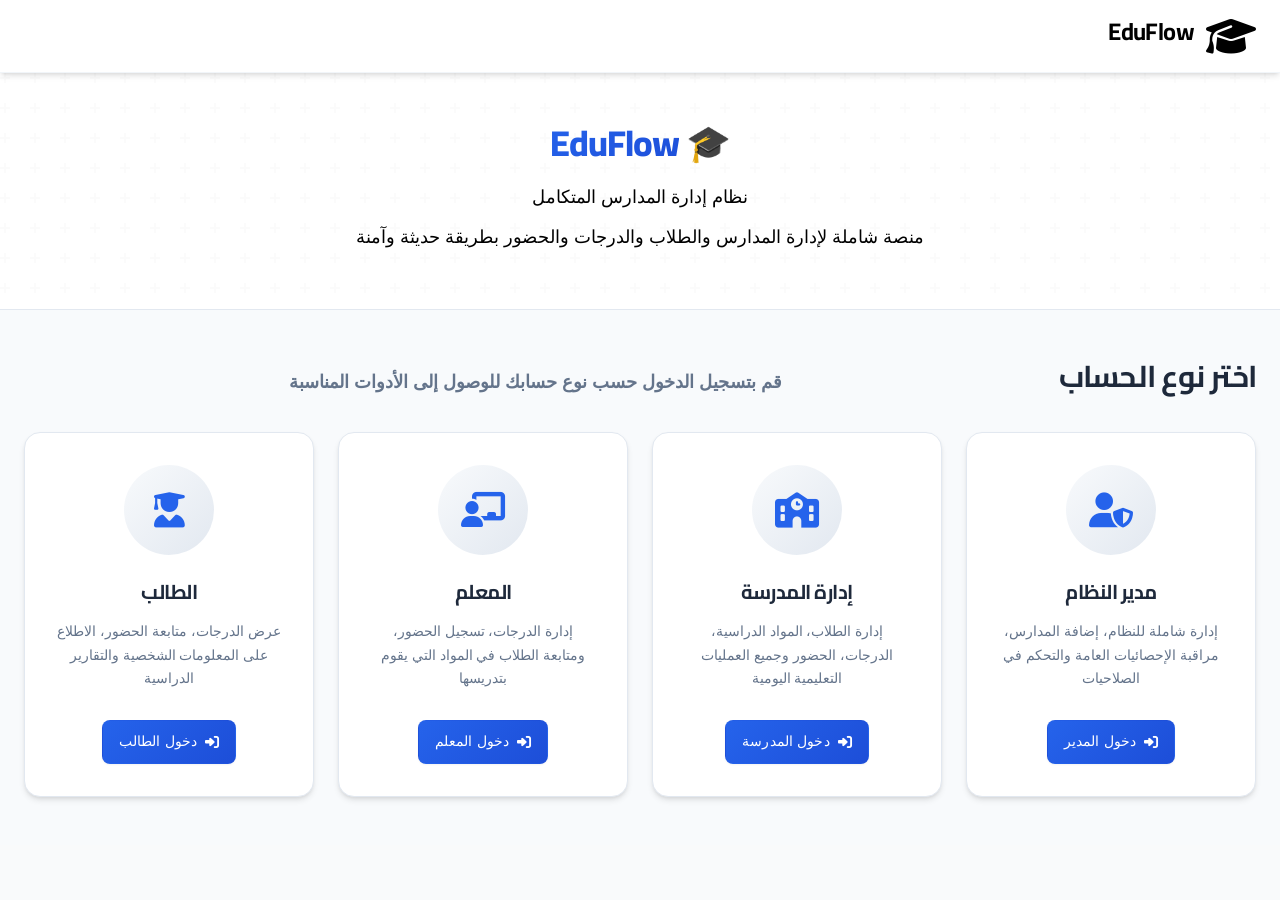
<file: public/index.html>
<!DOCTYPE html>
<html lang="ar" dir="rtl">
<head>
  <meta charset="UTF-8">
  <meta name="viewport" content="width=device-width, initial-scale=1.0">
  <title>EduFlow - نظام إدارة المدارس المتكامل</title>
  <link href="https://fonts.googleapis.com/css2?family=Cairo:wght@300;400;600;700&display=swap" rel="stylesheet">
  <link rel="stylesheet" href="https://cdnjs.cloudflare.com/ajax/libs/font-awesome/6.4.0/css/all.min.css">
  <link rel="stylesheet" href="assets/css/unified-design-system.css">
  <link rel="stylesheet" href="assets/css/unified-components.css">
  <link rel="stylesheet" href="assets/css/responsive-utilities.css">
  <link rel="stylesheet" href="assets/css/accessibility-enhancements.css">
  <link rel="stylesheet" href="assets/css/styles.css">
  <link rel="stylesheet" href="assets/css/enhanced.css">
  <link rel="stylesheet" href="assets/css/design-system.css">
</head>
<body>
  <!-- Skip to main content link -->
  <a href="#main-content" class="skip-link">تخطي إلى المحتوى الرئيسي</a>
  
  <header>
    <div class="container">
      <div class="header-content">
        <div class="logo">
          <i class="fas fa-graduation-cap" aria-hidden="true"></i>
          <h1>EduFlow</h1>
        </div>
        <div class="nav-links">
        </div>
      </div>
    </div>
  </header>

  <main id="main-content">
    <section id="home" class="hero">
      <div class="container">
        <div class="hero-content">
          <h2><span class="emoji-icon">🎓</span> <span class="text-gradient">EduFlow</span></h2>
          <p class="subtitle">نظام إدارة المدارس المتكامل</p>
          <p class="subtitle">منصة شاملة لإدارة المدارس والطلاب والدرجات والحضور بطريقة حديثة وآمنة</p>
        </div>
      </div>
    </section>

    <section class="role-selection" aria-labelledby="role-selection-heading">
      <div class="container">
        <div class="section-title">
          <h3 id="role-selection-heading">اختر نوع الحساب</h3>
          <p>قم بتسجيل الدخول حسب نوع حسابك للوصول إلى الأدوات المناسبة</p>
        </div>
        
        <div class="roles-grid grid-container grid-auto-fit" role="group" aria-label="نوع الحساب">
          <div class="role-card admin animate-fade-in card-hover-effect" role="button" tabindex="0" aria-label="مدير النظام - إدارة شاملة للنظام" onclick="showAdminLogin()" onkeydown="if(event.key === 'Enter' || event.key === ' ') { showAdminLogin(); event.preventDefault(); }">
            <div class="role-icon">
              <i class="fas fa-user-shield" aria-hidden="true"></i>
            </div>
            <h4>مدير النظام</h4>
            <p>إدارة شاملة للنظام، إضافة المدارس، مراقبة الإحصائيات العامة والتحكم في الصلاحيات</p>
            <button class="btn btn-primary" aria-hidden="true">
              <i class="fas fa-sign-in-alt" aria-hidden="true"></i>
              دخول المدير
            </button>
          </div>

          <div class="role-card school animate-fade-in card-hover-effect">
            <div class="role-icon">
              <i class="fas fa-school"></i>
            </div>
            <h4>إدارة المدرسة</h4>
            <p>إدارة الطلاب، المواد الدراسية، الدرجات، الحضور وجميع العمليات التعليمية اليومية</p>
            <button class="btn btn-primary" onclick="showSchoolLogin()">
              <i class="fas fa-sign-in-alt"></i>
              دخول المدرسة
            </button>
          </div>

          <div class="role-card teacher animate-fade-in card-hover-effect">
            <div class="role-icon">
              <i class="fas fa-chalkboard-teacher"></i>
            </div>
            <h4>المعلم</h4>
            <p>إدارة الدرجات، تسجيل الحضور، ومتابعة الطلاب في المواد التي يقوم بتدريسها</p>
            <button class="btn btn-primary" onclick="showTeacherLogin()">
              <i class="fas fa-sign-in-alt"></i>
              دخول المعلم
            </button>
          </div>

          <div class="role-card student animate-fade-in card-hover-effect">
            <div class="role-icon">
              <i class="fas fa-user-graduate"></i>
            </div>
            <h4>الطالب</h4>
            <p>عرض الدرجات، متابعة الحضور، الاطلاع على المعلومات الشخصية والتقارير الدراسية</p>
            <button class="btn btn-primary" onclick="showStudentLogin()">
              <i class="fas fa-sign-in-alt"></i>
              دخول الطالب
            </button>
          </div>
        </div>
      </div>
    </section>
  </main>

  <!-- Admin Login Modal -->
  <div id="adminLoginModal" class="modal" role="dialog" aria-labelledby="adminLoginTitle" aria-describedby="adminLoginDesc" aria-modal="true" tabindex="-1">
    <div class="modal-content" role="document">
      <span class="close-modal" onclick="closeModal('adminLoginModal')" aria-label="إغلاق النافذة" tabindex="0" onkeydown="if(event.key === 'Enter' || event.key === ' ') { closeModal('adminLoginModal'); event.preventDefault(); }">&times;</span>
      <h3 class="modal-title" id="adminLoginTitle">تسجيل الدخول كمسؤول</h3>
      <p id="adminLoginDesc" class="sr-only">أدخل بيانات تسجيل الدخول الخاصة بك للوصول إلى لوحة تحكم المدير</p>
      <form id="adminLoginForm" aria-label="نموذج تسجيل دخول المدير">
        <div class="form-group">
          <label for="adminUsername" class="form-label">اسم المستخدم</label>
          <input type="text" id="adminUsername" class="form-control" required aria-required="true">
        </div>
        <div class="form-group">
          <label for="adminPassword" class="form-label">كلمة المرور</label>
          <input type="password" id="adminPassword" class="form-control" required aria-required="true">
        </div>
        <button type="submit" class="btn btn-primary" style="width: 100%">دخول</button>
      </form>
    </div>
  </div>

  <!-- School Login Modal -->
  <div id="schoolLoginModal" class="modal">
    <div class="modal-content">
      <span class="close-modal" onclick="closeModal('schoolLoginModal')">&times;</span>
      <h3 class="modal-title">تسجيل الدخول كمدرسة</h3>
      <form id="schoolLoginForm">
        <div class="form-group">
          <label for="schoolCode">رمز المدرسة</label>
          <input type="text" id="schoolCode" class="form-control" required>
        </div>
        <button type="submit" class="btn btn-primary" style="width: 100%">دخول</button>
      </form>
    </div>
  </div>

  <!-- Student Login Modal -->
  <div id="studentLoginModal" class="modal">
    <div class="modal-content">
      <span class="close-modal" onclick="closeModal('studentLoginModal')">&times;</span>
      <h3 class="modal-title">تسجيل الدخول كطالب</h3>
      <form id="studentLoginForm">
        <div class="form-group">
          <label for="studentCode">رمز الطالب</label>
          <input type="text" id="studentCode" class="form-control" required>
        </div>
        <button type="submit" class="btn btn-primary" style="width: 100%">دخول</button>
      </form>
    </div>
  </div>

  <!-- Teacher Login Modal -->
  <div id="teacherLoginModal" class="modal">
    <div class="modal-content">
      <span class="close-modal" onclick="closeModal('teacherLoginModal')">&times;</span>
      <h3 class="modal-title">تسجيل الدخول كمعلم</h3>
      <form id="teacherLoginForm">
        <div class="form-group">
          <label for="teacherCode">رمز المعلم</label>
          <input type="text" id="teacherCode" class="form-control" required>
        </div>
        <button type="submit" class="btn btn-primary" style="width: 100%">دخول</button>
      </form>
    </div>
  </div>

  <script>
    // وظائف إدارة النوافذ المنبثقة
    function showAdminLogin() {
      document.getElementById('adminLoginModal').style.display = 'flex';
    }

    function showSchoolLogin() {
      document.getElementById('schoolLoginModal').style.display = 'flex';
    }

    function showStudentLogin() {
      document.getElementById('studentLoginModal').style.display = 'flex';
    }

    function showTeacherLogin() {
      document.getElementById('teacherLoginModal').style.display = 'flex';
    }

    function closeModal(modalId) {
      document.getElementById(modalId).style.display = 'none';
    }

    // إغلاق النافذة عند النقر خارجها
    window.onclick = function(event) {
      const modals = document.getElementsByClassName('modal');
      for (let i = 0; i < modals.length; i++) {
        if (event.target == modals[i]) {
          modals[i].style.display = "none";
        }
      }
    }

    // معالجة نموذج تسجيل الدخول للمسؤول
    document.getElementById('adminLoginForm').addEventListener('submit', async function(e) {
      e.preventDefault();
      const username = document.getElementById('adminUsername').value;
      const password = document.getElementById('adminPassword').value;
      
      try {
        const response = await fetch('/api/admin/login', {
          method: 'POST',
          headers: {
            'Content-Type': 'application/json'
          },
          body: JSON.stringify({ username, password })
        });
        
        if (!response.ok) {
          const errorResult = await response.json();
          throw new Error(errorResult.error || 'فشل تسجيل الدخول');
        }
        
        const result = await response.json();
        // Store token and user info
        localStorage.setItem('token', result.token);
        localStorage.setItem('user', JSON.stringify(result.user));
        
        toastManager.showSuccess('تم تسجيل الدخول بنجاح!');
        closeModal('adminLoginModal');
        
        // Redirect to admin dashboard
        window.location.href = '/admin-dashboard.html';
      } catch (error) {
        console.error('Login error:', error);
        toastManager.showError(error.message || 'حدث خطأ في الاتصال بالخادم');
      }
    });

    // معالجة نموذج تسجيل الدخول للمدرسة
    document.getElementById('schoolLoginForm').addEventListener('submit', async function(e) {
      e.preventDefault();
      const code = document.getElementById('schoolCode').value;
      
      try {
        const response = await fetch('/api/school/login', {
          method: 'POST',
          headers: {
            'Content-Type': 'application/json'
          },
          body: JSON.stringify({ code })
        });
        
        if (!response.ok) {
          const errorResult = await response.json();
          throw new Error(errorResult.error || 'فشل تسجيل الدخول');
        }
        
        const result = await response.json();
        // Store token and school info
        localStorage.setItem('token', result.token);
        localStorage.setItem('school', JSON.stringify(result.school));
        
        toastManager.showSuccess('تم تسجيل الدخول بنجاح!');
        closeModal('schoolLoginModal');
        
        // Redirect to school dashboard
        window.location.href = '/school-dashboard.html';
      } catch (error) {
        console.error('Login error:', error);
        toastManager.showError(error.message || 'حدث خطأ في الاتصال بالخادم');
      }
    });

    // معالجة نموذج تسجيل الدخول للطالب
    document.getElementById('studentLoginForm').addEventListener('submit', async function(e) {
      e.preventDefault();
      const code = document.getElementById('studentCode').value;
      
      try {
        const response = await fetch('/api/student/login', {
          method: 'POST',
          headers: {
            'Content-Type': 'application/json'
          },
          body: JSON.stringify({ code })
        });
        
        if (!response.ok) {
          const errorResult = await response.json();
          throw new Error(errorResult.error || 'فشل تسجيل الدخول');
        }
        
        const result = await response.json();
        // Store token and student info
        localStorage.setItem('token', result.token);
        localStorage.setItem('student', JSON.stringify(result.student));
        
        toastManager.showSuccess('تم تسجيل الدخول بنجاح!');
        closeModal('studentLoginModal');
        
        // Redirect to student portal
        window.location.href = '/student-portal.html';
      } catch (error) {
        console.error('Login error:', error);
        toastManager.showError(error.message || 'حدث خطأ في الاتصال بالخادم');
      }
    });

    // معالجة نموذج تسجيل الدخول للمعلم
    document.getElementById('teacherLoginForm').addEventListener('submit', async function(e) {
      e.preventDefault();
      const code = document.getElementById('teacherCode').value;
      
      try {
        const response = await fetch('/api/teacher/login', {
          method: 'POST',
          headers: {
            'Content-Type': 'application/json'
          },
          body: JSON.stringify({ teacher_code: code })
        });
        
        if (!response.ok) {
          const errorResult = await response.json();
          throw new Error(errorResult.error || 'فشل تسجيل الدخول');
        }
        
        const result = await response.json();
        // Store token and teacher info
        localStorage.setItem('teacher_token', result.token);
        localStorage.setItem('teacher', JSON.stringify(result.teacher));
        
        toastManager.showSuccess('تم تسجيل الدخول بنجاح!');
        closeModal('teacherLoginModal');
        
        // Redirect to teacher portal
        window.location.href = '/teacher-portal.html';
      } catch (error) {
        console.error('Login error:', error);
        toastManager.showError(error.message || 'حدث خطأ في الاتصال بالخادم');
      }
    });
  </script>
  <script src="assets/js/loading-feedback.js"></script>
</body>
</html>
</file>
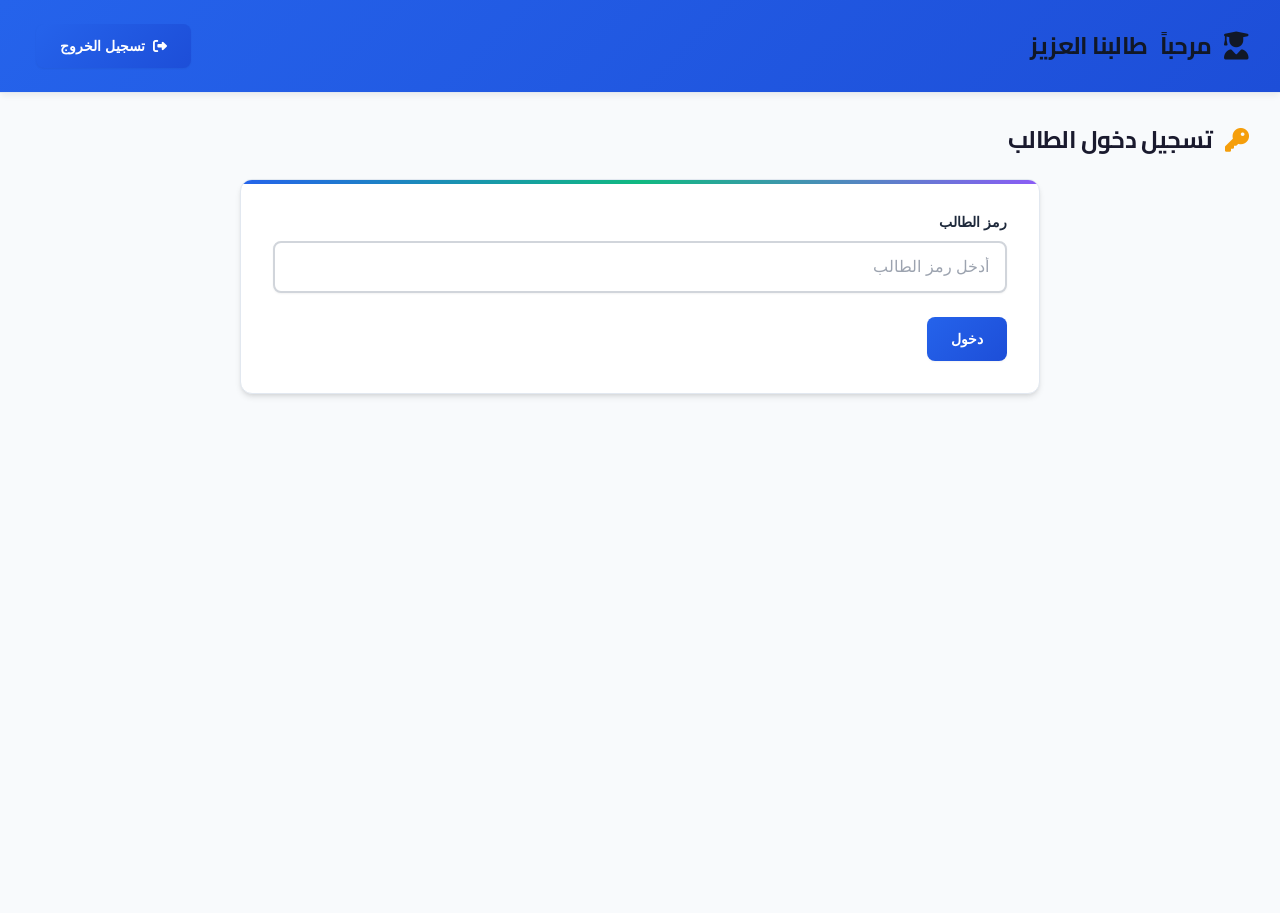
<file: public/student-portal.html>
<!DOCTYPE html>
<html lang="ar" dir="rtl">
<head>
    <meta charset="UTF-8">
    <meta name="viewport" content="width=device-width, initial-scale=1.0">
    <title>بوابة الطالب - EduFlow</title>
    <link href="https://fonts.googleapis.com/css2?family=Cairo:wght@300;400;700&display=swap" rel="stylesheet">
    <link rel="stylesheet" href="https://cdnjs.cloudflare.com/ajax/libs/font-awesome/6.4.0/css/all.min.css">
    <link rel="stylesheet" href="assets/css/unified-design-system.css">
    <link rel="stylesheet" href="assets/css/unified-components.css">
    <link rel="stylesheet" href="assets/css/responsive-utilities.css">
    <link rel="stylesheet" href="assets/css/accessibility-enhancements.css">
    <link rel="stylesheet" href="assets/css/styles.css">
    <link rel="stylesheet" href="assets/css/enhanced.css">
    <link rel="stylesheet" href="assets/css/design-system.css">
</head>
<body>
    <header class="student-header dashboard-header student">
        <h1 class="dashboard-title"><i class="fas fa-user-graduate"></i> مرحباً <span id="studentName">طالبنا العزيز</span></h1>
        <div style="display: flex; align-items: center; gap: 1rem;">
            <div class="academic-year-selector" id="academicYearSelectorContainer" style="display: none; align-items: center; gap: 0.5rem; background: rgba(255,255,255,0.1); padding: 0.5rem 1rem; border-radius: 8px;">
                <i class="fas fa-calendar-alt" style="color: var(--warning-400);"></i>
                <span style="font-size: 0.85rem;">السنة:</span>
                <select id="academicYearSelect" class="form-input" style="min-width: 120px; padding: 0.35rem; font-size: 0.85rem; background: white; color: #333; border-radius: 6px; border: none;" onchange="onAcademicYearChange()">
                    <option value="current">الحالية</option>
                </select>
            </div>
            <button onclick="logout()" class="btn-primary-school btn-primary">
                <i class="fas fa-sign-out-alt"></i> تسجيل الخروج
            </button>
        </div>
    </header>

    <section class="student-container" id="loginSection">
        <h2 class="h2-student section-title"><i class="fas fa-key"></i> تسجيل دخول الطالب</h2>
        <form class="form-student form-card" id="studentLoginForm">
            <div class="form-group-student">
                <label for="studentCode">رمز الطالب</label>
                <input type="text" id="studentCode" placeholder="أدخل رمز الطالب" class="form-control form-input" required>
            </div>
            <button type="submit" class="btn-primary-student btn-primary">دخول</button>
        </form>
    </section>

    <main class="student-container" id="portalSection" style="display:none">

        <div class="tabs">
            <div class="tab active" onclick="switchTab('detailed-scores')">الدرجات التفصيلية</div>
            <div class="tab" onclick="switchTab('attendance')">سجل الحضور</div>
            <div class="tab" onclick="switchTab('comprehensive-report')">التقرير التعليمي الشامل</div>
        </div>

        <!-- قسم الدرجات التفصيلية -->
        <div id="detailed-scores" class="tab-content active">
            <section class="section-card">
                <h2 class="h2-student section-title"><i class="fas fa-chart-bar"></i> الدرجات التفصيلية</h2>
                <table class="table-student table-enhanced" id="detailedScoresTable">
                    <thead>
                        <tr>
                            <th class="th-student">المادة</th>
                            <th class="th-student">شهر الأول</th>
                            <th class="th-student">شهر الثاني</th>
                            <th class="th-student">نصف السنة</th>
                            <th class="th-student">شهر الثالث</th>
                            <th class="th-student">شهر الرابع</th>
                            <th class="th-student">نهاية السنة</th>
                            <th class="th-student">النتيجة</th>
                        </tr>
                    </thead>
                    <tbody id="detailedScoresTableBody"></tbody>
                </table>
            </section>
        </div>

        <!-- قسم الحضور -->
        <div id="attendance" class="tab-content">
            <section class="section-card">
                <h2 class="h2-student section-title"><i class="fas fa-calendar-check"></i> سجل الحضور اليومي</h2>
                <table class="table-student table-enhanced" id="attendanceTable">
                    <thead>
                        <tr>
                            <th class="th-student">التاريخ</th>
                            <th class="th-student">الحالة العامة</th>
                            <th class="th-student">تفاصيل الحضور</th>
                            <th class="th-student">التاريخ المسجل</th>
                        </tr>
                    </thead>
                    <tbody id="attendanceTableBody"></tbody>
                </table>
            </section>
        </div>

        <!-- التقرير التعليمي الشامل -->
        <div id="comprehensive-report" class="tab-content">
            <section class="section-card">
                <h2 class="h2-student section-title"><i class="fas fa-clipboard-list"></i> التقرير التعليمي الشامل</h2>
                <div id="comprehensiveReportContainer" class="comprehensive-report-container">
                    <div class="report-loading">
                        <i class="fas fa-spinner fa-spin"></i>
                        <p>جاري تحميل التقرير...</p>
                    </div>
                </div>
            </section>
        </div>

    </main>

    <script>
        let currentStudent = null;
        let academicYears = [];
        let currentAcademicYearId = null;
        let selectedAcademicYearId = 'current';

        // Check for existing login on page load
        document.addEventListener('DOMContentLoaded', function() {
            const storedStudent = localStorage.getItem('student');
            if (storedStudent) {
                try {
                    currentStudent = JSON.parse(storedStudent);
                    if (currentStudent && currentStudent.full_name) {
                        // Student is already authenticated, show portal directly
                        document.getElementById('loginSection').style.display = 'none';
                        document.getElementById('portalSection').style.display = 'block';
                        document.getElementById('studentName').textContent = currentStudent.full_name;
                        loadAcademicYears();
                        displayStudentData();
                    }
                } catch (e) {
                    console.error('Error parsing stored student data:', e);
                    localStorage.removeItem('student');
                }
            }
        });

        // Grade thresholds based on grade scale
        const GRADE_THRESHOLDS = {
            scale10: {
                maxGrade: 10,
                passThreshold: 5,
                safeThreshold: 7,
                atRiskRange: '5-6',
                safeRange: '7-10',
                failRange: '0-4'
            },
            scale100: {
                maxGrade: 100,
                passThreshold: 50,
                safeThreshold: 70,
                atRiskRange: '50-69',
                safeRange: '70-100',
                failRange: '0-49'
            }
        };

        // Period order for trend analysis
        const PERIOD_ORDER = ['month1', 'month2', 'midterm', 'month3', 'month4', 'final'];
        const PERIOD_NAMES = {
            month1: 'شهر الأول',
            month2: 'شهر الثاني',
            midterm: 'نصف السنة',
            month3: 'شهر الثالث',
            month4: 'شهر الرابع',
            final: 'نهاية السنة'
        };

        // Analyze grade trends for a subject
        function analyzeGradeTrend(grades, maxGrade) {
            const thresholds = maxGrade === 10 ? 
                { passThreshold: 5, safeThreshold: 7 } : 
                { passThreshold: 50, safeThreshold: 70 };
            
            const gradeSequence = [];
            let firstNonZeroIndex = -1;
            let lastNonZeroIndex = -1;
            
            PERIOD_ORDER.forEach((period, index) => {
                const grade = parseInt(grades[period]) || 0;
                gradeSequence.push({ period, grade, index });
                if (grade > 0) {
                    if (firstNonZeroIndex === -1) firstNonZeroIndex = index;
                    lastNonZeroIndex = index;
                }
            });
            
            if (firstNonZeroIndex === -1) {
                return {
                    trend: 'none',
                    hasImprovement: false,
                    hasDeterioration: false,
                    recommendations: [],
                    latestGrade: 0,
                    firstGrade: 0,
                    consistency: 'unknown'
                };
            }
            
            const nonZeroGrades = gradeSequence.filter(g => g.grade > 0);
            const firstGrade = nonZeroGrades[0];
            const latestGrade = nonZeroGrades[nonZeroGrades.length - 1];
            
            let hasSignificantImprovement = false;
            let hasSignificantDeterioration = false;
            let hadZeroBeforeGoodGrade = false;
            
            // Check for zeros before good grades
            for (let i = 0; i < gradeSequence.length; i++) {
                const current = gradeSequence[i];
                if (current.grade === 0 && i < lastNonZeroIndex) {
                    for (let j = i + 1; j < gradeSequence.length; j++) {
                        if (gradeSequence[j].grade > 0) {
                            if (gradeSequence[j].grade >= thresholds.safeThreshold) {
                                hadZeroBeforeGoodGrade = true;
                            }
                            break;
                        }
                    }
                }
            }
            
            // Analyze consecutive grade changes
            for (let i = 1; i < nonZeroGrades.length; i++) {
                const prev = nonZeroGrades[i - 1];
                const curr = nonZeroGrades[i];
                const changePercent = ((curr.grade - prev.grade) / maxGrade) * 100;
                
                if (changePercent >= 30) hasSignificantImprovement = true;
                if (changePercent <= -30) hasSignificantDeterioration = true;
            }
            
            let trend = 'stable';
            const overallChangePercent = ((latestGrade.grade - firstGrade.grade) / maxGrade) * 100;
            if (overallChangePercent >= 20) trend = 'improving';
            else if (overallChangePercent <= -20) trend = 'declining';
            
            const avgGrade = nonZeroGrades.reduce((sum, g) => sum + g.grade, 0) / nonZeroGrades.length;
            const variance = nonZeroGrades.reduce((sum, g) => sum + Math.pow(g.grade - avgGrade, 2), 0) / nonZeroGrades.length;
            const consistencyRatio = Math.sqrt(variance) / maxGrade;
            
            let consistency = 'consistent';
            if (consistencyRatio > 0.25) consistency = 'inconsistent';
            else if (consistencyRatio > 0.15) consistency = 'variable';
            
            return {
                trend,
                hasImprovement: hasSignificantImprovement || hadZeroBeforeGoodGrade,
                hasDeterioration: hasSignificantDeterioration,
                hadZeroBeforeGoodGrade,
                latestGrade: latestGrade.grade,
                latestPeriod: latestGrade.period,
                firstGrade: firstGrade.grade,
                firstPeriod: firstGrade.period,
                avgGrade,
                consistency
            };
        }

        // ============================================================================
        // PROFESSIONAL ACADEMIC RECOMMENDATION ENGINE FOR STUDENT PORTAL
        // ============================================================================
        class StudentAcademicAdvisor {
            constructor(scores, maxGrade, thresholds, studentGrade) {
                this.scores = scores;
                this.maxGrade = maxGrade;
                this.thresholds = thresholds;
                this.studentGrade = studentGrade;
                this.analysis = this.analyzePerformance();
            }

            analyzePerformance() {
                const subjects = {};
                let totalGrades = 0;
                let gradeCount = 0;
                let strongSubjects = [];
                let moderateSubjects = [];
                let weakSubjects = [];
                let improvingSubjects = [];
                let decliningSubjects = [];
                let inconsistentSubjects = [];
                let missedAssessments = [];

                for (const subject in this.scores) {
                    const subjectGrades = this.scores[subject];
                    const trend = analyzeGradeTrend(subjectGrades, this.maxGrade);
                    
                    let subjectTotal = 0;
                    let subjectCount = 0;
                    let periodGrades = [];

                    PERIOD_ORDER.forEach(period => {
                        const grade = parseInt(subjectGrades[period]) || 0;
                        periodGrades.push({ period, grade });
                        if (grade > 0) {
                            subjectTotal += grade;
                            subjectCount++;
                            totalGrades += grade;
                            gradeCount++;
                        } else if (trend.latestGrade > 0) {
                            const hasLaterGrade = PERIOD_ORDER.slice(PERIOD_ORDER.indexOf(period) + 1)
                                .some(p => (parseInt(subjectGrades[p]) || 0) > 0);
                            if (hasLaterGrade) {
                                missedAssessments.push({ subject, period: PERIOD_NAMES[period] });
                            }
                        }
                    });

                    if (subjectCount > 0) {
                        const avg = subjectTotal / subjectCount;
                        const percentage = (avg / this.maxGrade) * 100;
                        
                        const subjectData = {
                            name: subject,
                            average: avg,
                            percentage,
                            trend,
                            gradeCount: subjectCount,
                            periodGrades,
                            latestGrade: trend.latestGrade,
                            consistency: trend.consistency
                        };

                        subjects[subject] = subjectData;

                        if (avg >= this.thresholds.safeThreshold) {
                            strongSubjects.push(subjectData);
                        } else if (avg >= this.thresholds.passThreshold) {
                            moderateSubjects.push(subjectData);
                        } else {
                            weakSubjects.push(subjectData);
                        }

                        if (trend.hasImprovement) improvingSubjects.push(subjectData);
                        if (trend.hasDeterioration) decliningSubjects.push(subjectData);
                        if (trend.consistency === 'inconsistent') inconsistentSubjects.push(subjectData);
                    }
                }

                const overallAvg = gradeCount > 0 ? totalGrades / gradeCount : 0;
                const overallPercentage = (overallAvg / this.maxGrade) * 100;

                return {
                    subjects,
                    overallAvg,
                    overallPercentage,
                    strongSubjects: strongSubjects.sort((a, b) => b.average - a.average),
                    moderateSubjects: moderateSubjects.sort((a, b) => b.average - a.average),
                    weakSubjects: weakSubjects.sort((a, b) => a.average - b.average),
                    improvingSubjects,
                    decliningSubjects,
                    inconsistentSubjects,
                    missedAssessments,
                    totalSubjects: Object.keys(subjects).length,
                    assessedPeriods: gradeCount
                };
            }

            getPerformanceLevel() {
                const pct = this.analysis.overallPercentage;
                if (pct >= 90) return { level: 'excellent', label: 'متميز', icon: '🌟' };
                if (pct >= 80) return { level: 'very-good', label: 'جيد جداً', icon: '⭐' };
                if (pct >= 70) return { level: 'good', label: 'جيد', icon: '✅' };
                if (pct >= 60) return { level: 'satisfactory', label: 'مقبول', icon: '🟡' };
                if (pct >= 50) return { level: 'at-risk', label: 'تحذير', icon: '⚠️' };
                return { level: 'critical', label: 'حرج', icon: '🚨' };
            }

            generatePersonalSummary() {
                const a = this.analysis;
                const perf = this.getPerformanceLevel();
                const summary = [];

                summary.push(`<div class="rec-header">${perf.icon} <strong>${perf.label}</strong> | ${a.overallAvg.toFixed(1)}/${this.maxGrade} (${a.overallPercentage.toFixed(0)}%)</div>`);
                
                const stats = [];
                if (a.strongSubjects.length > 0) stats.push(`<span class="rec-badge success">${a.strongSubjects.length} متفوق</span>`);
                if (a.moderateSubjects.length > 0) stats.push(`<span class="rec-badge warning">${a.moderateSubjects.length} تحذير</span>`);
                if (a.weakSubjects.length > 0) stats.push(`<span class="rec-badge danger">${a.weakSubjects.length} ضعيف</span>`);
                if (stats.length > 0) summary.push(`<div class="rec-stats">${stats.join(' ')}</div>`);

                return summary;
            }

            generateStrengthsSection() {
                const a = this.analysis;
                const strengths = [];

                if (a.strongSubjects.length === 0 && a.improvingSubjects.length === 0) {
                    return [];
                }

                let items = [];
                a.strongSubjects.forEach(s => {
                    let badge = s.trend.trend === 'improving' ? ' ↑' : (s.consistency === 'consistent' ? ' ●' : '');
                    items.push(`<span class="rec-item success">${s.name} ${s.average.toFixed(1)}${badge}</span>`);
                });

                const improvingNotStrong = a.improvingSubjects.filter(s => !a.strongSubjects.find(str => str.name === s.name));
                improvingNotStrong.forEach(s => {
                    items.push(`<span class="rec-item improving">${s.name} ↑${s.trend.latestGrade}</span>`);
                });

                if (items.length > 0) {
                    strengths.push(`<div class="rec-section"><span class="rec-label">💪 نقاط القوة:</span> ${items.join(' ')}</div>`);
                }

                return strengths;
            }

            generateImprovementAreas() {
                const a = this.analysis;
                const areas = [];

                // Critical subjects
                if (a.weakSubjects.length > 0) {
                    let items = a.weakSubjects.map(s => {
                        let badge = s.trend.hasImprovement ? ' ↑' : (s.trend.hasDeterioration ? ' ↓' : '');
                        return `<span class="rec-item danger">${s.name} ${s.average.toFixed(1)}${badge}</span>`;
                    });
                    areas.push(`<div class="rec-section"><span class="rec-label">🚨 تحتاج تقوية:</span> ${items.join(' ')}</div>`);
                }

                // At-risk subjects
                if (a.moderateSubjects.length > 0) {
                    let items = a.moderateSubjects.map(s => {
                        const gap = (this.thresholds.safeThreshold - s.average).toFixed(1);
                        return `<span class="rec-item warning">${s.name} -${gap}</span>`;
                    });
                    areas.push(`<div class="rec-section"><span class="rec-label">⚠️ منطقة الخطر:</span> ${items.join(' ')}</div>`);
                }

                // Declining (not already weak)
                const decliningNotWeak = a.decliningSubjects.filter(s => !a.weakSubjects.find(w => w.name === s.name));
                if (decliningNotWeak.length > 0) {
                    let items = decliningNotWeak.map(s => `<span class="rec-item declining">${s.name} ↓</span>`);
                    areas.push(`<div class="rec-section"><span class="rec-label">📉 تراجع:</span> ${items.join(' ')}</div>`);
                }

                // Inconsistent
                if (a.inconsistentSubjects.length > 0) {
                    let items = a.inconsistentSubjects.map(s => `<span class="rec-item unstable">${s.name}</span>`);
                    areas.push(`<div class="rec-section"><span class="rec-label">⚡ غير مستقر:</span> ${items.join(' ')}</div>`);
                }

                // Missed assessments
                if (a.missedAssessments.length > 0) {
                    const grouped = {};
                    a.missedAssessments.forEach(m => {
                        if (!grouped[m.subject]) grouped[m.subject] = [];
                        grouped[m.subject].push(m.period);
                    });
                    let items = Object.keys(grouped).map(subj => `<span class="rec-item info">${subj}</span>`);
                    areas.push(`<div class="rec-section"><span class="rec-label">📋 فاتك:</span> ${items.join(' ')}</div>`);
                }

                if (areas.length === 0 && a.strongSubjects.length > 0) {
                    areas.push(`<div class="rec-section success-msg">✅ أداء ممتاز - استمر!</div>`);
                }

                return areas;
            }

            generateStudyPlan() {
                const a = this.analysis;
                const perf = this.getPerformanceLevel();
                const plan = [];

                // Only show plan if there are areas to improve
                if (a.weakSubjects.length === 0 && a.moderateSubjects.length === 0 && 
                    (perf.level === 'excellent' || perf.level === 'very-good')) {
                    return [];
                }

                let tips = [];
                if (perf.level === 'excellent' || perf.level === 'very-good') {
                    tips = ['استمر بنفس الأسلوب', 'شارك بالمسابقات'];
                } else if (perf.level === 'good' || perf.level === 'satisfactory') {
                    tips = ['+30 دقيقة دراسة يومياً', 'ركز على الفهم'];
                } else {
                    tips = ['2-3 ساعات دراسة يومياً', 'دروس تقوية', 'اسأل المعلم'];
                }

                // Priority subjects
                let priority = [];
                if (a.weakSubjects.length > 0) {
                    priority = a.weakSubjects.slice(0, 3).map(s => s.name);
                } else if (a.moderateSubjects.length > 0) {
                    priority = a.moderateSubjects.slice(0, 3).map(s => s.name);
                }

                if (priority.length > 0) {
                    plan.push(`<div class="rec-section"><span class="rec-label">📝 الأولوية:</span> <span class="rec-priority">${priority.join('، ')}</span></div>`);
                }
                
                plan.push(`<div class="rec-section"><span class="rec-label">💡 نصائح:</span> <span class="rec-tips">${tips.join(' • ')}</span></div>`);

                return plan;
            }

            generateMotivationalMessage() {
                const perf = this.getPerformanceLevel();
                const messages = [];

                let msg = '';
                if (perf.level === 'excellent' || perf.level === 'very-good') {
                    msg = 'تميز واضح! استمر في التفوق.';
                } else if (perf.level === 'good' || perf.level === 'satisfactory') {
                    msg = 'أنت على الطريق الصحيح.';
                } else if (perf.level === 'at-risk') {
                    msg = 'ابدأ الآن - التحسن ممكن.';
                } else {
                    msg = 'كل خطوة تقربك من النجاح.';
                }

                messages.push(`<div class="rec-motivation">💬 ${msg}</div>`);
                return messages;
            }

            generateFullAdvice() {
                const advice = [];
                
                advice.push(...this.generatePersonalSummary());
                advice.push(...this.generateStrengthsSection());
                advice.push(...this.generateImprovementAreas());
                advice.push(...this.generateStudyPlan());
                advice.push(...this.generateMotivationalMessage());
                advice.push(`<div class="rec-footer">النجاح: ${this.thresholds.passThreshold}/${this.maxGrade} | الأمان: ${this.thresholds.safeThreshold}+</div>`);
                
                return advice;
            }
        }

        function generateStudentRecommendations(scores, maxGrade, thresholds, studentGrade) {
            const advisor = new StudentAcademicAdvisor(scores, maxGrade, thresholds, studentGrade);
            return advisor.generateFullAdvice();
        }

        // AI Performance Prediction Model with pass/fail forecasting and future grade prediction
        class PerformanceModel {
            predictPerformance(student) {
                if (!student || !student.detailed_scores) return { 
                    level: 'average', 
                    score: 0, 
                    recommendations: ['لا توجد بيانات كافية'],
                    riskLevel: 'unknown',
                    subjectTrends: {},
                    passFailPrediction: 'غير محدد',
                    predictedGrades: {}
                };
                
                const scores = typeof student.detailed_scores === 'string' ? JSON.parse(student.detailed_scores) : student.detailed_scores;
                let totalGrades = 0;
                let gradeCount = 0;
                let maxGrade = this.getMaxGradeForStudent(student.grade);
                let thresholds = this.getThresholds(maxGrade);
                let poorSubjects = [];
                let atRiskSubjects = [];
                let safeSubjects = [];
                let improvingSubjects = [];
                let decliningSubjects = [];
                let inconsistentSubjects = [];
                let subjectTrends = {};
                let subjectPredictions = {};
                
                for (const subject in scores) {
                    const subjectGrades = scores[subject];
                    let subjectTotal = 0;
                    let subjectGradeCount = 0;
                    
                    // Analyze trend for this subject
                    const trendAnalysis = analyzeGradeTrend(subjectGrades, maxGrade);
                    subjectTrends[subject] = trendAnalysis;
                    
                    // Predict future grades for this subject
                    subjectPredictions[subject] = this.predictSubjectGrades(subjectGrades, trendAnalysis, maxGrade);
                    
                    for (const period in subjectGrades) {
                        const grade = parseInt(subjectGrades[period]) || 0;
                        if (grade > 0) {
                            subjectTotal += grade;
                            subjectGradeCount++;
                            totalGrades += grade;
                            gradeCount++;
                        }
                    }
                    
                    if (subjectGradeCount > 0) {
                        const subjectAvg = subjectTotal / subjectGradeCount;
                        const subjectData = {
                            name: subject,
                            avg: subjectAvg,
                            trend: trendAnalysis,
                            latestGrade: trendAnalysis.latestGrade,
                            prediction: subjectPredictions[subject]
                        };
                        
                        if (subjectAvg < thresholds.passThreshold) {
                            poorSubjects.push(subjectData);
                        } else if (subjectAvg < thresholds.safeThreshold) {
                            atRiskSubjects.push(subjectData);
                        } else {
                            safeSubjects.push(subjectData);
                        }
                        
                        // Track trend categories
                        if (trendAnalysis.hasImprovement) {
                            improvingSubjects.push(subjectData);
                        }
                        if (trendAnalysis.hasDeterioration) {
                            decliningSubjects.push(subjectData);
                        }
                        if (trendAnalysis.consistency === 'inconsistent') {
                            inconsistentSubjects.push(subjectData);
                        }
                    }
                }

                const avg = gradeCount > 0 ? (totalGrades / (gradeCount * maxGrade)) * 100 : 0;
                const rawAvg = gradeCount > 0 ? totalGrades / gradeCount : 0;
                let level = 'average';
                let riskLevel = 'safe';

                const safePercentage = (thresholds.safeThreshold / maxGrade) * 100;
                const passPercentage = (thresholds.passThreshold / maxGrade) * 100;

                if (avg >= 90) {
                    level = 'excellent';
                    riskLevel = 'safe';
                } else if (avg >= safePercentage) {
                    level = 'good';
                    riskLevel = 'safe';
                } else if (avg >= passPercentage) {
                    level = 'average';
                    riskLevel = 'at-risk';
                } else {
                    level = 'needs-improvement';
                    riskLevel = 'fail';
                }

                // Calculate pass/fail prediction
                const passFailPrediction = this.calculatePassFailPrediction(
                    rawAvg, thresholds, subjectPredictions, poorSubjects.length, 
                    atRiskSubjects.length, safeSubjects.length
                );

                // Generate professional comprehensive recommendations
                const recommendations = generateStudentRecommendations(scores, maxGrade, thresholds, student.grade);

                return { 
                    level, 
                    score: avg, 
                    recommendations, 
                    riskLevel, 
                    rawAvg, 
                    maxGrade,
                    thresholds,
                    subjectTrends,
                    improvingSubjects,
                    decliningSubjects,
                    inconsistentSubjects,
                    poorSubjects,
                    atRiskSubjects,
                    safeSubjects,
                    passFailPrediction,
                    subjectPredictions
                };
            }

            // Predict future grades for a subject based on trend analysis
            predictSubjectGrades(subjectGrades, trendAnalysis, maxGrade) {
                const periods = ['month1', 'month2', 'midterm', 'month3', 'month4', 'final'];
                const periodNames = {
                    'month1': 'شهر أول',
                    'month2': 'شهر ثاني', 
                    'midterm': 'نصف السنة',
                    'month3': 'شهر ثالث',
                    'month4': 'شهر رابع',
                    'final': 'نهائي'
                };
                
                // Get existing grades
                const existingGrades = {};
                const missingPeriods = [];
                
                periods.forEach(period => {
                    const grade = parseInt(subjectGrades[period]) || 0;
                    if (grade > 0) {
                        existingGrades[period] = grade;
                    } else {
                        missingPeriods.push(period);
                    }
                });

                // If all periods have grades, no prediction needed
                if (missingPeriods.length === 0) {
                    return {
                        currentAverage: trendAnalysis.avgGrade || 0,
                        predictedAverage: trendAnalysis.avgGrade || 0,
                        missingPeriods: [],
                        forecast: {}
                    };
                }

                // Calculate prediction based on trend
                let predictedGrade = trendAnalysis.latestGrade || trendAnalysis.avgGrade || (maxGrade * 0.6);
                
                // Adjust based on trend direction
                if (trendAnalysis.trend === 'improving') {
                    predictedGrade = Math.min(maxGrade, predictedGrade * 1.05); // 5% improvement
                } else if (trendAnalysis.trend === 'declining') {
                    predictedGrade = Math.max(0, predictedGrade * 0.95); // 5% decline
                }

                // Generate forecast for missing periods
                const forecast = {};
                missingPeriods.forEach(period => {
                    // Add some variation to make predictions more realistic
                    const variation = (Math.random() - 0.5) * (maxGrade * 0.1); // ±5% variation
                    let periodPrediction = Math.round(Math.max(0, Math.min(maxGrade, predictedGrade + variation)));
                    
                    // Ensure passing grade if student is improving
                    if (trendAnalysis.trend === 'improving' && periodPrediction < maxGrade * 0.5) {
                        periodPrediction = Math.round(maxGrade * 0.55);
                    }
                    
                    forecast[period] = {
                        grade: periodPrediction,
                        periodName: periodNames[period]
                    };
                });

                // Calculate predicted final average
                let totalPredicted = Object.values(existingGrades).reduce((a, b) => a + b, 0);
                Object.values(forecast).forEach(f => totalPredicted += f.grade);
                const predictedAverage = Math.round(totalPredicted / periods.length);

                return {
                    currentAverage: trendAnalysis.avgGrade || 0,
                    predictedAverage: predictedAverage,
                    missingPeriods: missingPeriods,
                    forecast: forecast
                };
            }

            // Calculate pass/fail prediction based on current performance and trends
            calculatePassFailPrediction(rawAvg, thresholds, subjectPredictions, poorCount, atRiskCount, safeCount) {
                const totalSubjects = poorCount + atRiskCount + safeCount;
                if (totalSubjects === 0) return { status: 'غير محدد', confidence: 0, message: 'لا توجد بيانات كافية' };

                // Calculate weighted prediction based on subject categories
                const poorWeight = poorCount * 0;
                const atRiskWeight = atRiskCount * 0.5;
                const safeWeight = safeCount * 1;
                const passProbability = (poorWeight + atRiskWeight + safeWeight) / totalSubjects;

                // Analyze predicted averages
                let subjectsPredictedToPass = 0;
                let subjectsPredictedToFail = 0;
                
                for (const subject in subjectPredictions) {
                    const pred = subjectPredictions[subject];
                    if (pred.predictedAverage >= thresholds.passThreshold) {
                        subjectsPredictedToPass++;
                    } else {
                        subjectsPredictedToFail++;
                    }
                }

                // Determine final prediction
                let status, confidence, message, icon;
                
                if (rawAvg >= thresholds.safeThreshold) {
                    status = 'ناجح';
                    confidence = 95;
                    message = 'أداء متميز - المتوقع النجاح بدرجات عالية';
                    icon = '✅';
                } else if (rawAvg >= thresholds.passThreshold) {
                    if (subjectsPredictedToFail === 0) {
                        status = 'ناجح';
                        confidence = 80;
                        message = 'على المسار الصحيح - المتوقع النجاح';
                        icon = '✅';
                    } else {
                        status = 'ناجح بصعوبة';
                        confidence = 65;
                        message = 'على حدود النجاح - يحتاج مزيد من الجهد';
                        icon = '⚠️';
                    }
                } else {
                    // Below passing threshold
                    const improving = Object.values(subjectPredictions).some(p => p.predictedAverage > rawAvg);
                    if (improving) {
                        status = 'راسب (قابل للتحسن)';
                        confidence = 40;
                        message = 'حالياً راسب لكن التحسن ممكن بالاجتهاد';
                        icon = '⚠️';
                    } else {
                        status = 'راسب';
                        confidence = 85;
                        message = 'تحذير: المتوقع الرسوب بدون تدخل عاجل';
                        icon = '❌';
                    }
                }

                return {
                    status,
                    confidence,
                    message,
                    icon,
                    passProbability: Math.round(passProbability * 100),
                    subjectsPredictedToPass,
                    subjectsPredictedToFail
                };
            }

            getMaxGradeForStudent(studentGrade) {
                if (!studentGrade) return 100;
                
                // Extract the grade parts from the grade string (e.g., "ابتدائي - الأول الابتدائي")
                const gradeParts = studentGrade.split(' - ');
                if (gradeParts.length < 2) return 100;
                
                const educationalLevel = gradeParts[0].trim(); // e.g., "ابتدائي"
                const gradeLevel = gradeParts[1].trim(); // e.g., "الأول الابتدائي"
                
                // Check if this is an elementary (ابتدائي) school level
                const isElementary = educationalLevel.includes('ابتدائي') || 
                                     gradeLevel.includes('ابتدائي') || 
                                     gradeLevel.includes('الابتدائي');
                
                // Only apply 10-point scale to elementary grades 1-4
                if (isElementary) {
                    // Check if grade is first, second, third, or fourth
                    // Handle both formats: with and without the definite article "ال"
                    const isGrades1to4 = gradeLevel.includes('الأول') || gradeLevel.includes('الثاني') || 
                                         gradeLevel.includes('الثالث') || gradeLevel.includes('الرابع') ||
                                         gradeLevel.includes('اول') || gradeLevel.includes('ثاني') || 
                                         gradeLevel.includes('ثالث') || gradeLevel.includes('رابع') ||
                                         gradeLevel.includes('الاول');
                    
                    // Make sure it's NOT fifth or sixth grade (which should use 100-point scale)
                    const isGrades5or6 = gradeLevel.includes('الخامس') || gradeLevel.includes('السادس') ||
                                         gradeLevel.includes('خامس') || gradeLevel.includes('سادس');
                    
                    if (isGrades1to4 && !isGrades5or6) {
                        return 10;
                    }
                }
                
                // For all other grades (including elementary 5-6, middle, secondary, preparatory), max grade is 100
                return 100;
            }

            getThresholds(maxGrade) {
                return maxGrade === 10 ? GRADE_THRESHOLDS.scale10 : GRADE_THRESHOLDS.scale100;
            }
        }

        const aiModel = new PerformanceModel();

        document.getElementById('studentLoginForm').addEventListener('submit', async (e) => {
            e.preventDefault();
            const code = document.getElementById('studentCode').value;
            const res = await fetch('/api/student/login', {
                method: 'POST',
                headers: { 'Content-Type': 'application/json' },
                body: JSON.stringify({ code })
            });
            const data = await res.json();
            if (data.error) {
                toastManager.showError(data.error);
            } else {
                currentStudent = data.student;
                localStorage.setItem('student', JSON.stringify(currentStudent));
                document.getElementById('loginSection').style.display = 'none';
                document.getElementById('portalSection').style.display = 'block';
                document.getElementById('studentName').textContent = currentStudent.full_name;
                loadAcademicYears();
                displayStudentData();
                toastManager.showSuccess('تم تسجيل الدخول بنجاح!');
            }
        });

        // التبديل بين علامات التبويب
        function switchTab(tabId) {
            document.querySelectorAll('.tab').forEach(tab => tab.classList.remove('active'));
            document.querySelectorAll('.tab-content').forEach(content => content.classList.remove('active'));
            
            // تحديد التبويب النشط
            const tabIndex = {
                'detailed-scores': 1,
                'attendance': 2,
                'comprehensive-report': 3
            };
            
            document.querySelector(`.tab:nth-child(${tabIndex[tabId] || 1})`).classList.add('active');
            document.getElementById(tabId).classList.add('active');
            
            // تحميل التقرير الشامل عند التبديل لتبويبه
            if (tabId === 'comprehensive-report') {
                loadComprehensiveReport();
            }
        }

        // Get grade status with at-risk thresholds and trend info
        function getGradeStatus(gradeValue, maxGrade, trendAnalysis = null) {
            const thresholds = maxGrade === 10 ? GRADE_THRESHOLDS.scale10 : GRADE_THRESHOLDS.scale100;
            
            // Build trend icon and info
            let trendIcon = '';
            let trendInfo = '';
            
            if (trendAnalysis) {
                if (trendAnalysis.hadZeroBeforeGoodGrade) {
                    trendIcon = ' 📈';
                    trendInfo = `تحسن ممتاز من 0 إلى ${trendAnalysis.latestGrade}/${maxGrade}`;
                } else if (trendAnalysis.hasImprovement) {
                    trendIcon = ' ↑';
                    trendInfo = `مسار تصاعدي: ${trendAnalysis.firstGrade} → ${trendAnalysis.latestGrade}`;
                } else if (trendAnalysis.hasDeterioration) {
                    trendIcon = ' ↓';
                    trendInfo = `مسار تنازلي: ${trendAnalysis.firstGrade} → ${trendAnalysis.latestGrade}`;
                } else if (trendAnalysis.consistency === 'inconsistent') {
                    trendIcon = ' ⚡';
                    trendInfo = 'أداء غير مستقر';
                }
            }
            
            if (gradeValue === 0) {
                return { status: 'pending', text: 'معلق', cssClass: 'grade-pending', recommendation: '', trendIcon: '', trendInfo: '' };
            } else if (gradeValue >= thresholds.safeThreshold) {
                let recommendation = 'أداء ممتاز';
                if (trendAnalysis && trendAnalysis.hadZeroBeforeGoodGrade) {
                    recommendation = `تحسن ممتاز! استمر في الحفاظ على الاستمرارية.`;
                }
                return { status: 'safe', text: 'ناجح ✅' + trendIcon, cssClass: 'grade-safe', recommendation, trendIcon, trendInfo };
            } else if (gradeValue >= thresholds.passThreshold) {
                let recommendation = 'في منطقة الخطر';
                if (trendAnalysis && trendAnalysis.hasImprovement) {
                    recommendation = `مسار تصاعدي! استمر للوصول للمنطقة الآمنة.`;
                } else if (trendAnalysis && trendAnalysis.hasDeterioration) {
                    recommendation = `تحذير: مسار تنازلي - يحتاج تدخل عاجل`;
                }
                return { status: 'at-risk', text: 'ناجح (تحذير) ⚠️' + trendIcon, cssClass: 'grade-at-risk', recommendation, trendIcon, trendInfo };
            } else {
                let recommendation = 'يحتاج تقوية';
                if (trendAnalysis && trendAnalysis.hasImprovement) {
                    recommendation = `تحسن ملحوظ! استمر للوصول لدرجة النجاح.`;
                }
                return { status: 'fail', text: 'راسب ❌' + trendIcon, cssClass: 'grade-fail', recommendation, trendIcon, trendInfo };
            }
        }

        function displayStudentData() {
            // Removed student personal information display
            
            // Get max grade for this student
            const maxGrade = aiModel.getMaxGradeForStudent(currentStudent.grade);
            const thresholds = aiModel.getThresholds(maxGrade);
            
            const tbody = document.getElementById('detailedScoresTableBody');
            tbody.innerHTML = '';
            
            // First priority: Use grades from API (student_grades table - teacher-entered grades)
            if (currentStudent.gradesFromAPI && currentStudent.gradesFromAPI.length > 0) {
                currentStudent.gradesFromAPI.forEach(grade => {
                    const month1 = parseFloat(grade.month1) || 0;
                    const month2 = parseFloat(grade.month2) || 0;
                    const midterm = parseFloat(grade.midterm) || 0;
                    const month3 = parseFloat(grade.month3) || 0;
                    const month4 = parseFloat(grade.month4) || 0;
                    const final = parseFloat(grade.final) || 0;
                    
                    const scores = { month1, month2, midterm, month3, month4, final };
                    
                    // Analyze trend for this subject
                    const trendAnalysis = analyzeGradeTrend(scores, maxGrade);
                    
                    // Get the latest grade entered (from final to month1)
                    const periods = ['final', 'month4', 'month3', 'midterm', 'month2', 'month1'];
                    let latestGrade = 0;
                    
                    for (let period of periods) {
                        const gradeVal = parseFloat(scores[period]) || 0;
                        if (gradeVal > 0) {
                            latestGrade = gradeVal;
                            break;
                        }
                    }
                    
                    // Use enhanced grade status with trend analysis
                    const gradeStatus = getGradeStatus(latestGrade, maxGrade, trendAnalysis);
                    
                    // Build tooltip for trend info
                    const trendTooltip = gradeStatus.trendInfo ? `title="${gradeStatus.trendInfo}"` : '';
                    
                    const row = document.createElement('tr');
                    row.innerHTML = `
                        <td class="td-student">${grade.subject_name}</td>
                        <td class="td-student">${month1}</td>
                        <td class="td-student">${month2}</td>
                        <td class="td-student">${midterm}</td>
                        <td class="td-student">${month3}</td>
                        <td class="td-student">${month4}</td>
                        <td class="td-student">${final}</td>
                        <td class="td-student"><span class="${gradeStatus.cssClass}" ${trendTooltip}>${gradeStatus.text}</span></td>
                    `;
                    tbody.appendChild(row);
                });
            } else {
                // Fallback: Use detailed_scores from student record (legacy storage)
                const detailedScores = JSON.parse(currentStudent.detailed_scores || '{}');
                
                Object.entries(detailedScores).forEach(([subject, scores]) => {
                    const month1 = parseFloat(scores.month1) || 0;
                    const month2 = parseFloat(scores.month2) || 0;
                    const midterm = parseFloat(scores.midterm) || 0;
                    const month3 = parseFloat(scores.month3) || 0;
                    const month4 = parseFloat(scores.month4) || 0;
                    const final = parseFloat(scores.final) || 0;
                    
                    // Analyze trend for this subject
                    const trendAnalysis = analyzeGradeTrend(scores, maxGrade);
                    
                    // Get the latest grade entered (from final to month1)
                    const periods = ['final', 'month4', 'month3', 'midterm', 'month2', 'month1'];
                    let latestGrade = 0;
                    
                    for (let period of periods) {
                        const grade = parseFloat(scores[period]) || 0;
                        if (grade > 0) {
                            latestGrade = grade;
                            break;
                        }
                    }
                    
                    // Use enhanced grade status with trend analysis
                    const gradeStatus = getGradeStatus(latestGrade, maxGrade, trendAnalysis);
                    
                    // Build tooltip for trend info
                    const trendTooltip = gradeStatus.trendInfo ? `title="${gradeStatus.trendInfo}"` : '';
                    
                    const row = document.createElement('tr');
                    row.innerHTML = `
                        <td class="td-student">${subject}</td>
                        <td class="td-student">${month1}</td>
                        <td class="td-student">${month2}</td>
                        <td class="td-student">${midterm}</td>
                        <td class="td-student">${month3}</td>
                        <td class="td-student">${month4}</td>
                        <td class="td-student">${final}</td>
                        <td class="td-student"><span class="${gradeStatus.cssClass}" ${trendTooltip}>${gradeStatus.text}</span></td>
                    `;
                    tbody.appendChild(row);
                });
                
                if (Object.keys(detailedScores).length === 0) {
                    tbody.innerHTML = '<tr><td class="td-student" colspan="8">لا توجد درجات مسجلة</td></tr>';
                }
            }
            
            // عرض سجل الحضور اليومي
            const dailyAttendance = JSON.parse(currentStudent.daily_attendance || '{}');
            const attendanceTbody = document.getElementById('attendanceTableBody');
            attendanceTbody.innerHTML = '';
            
            const dates = Object.keys(dailyAttendance).sort().reverse();
            
            dates.forEach(date => {
                const attendance = dailyAttendance[date];
                const row = document.createElement('tr');
                
                // Calculate overall status
                let overallStatus = 'غير محدد';
                let statusClass = '';
                
                if (attendance.status === 'present') {
                    overallStatus = 'حاضر';
                    statusClass = 'status-present';
                } else if (attendance.status === 'absent') {
                    overallStatus = 'غائب';
                    statusClass = 'status-absent';
                } else if (attendance.status === 'late') {
                    overallStatus = 'متأخر';
                    statusClass = 'status-late';
                } else if (attendance.status === 'excused') {
                    overallStatus = 'معذور';
                    statusClass = 'status-excused';
                }
                
                row.innerHTML = `
                    <td class="td-student">${date}</td>
                    <td class="td-student"><span class="${statusClass}">${overallStatus}</span></td>
                    <td class="td-student">${attendance.details || 'لا توجد تفاصيل'}</td>
                    <td class="td-student">${attendance.recorded_at || date}</td>
                `;
                attendanceTbody.appendChild(row);
            });
            
            if (dates.length === 0) {
                attendanceTbody.innerHTML = '<tr><td class="td-student" colspan="4">لا توجد سجلات حضور</td></tr>';
            }

            // تحديث رؤى الأداء مع مستويات الخطر
            const prediction = aiModel.predictPerformance(currentStudent);
            
            // Update average display
            const avgDisplay = prediction.rawAvg ? prediction.rawAvg.toFixed(1) + '/' + prediction.maxGrade : prediction.score.toFixed(1) + '%';
            document.getElementById('studentAvgGrade').textContent = avgDisplay;
            
            // Update performance prediction with risk level indicator
            let performanceText = '';
            let performanceClass = '';
            
            switch(prediction.level) {
                case 'excellent':
                    performanceText = 'ممتاز 🌟';
                    performanceClass = 'safe';
                    break;
                case 'good':
                    performanceText = 'جيد ✅';
                    performanceClass = 'safe';
                    break;
                case 'average':
                    performanceText = 'متوسط ⚠️';
                    performanceClass = 'at-risk';
                    break;
                default:
                    performanceText = 'يحتاج تحسناً ❌';
                    performanceClass = 'fail';
            }
            
            const predictionElem = document.getElementById('studentPerformancePrediction');
            predictionElem.textContent = performanceText;
            predictionElem.className = 'insight-value risk-indicator ' + performanceClass;
            
            // Update insight cards based on risk level
            const insightCards = document.querySelectorAll('.insight-card');
            insightCards.forEach(card => {
                card.classList.remove('safe', 'at-risk', 'fail');
                card.classList.add(prediction.riskLevel);
            });
            
            // Update recommendations box style based on risk level
            const recommendationsBox = document.querySelector('.recommendations-box');
            if (recommendationsBox) {
                recommendationsBox.style.borderRightColor = 
                    prediction.riskLevel === 'safe' ? '#28a745' :
                    prediction.riskLevel === 'at-risk' ? '#ffc107' : '#dc3545';
                recommendationsBox.style.background = 
                    prediction.riskLevel === 'safe' ? '#f0fff4' :
                    prediction.riskLevel === 'at-risk' ? '#fffbf0' : '#fff5f5';
            }
            
            const recommendationsElem = document.getElementById('studentRecommendations');
            if (prediction.recommendations.length > 0) {
                recommendationsElem.innerHTML = prediction.recommendations.map(r => {
                    if (r === '') return '<br>';
                    return `<div style="margin-bottom:0.5rem">${r}</div>`;
                }).join('');
            } else {
                recommendationsElem.textContent = '-';
            }

            // Display Pass/Fail Prediction
            const passFailElem = document.getElementById('passFailPrediction');
            const predictionDetailsBox = document.getElementById('predictionDetailsBox');
            const predictionMessage = document.getElementById('predictionMessage');
            const predictionConfidence = document.getElementById('predictionConfidence');
            
            if (prediction.passFailPrediction) {
                const pfp = prediction.passFailPrediction;
                passFailElem.textContent = pfp.status;
                passFailElem.className = 'insight-value risk-indicator ' + 
                    (pfp.status.includes('ناجح') ? 'safe' : pfp.status.includes('راسب') ? 'fail' : 'at-risk');
                
                predictionDetailsBox.style.display = 'block';
                predictionDetailsBox.style.borderRightColor = 
                    pfp.status.includes('ناجح') ? '#28a745' : pfp.status.includes('راسب') ? '#dc3545' : '#ffc107';
                predictionMessage.textContent = pfp.icon + ' ' + pfp.message;
                predictionConfidence.textContent = `نسبة الثقة: ${pfp.confidence}% | احتمالية النجاح: ${pfp.passProbability}%`;
            }

            // Forecasted Grades section is hidden for students
            // This feature is only available in the teacher portal
            const forecastSection = document.getElementById('forecastSection');
            if (forecastSection) {
                forecastSection.style.display = 'none';
            }
        }

        // دالة نسخ النص إلى الحافظة
        function copyToClipboard(text) {
            navigator.clipboard.writeText(text).then(() => {
                showNotification('تم النسخ إلى الحافظة', 'info');
            }).catch(() => {
                // Fallback for older browsers
                const textArea = document.createElement('textarea');
                textArea.value = text;
                document.body.appendChild(textArea);
                textArea.select();
                document.execCommand('copy');
                document.body.removeChild(textArea);
                showNotification('تم النسخ إلى الحافظة', 'info');
            });
        }

        // إشعارات
        function showNotification(message, type = 'info') {
            const notification = document.createElement('div');
            notification.className = `notification notification-${type}`;
            notification.innerHTML = message;
            
            document.body.appendChild(notification);
            
            setTimeout(() => {
                notification.remove();
            }, 5000);
        }

        // تسجيل الخروج
        function logout() {
            if (confirm('هل أنت متأكد من تسجيل الخروج؟')) {
                localStorage.removeItem('student');
                window.location.href = '/index.html';
            }
        }

        // ============================================================================
        // ACADEMIC YEAR MANAGEMENT FOR STUDENT PORTAL
        // ============================================================================

        // Load academic years for the student's school
        async function loadAcademicYears() {
            if (!currentStudent || !currentStudent.school_id) {
                console.log('No student or school_id available');
                return;
            }

            try {
                const response = await fetch(`/api/school/${currentStudent.school_id}/academic-years`);
                const result = await response.json();

                if (result.success && result.academic_years && result.academic_years.length > 0) {
                    academicYears = result.academic_years;
                    
                    // Find current academic year (automatically determined by server based on date)
                    const currentYear = academicYears.find(y => y.is_current === 1) || academicYears[0];
                    if (currentYear) {
                        currentAcademicYearId = currentYear.id;
                        selectedAcademicYearId = currentYear.id;
                    }

                    updateAcademicYearSelector();
                    
                    // Show the selector
                    document.getElementById('academicYearSelectorContainer').style.display = 'flex';
                    
                    // Load grades from student_grades table for current academic year
                    // This ensures teacher-entered grades are displayed
                    if (currentAcademicYearId) {
                        await loadCurrentYearGrades();
                        // Re-display student data with loaded grades
                        displayStudentData();
                    }
                } else {
                    // No academic years defined for this school
                    document.getElementById('academicYearSelectorContainer').style.display = 'none';
                }
            } catch (error) {
                console.error('Error loading academic years:', error);
            }
        }

        // Load grades for the current academic year from the student_grades table
        async function loadCurrentYearGrades() {
            if (!currentStudent || !currentAcademicYearId) return;
            
            try {
                const response = await fetch(`/api/student/${currentStudent.id}/grades/${currentAcademicYearId}`);
                const result = await response.json();
                
                if (result.success && result.raw_grades && result.raw_grades.length > 0) {
                    // Store grades for display
                    currentStudent.gradesFromAPI = result.raw_grades;
                }
            } catch (error) {
                console.error('Error loading current year grades:', error);
            }
        }

        // Update academic year selector dropdown
        // The current year is marked automatically based on the present date
        function updateAcademicYearSelector() {
            const select = document.getElementById('academicYearSelect');
            select.innerHTML = '';

            academicYears.forEach(year => {
                const isCurrent = year.is_current === 1;
                const option = document.createElement('option');
                option.value = year.id;
                option.textContent = isCurrent ? `${year.name} (الحالية)` : year.name;
                if (isCurrent || currentAcademicYearId === year.id) {
                    option.selected = true;
                }
                select.appendChild(option);
            });

            // If we have a current year, select it
            if (currentAcademicYearId) {
                select.value = currentAcademicYearId;
                selectedAcademicYearId = currentAcademicYearId;
            }

            updateAcademicYearBadge();
        }

        // Update academic year badge display
        function updateAcademicYearBadge() {
            const badge = document.getElementById('academicYearBadge');
            const badgeText = document.getElementById('academicYearBadgeText');

            if (!selectedAcademicYearId || selectedAcademicYearId == currentAcademicYearId) {
                badge.style.display = 'none';
            } else {
                const selectedYear = academicYears.find(y => y.id == selectedAcademicYearId);
                if (selectedYear) {
                    badgeText.textContent = selectedYear.name;
                    badge.style.display = 'inline-block';
                }
            }
        }

        // Handle academic year change
        async function onAcademicYearChange() {
            const select = document.getElementById('academicYearSelect');
            selectedAcademicYearId = select.value;

            updateAcademicYearBadge();

            // If the current year is selected, load default data
            if (selectedAcademicYearId == currentAcademicYearId) {
                displayStudentData();
            } else {
                // Load data for the selected academic year
                await loadDataForAcademicYear(selectedAcademicYearId);
            }
        }

        // Load grades and attendance for a specific academic year
        async function loadDataForAcademicYear(yearId) {
            if (!currentStudent) return;

            try {
                // Load grades for the year
                const gradesResponse = await fetch(`/api/student/${currentStudent.id}/grades/${yearId}`);
                const gradesResult = await gradesResponse.json();

                // Load attendance for the year
                const attendanceResponse = await fetch(`/api/student/${currentStudent.id}/attendance/${yearId}`);
                const attendanceResult = await attendanceResponse.json();

                // Display data - use raw_grades array for detailed display
                if (gradesResult.success && gradesResult.raw_grades && gradesResult.raw_grades.length > 0) {
                    displayScoresForYear(gradesResult.raw_grades);
                } else {
                    displayNoDataMessage('detailedScoresTableBody', 'لا توجد درجات مسجلة لهذه السنة الدراسية');
                }

                if (attendanceResult.success && attendanceResult.attendance && attendanceResult.attendance.length > 0) {
                    displayAttendanceForYear(attendanceResult.attendance);
                } else {
                    displayNoDataMessage('attendanceTableBody', 'لا توجد سجلات حضور لهذه السنة الدراسية');
                }

            } catch (error) {
                console.error('Error loading data for academic year:', error);
                showNotification('حدث خطأ في تحميل البيانات', 'error');
            }
        }

        // Display grades for a specific academic year
        function displayScoresForYear(grades) {
            const tbody = document.getElementById('detailedScoresTableBody');
            tbody.innerHTML = '';

            const maxGrade = aiModel.getMaxGradeForStudent(currentStudent.grade);

            if (grades.length === 0) {
                tbody.innerHTML = '<tr><td class="td-student" colspan="8">لا توجد درجات مسجلة لهذه السنة</td></tr>';
                return;
            }

            grades.forEach(grade => {
                const scores = {
                    month1: grade.month1 || 0,
                    month2: grade.month2 || 0,
                    midterm: grade.midterm || 0,
                    month3: grade.month3 || 0,
                    month4: grade.month4 || 0,
                    final: grade.final || 0
                };

                const trendAnalysis = analyzeGradeTrend(scores, maxGrade);
                const latestGrade = trendAnalysis.latestGrade || 0;
                const gradeStatus = getGradeStatus(latestGrade, maxGrade, trendAnalysis);

                const row = document.createElement('tr');
                row.innerHTML = `
                    <td class="td-student">${grade.subject_name}</td>
                    <td class="td-student">${scores.month1}</td>
                    <td class="td-student">${scores.month2}</td>
                    <td class="td-student">${scores.midterm}</td>
                    <td class="td-student">${scores.month3}</td>
                    <td class="td-student">${scores.month4}</td>
                    <td class="td-student">${scores.final}</td>
                    <td class="td-student"><span class="${gradeStatus.cssClass}">${gradeStatus.text}</span></td>
                `;
                tbody.appendChild(row);
            });
        }

        // Display attendance for a specific academic year
        function displayAttendanceForYear(attendanceRecords) {
            const tbody = document.getElementById('attendanceTableBody');
            tbody.innerHTML = '';

            if (attendanceRecords.length === 0) {
                tbody.innerHTML = '<tr><td class="td-student" colspan="4">لا توجد سجلات حضور لهذه السنة</td></tr>';
                return;
            }

            // Sort by date descending
            attendanceRecords.sort((a, b) => new Date(b.attendance_date) - new Date(a.attendance_date));

            attendanceRecords.forEach(record => {
                let statusText = 'حاضر';
                let statusClass = 'status-present';

                if (record.status === 'absent') {
                    statusText = 'غائب';
                    statusClass = 'status-absent';
                } else if (record.status === 'late') {
                    statusText = 'متأخر';
                    statusClass = 'status-late';
                } else if (record.status === 'excused') {
                    statusText = 'معذور';
                    statusClass = 'status-excused';
                }

                const row = document.createElement('tr');
                row.innerHTML = `
                    <td class="td-student">${record.attendance_date}</td>
                    <td class="td-student"><span class="${statusClass}">${statusText}</span></td>
                    <td class="td-student">${record.notes || '-'}</td>
                    <td class="td-student">${record.created_at ? new Date(record.created_at).toLocaleDateString('ar-SA') : '-'}</td>
                `;
                tbody.appendChild(row);
            });
        }

        // Update performance insights for a specific academic year
        // REMOVED: Performance insights now only in comprehensive educational report
        // function updatePerformanceInsightsForYear(grades) {
        //     // Convert grades array to detailed_scores format
        //     const detailedScores = {};
        //     grades.forEach(grade => {
        //         detailedScores[grade.subject_name] = {
        //             month1: grade.month1 || 0,
        //             month2: grade.month2 || 0,
        //             midterm: grade.midterm || 0,
        //             month3: grade.month3 || 0,
        //             month4: grade.month4 || 0,
        //             final: grade.final || 0
        //         };
        //     });

        //     // Create a temporary student object with the grades for this year
        //     const tempStudent = { ...currentStudent, detailed_scores: JSON.stringify(detailedScores) };

        //     // Run prediction
        //     const prediction = aiModel.predictPerformance(tempStudent);

        //     // Update UI
        //     const avgDisplay = prediction.rawAvg ? prediction.rawAvg.toFixed(1) + '/' + prediction.maxGrade : prediction.score.toFixed(1) + '%';
        //     document.getElementById('studentAvgGrade').textContent = avgDisplay;

        //     // Update performance prediction
        //     let performanceText = '';
        //     let performanceClass = '';

        //     switch(prediction.level) {
        //         case 'excellent':
        //             performanceText = 'ممتاز 🌟';
        //             performanceClass = 'safe';
        //             break;
        //         case 'good':
        //             performanceText = 'جيد ✅';
        //             performanceClass = 'safe';
        //             break;
        //         case 'average':
        //             performanceText = 'متوسط ⚠️';
        //             performanceClass = 'at-risk';
        //             break;
        //         default:
        //             performanceText = 'يحتاج تحسناً ❌';
        //             performanceClass = 'fail';
        //     }

        //     const predictionElem = document.getElementById('studentPerformancePrediction');
        //     predictionElem.textContent = performanceText;
        //     predictionElem.className = 'insight-value risk-indicator ' + performanceClass;

        //     // Update recommendations
        //     const recommendationsElem = document.getElementById('studentRecommendations');
        //     if (prediction.recommendations.length > 0) {
        //         recommendationsElem.innerHTML = prediction.recommendations.map(r => {
        //             if (r === '') return '<br>';
        //             return `<div style="margin-bottom:0.5rem">${r}</div>`;
        //         }).join('');
        //     } else {
        //         recommendationsElem.textContent = '-';
        //     }
        // }

        // Display no data message
        function displayNoDataMessage(tbodyId, message) {
            const tbody = document.getElementById(tbodyId);
            if (tbody) {
                const colspan = tbodyId === 'detailedScoresTableBody' ? 8 : 4;
                tbody.innerHTML = `<tr><td class="td-student" colspan="${colspan}">${message}</td></tr>`;
            }
        }

        // ============================================================================
        // COMPREHENSIVE EDUCATIONAL RECOMMENDATIONS REPORT
        // ============================================================================
        
        class ComprehensiveEducationalReport {
            constructor(studentData, scores, attendance, classAverages, maxGrade, thresholds) {
                this.student = studentData;
                this.scores = scores;
                this.attendance = attendance;
                this.classAverages = classAverages || {};
                this.maxGrade = maxGrade;
                this.thresholds = thresholds;
                this.analysis = this.analyzeAll();
                this.educationalStage = this.detectEducationalStage();
            }
            
            detectEducationalStage() {
                const grade = this.student.grade || '';
                if (grade.includes('ابتدائي') || grade.includes('الابتدائي')) {
                    // First 4 grades use 10-point scale, 5-6 use 100-point but still elementary
                    if (grade.includes('الأول') || grade.includes('الثاني') || 
                        grade.includes('الثالث') || grade.includes('الرابع') ||
                        grade.includes('الاول') || grade.includes('ثاني') || 
                        grade.includes('ثالث') || grade.includes('رابع')) {
                        return 'ابتدائي-early';
                    }
                    return 'ابتدائي';
                }
                if (grade.includes('متوسط')) return 'متوسط';
                if (grade.includes('إعدادي') || grade.includes('اعدادي')) return 'إعدادي';
                if (grade.includes('ثانوي')) return 'ثانوي';
                return 'ابتدائي'; // Default
            }
            
            analyzeAll() {
                const subjects = {};
                let totalGrades = 0;
                let gradeCount = 0;
                let strongSubjects = [];
                let moderateSubjects = [];
                let weakSubjects = [];
                let improvingSubjects = [];
                let decliningSubjects = [];
                
                for (const subject in this.scores) {
                    const subjectGrades = this.scores[subject];
                    const trend = analyzeGradeTrend(subjectGrades, this.maxGrade);
                    
                    let subjectTotal = 0;
                    let subjectCount = 0;
                    
                    PERIOD_ORDER.forEach(period => {
                        const grade = parseInt(subjectGrades[period]) || 0;
                        if (grade > 0) {
                            subjectTotal += grade;
                            subjectCount++;
                            totalGrades += grade;
                            gradeCount++;
                        }
                    });
                    
                    if (subjectCount > 0) {
                        const avg = subjectTotal / subjectCount;
                        const percentage = (avg / this.maxGrade) * 100;
                        
                        const subjectData = {
                            name: subject,
                            average: avg,
                            percentage,
                            trend,
                            gradeCount: subjectCount,
                            latestGrade: trend.latestGrade,
                            consistency: trend.consistency
                        };
                        
                        subjects[subject] = subjectData;
                        
                        if (avg >= this.thresholds.safeThreshold) {
                            strongSubjects.push(subjectData);
                        } else if (avg >= this.thresholds.passThreshold) {
                            moderateSubjects.push(subjectData);
                        } else {
                            weakSubjects.push(subjectData);
                        }
                        
                        if (trend.hasImprovement) improvingSubjects.push(subjectData);
                        if (trend.hasDeterioration) decliningSubjects.push(subjectData);
                    }
                }
                
                // Calculate attendance percentage
                let presentDays = 0;
                let totalDays = 0;
                const dailyAttendance = this.attendance || {};
                for (const date in dailyAttendance) {
                    const dayData = dailyAttendance[date];
                    for (const subject in dayData) {
                        totalDays++;
                        if (dayData[subject] === 'حاضر') presentDays++;
                    }
                }
                const attendancePercent = totalDays > 0 ? (presentDays / totalDays) * 100 : 100;
                
                const overallAvg = gradeCount > 0 ? totalGrades / gradeCount : 0;
                const overallPercentage = (overallAvg / this.maxGrade) * 100;
                
                return {
                    subjects,
                    overallAvg,
                    overallPercentage,
                    attendancePercent,
                    strongSubjects: strongSubjects.sort((a, b) => b.average - a.average),
                    moderateSubjects: moderateSubjects.sort((a, b) => b.average - a.average),
                    weakSubjects: weakSubjects.sort((a, b) => a.average - b.average),
                    improvingSubjects,
                    decliningSubjects,
                    totalSubjects: Object.keys(subjects).length,
                    hasScores: gradeCount > 0
                };
            }
            
            getPerformanceLevel() {
                const pct = this.analysis.overallPercentage;
                if (pct >= 90) return { level: 'excellent', label: 'ممتاز', icon: '🌟', cssClass: 'excellent' };
                if (pct >= 80) return { level: 'very-good', label: 'جيد جداً', icon: '⭐', cssClass: 'very-good' };
                if (pct >= 70) return { level: 'good', label: 'جيد', icon: '✅', cssClass: 'good' };
                if (pct >= 60) return { level: 'satisfactory', label: 'مقبول', icon: '🟡', cssClass: 'satisfactory' };
                if (pct >= 50) return { level: 'needs-support', label: 'يحتاج دعم', icon: '⚠️', cssClass: 'warning' };
                return { level: 'critical', label: 'حرج', icon: '🚨', cssClass: 'critical' };
            }
            
            getAttendanceLevel() {
                const pct = this.analysis.attendancePercent;
                if (pct >= 95) return { level: 'excellent', label: 'ممتاز', icon: '🌟' };
                if (pct >= 85) return { level: 'good', label: 'جيد', icon: '✅' };
                if (pct >= 75) return { level: 'moderate', label: 'متوسط', icon: '⚠️' };
                return { level: 'poor', label: 'ضعيف', icon: '🚨' };
            }
            
            compareWithClass(subjectName) {
                const subjectData = this.analysis.subjects[subjectName];
                if (!subjectData) return null;
                
                const classAvg = this.classAverages[subjectName];
                if (classAvg === undefined) return null;
                
                const studentPercent = subjectData.percentage;
                const classPercent = (classAvg / this.maxGrade) * 100;
                const diff = studentPercent - classPercent;
                
                if (diff >= 15) return { status: 'above', label: 'أعلى بكثير', icon: '📈', diff: diff.toFixed(1) };
                if (diff >= 5) return { status: 'above', label: 'أعلى', icon: '⬆️', diff: diff.toFixed(1) };
                if (diff >= -5) return { status: 'average', label: 'متوسط', icon: '➡️', diff: diff.toFixed(1) };
                if (diff >= -15) return { status: 'below', label: 'أقل', icon: '⬇️', diff: diff.toFixed(1) };
                return { status: 'below', label: 'أقل بكثير', icon: '📉', diff: diff.toFixed(1) };
            }
            
            generateFullHTML() {
                if (!this.analysis.hasScores) {
                    return `<div class="report-empty">
                        <i class="fas fa-info-circle"></i>
                        <p>لا توجد درجات مسجلة حتى الآن. سيتم إنشاء التقرير عند توفر البيانات.</p>
                    </div>`;
                }
                
                let html = '<div class="comprehensive-report">';
                
                // Section 1: General Evaluation
                html += this.generateGeneralEvaluation();
                
                // Section 2: Performance Analysis vs Class
                html += this.generateClassComparison();
                
                // Section 3: Strengths
                html += this.generateStrengthsSection();
                
                // Section 4: Areas for Improvement
                html += this.generateImprovementSection();
                
                // Section 5: Action Plan
                html += this.generateActionPlan();
                
                // Section 6: Stage-appropriate Strategies
                html += this.generateStrategiesSection();
                
                // Section 7: Guidance for Teachers & Parents
                html += this.generateGuidanceSection();
                
                // Section 8: Motivational Conclusion
                html += this.generateMotivationSection();
                
                html += '</div>';
                return html;
            }
            
            generateGeneralEvaluation() {
                const perf = this.getPerformanceLevel();
                const att = this.getAttendanceLevel();
                const a = this.analysis;
                
                // Calculate class rank if we have class averages
                let classPosition = '';
                const subjectsWithClass = Object.keys(this.classAverages).length;
                if (subjectsWithClass > 0) {
                    let aboveCount = 0;
                    let belowCount = 0;
                    for (const subject in this.analysis.subjects) {
                        const comp = this.compareWithClass(subject);
                        if (comp && comp.status === 'above') aboveCount++;
                        if (comp && comp.status === 'below') belowCount++;
                    }
                    if (aboveCount > belowCount) {
                        classPosition = '<span class="position-badge above">أعلى من متوسط الفصل</span>';
                    } else if (belowCount > aboveCount) {
                        classPosition = '<span class="position-badge below">أقل من متوسط الفصل</span>';
                    } else {
                        classPosition = '<span class="position-badge average">عند متوسط الفصل</span>';
                    }
                }
                
                return `
                    <div class="report-section general-evaluation">
                        <div class="section-header">
                            <i class="fas fa-chart-pie"></i>
                            <h3>1️⃣ التقييم العام</h3>
                        </div>
                        <div class="eval-cards">
                            <div class="eval-card ${perf.cssClass}">
                                <div class="eval-icon">${perf.icon}</div>
                                <div class="eval-label">المستوى العام</div>
                                <div class="eval-value">${perf.label}</div>
                            </div>
                            <div class="eval-card">
                                <div class="eval-icon">📊</div>
                                <div class="eval-label">المعدل العام</div>
                                <div class="eval-value">${a.overallAvg.toFixed(1)}/${this.maxGrade} (${a.overallPercentage.toFixed(0)}%)</div>
                            </div>
                            <div class="eval-card ${att.level === 'excellent' || att.level === 'good' ? 'good' : 'warning'}">
                                <div class="eval-icon">${att.icon}</div>
                                <div class="eval-label">نسبة الحضور</div>
                                <div class="eval-value">${att.label} (${a.attendancePercent.toFixed(0)}%)</div>
                            </div>
                        </div>
                        <div class="eval-impact">
                            <strong>📌 تأثير الحضور:</strong> ${a.attendancePercent >= 90 ? 'الحضور المنتظم أثر إيجابياً على مستواك الدراسي' : 'تحسين الحضور سيساهم في تحسين درجاتك' }
                        </div>
                        ${classPosition ? `<div class="eval-position">${classPosition}</div>` : ''}
                    </div>
                `;
            }
            
            generateClassComparison() {
                const a = this.analysis;
                if (Object.keys(this.classAverages).length === 0) {
                    return '';
                }
                
                let aboveSubjects = [];
                let averageSubjects = [];
                let belowSubjects = [];
                
                for (const subject in a.subjects) {
                    const comp = this.compareWithClass(subject);
                    if (comp) {
                        if (comp.status === 'above') {
                            aboveSubjects.push({ ...a.subjects[subject], comparison: comp });
                        } else if (comp.status === 'below') {
                            belowSubjects.push({ ...a.subjects[subject], comparison: comp });
                        } else {
                            averageSubjects.push({ ...a.subjects[subject], comparison: comp });
                        }
                    }
                }
                
                let html = `
                    <div class="report-section class-comparison">
                        <div class="section-header">
                            <i class="fas fa-users"></i>
                            <h3>2️⃣ تحليل الأداء مقارنة بالفصل</h3>
                        </div>
                `;
                
                if (aboveSubjects.length > 0) {
                    html += `<div class="comparison-group success">
                        <h4><i class="fas fa-arrow-up"></i> مواد تتفوق فيها على زملائك</h4>
                        <div class="subject-list">
                            ${aboveSubjects.map(s => `
                                <div class="subject-item">
                                    <span class="subject-name">${s.name}</span>
                                    <span class="subject-diff positive">+${s.comparison.diff}%</span>
                                    <span class="subject-status">${s.comparison.label}</span>
                                </div>
                            `).join('')}
                        </div>
                    </div>`;
                }
                
                if (averageSubjects.length > 0) {
                    html += `<div class="comparison-group warning">
                        <h4><i class="fas fa-minus"></i> مواد قريبة من متوسط الفصل</h4>
                        <div class="subject-list">
                            ${averageSubjects.map(s => `
                                <div class="subject-item">
                                    <span class="subject-name">${s.name}</span>
                                    <span class="subject-diff neutral">${s.comparison.diff}%</span>
                                    <span class="subject-status">${s.comparison.label}</span>
                                </div>
                            `).join('')}
                        </div>
                    </div>`;
                }
                
                if (belowSubjects.length > 0) {
                    html += `<div class="comparison-group danger">
                        <h4><i class="fas fa-arrow-down"></i> مواد أقل من المتوسط</h4>
                        <div class="subject-list">
                            ${belowSubjects.map(s => `
                                <div class="subject-item">
                                    <span class="subject-name">${s.name}</span>
                                    <span class="subject-diff negative">${s.comparison.diff}%</span>
                                    <span class="subject-status">${s.comparison.label}</span>
                                </div>
                            `).join('')}
                        </div>
                    </div>`;
                }
                
                html += '</div>';
                return html;
            }
            
            generateStrengthsSection() {
                const a = this.analysis;
                if (a.strongSubjects.length === 0 && a.improvingSubjects.length === 0) {
                    return '';
                }
                
                let html = `
                    <div class="report-section strengths-section">
                        <div class="section-header">
                            <i class="fas fa-star"></i>
                            <h3>3️⃣ نقاط القوة والتميز</h3>
                        </div>
                        <div class="strengths-list">
                `;
                
                a.strongSubjects.forEach(s => {
                    const trendIcon = s.trend.trend === 'improving' ? '📈' : (s.trend.consistency === 'consistent' ? '💪' : '⭐');
                    const reason = s.trend.hasImprovement ? 'لتحسنك المستمر' : 
                                   (s.trend.consistency === 'consistent' ? 'لانتظام مستواك' : 'لأدائك المتميز');
                    html += `
                        <div class="strength-item">
                            <div class="strength-header">
                                <span class="strength-icon">${trendIcon}</span>
                                <span class="strength-name">${s.name}</span>
                                <span class="strength-score">${s.average.toFixed(1)}/${this.maxGrade}</span>
                            </div>
                            <div class="strength-reason">${reason} في هذه المادة</div>
                        </div>
                    `;
                });
                
                html += '</div><div class="encouragement">🎉 أستمر على هذا المستوى المتميز!</div></div>';
                return html;
            }
            
            generateImprovementSection() {
                const a = this.analysis;
                if (a.weakSubjects.length === 0 && a.moderateSubjects.length === 0) {
                    return `
                        <div class="report-section improvement-section">
                            <div class="section-header">
                                <i class="fas fa-check-circle"></i>
                                <h3>4️⃣ المجالات التي تحتاج تطوير</h3>
                            </div>
                            <div class="no-improvements">
                                <p>ممتاز! لا توجد مجالات تحتاج تطوير حالياً.</p>
                            </div>
                        </div>
                    `;
                }
                
                let html = `
                    <div class="report-section improvement-section">
                        <div class="section-header">
                            <i class="fas fa-arrow-trend-up"></i>
                            <h3>4️⃣ المجالات التي تحتاج تطوير</h3>
                        </div>
                        <div class="improvement-list">
                `;
                
                a.weakSubjects.forEach(s => {
                    const trendIcon = s.trend.hasImprovement ? '📈' : (s.trend.hasDeterioration ? '📉' : '⚠️');
                    let factors = [];
                    if (this.analysis.attendancePercent < 90) factors.push('الحضور');
                    if (s.trend.consistency === 'inconsistent') factors.push('التدريب');
                    
                    html += `
                        <div class="improvement-item">
                            <div class="improvement-header">
                                <span class="improvement-icon">${trendIcon}</span>
                                <span class="improvement-name">${s.name}</span>
                                <span class="improvement-score">${s.average.toFixed(1)}/${this.maxGrade}</span>
                            </div>
                            ${factors.length > 0 ? `<div class="improvement-factors">عوامل مؤثرة: ${factors.join('، ')}</div>` : ''}
                        </div>
                    `;
                });
                
                a.moderateSubjects.forEach(s => {
                    const gap = (this.thresholds.safeThreshold - s.average).toFixed(1);
                    html += `
                        <div class="improvement-item moderate">
                            <div class="improvement-header">
                                <span class="improvement-icon">⚡</span>
                                <span class="improvement-name">${s.name}</span>
                                <span class="improvement-score">${s.average.toFixed(1)}/${this.maxGrade}</span>
                            </div>
                            <div class="improvement-gap">الفجوة للوصول للأمان: ${gap} درجات</div>
                        </div>
                    `;
                });
                
                html += '</div></div>';
                return html;
            }
            
            generateActionPlan() {
                const a = this.analysis;
                const perf = this.getPerformanceLevel();
                
                if (perf.level === 'excellent' || perf.level === 'very-good') {
                    return '';
                }
                
                // Determine priorities
                let priorities = [];
                if (a.weakSubjects.length > 0) {
                    priorities = a.weakSubjects.slice(0, 3).map(s => s.name);
                } else if (a.moderateSubjects.length > 0) {
                    priorities = a.moderateSubjects.slice(0, 3).map(s => s.name);
                }
                
                // Study time recommendations by stage
                let studyTime = '';
                if (this.educationalStage.includes('ابتدائي')) {
                    studyTime = 'نصف ساعة إلى ساعة يومياً';
                } else if (this.educationalStage === 'متوسط') {
                    studyTime = 'ساعة إلى ساعتين يومياً';
                } else if (this.educationalStage === 'إعدادي') {
                    studyTime = 'ساعتين إلى ثلاث ساعات يومياً';
                } else {
                    studyTime = 'ثلاث إلى أربع ساعات يومياً';
                }
                
                // Short-term goals
                let goals = [];
                if (a.weakSubjects.length > 0) {
                    goals.push(`تحسين درجة ${a.weakSubjects[0].name} بمقدار ${(this.thresholds.passThreshold - a.weakSubjects[0].average + 5).toFixed(0)} درجات`);
                }
                goals.push(`الحفاظ على نسبة حضور أعلى من 90%`);
                goals.push(`مراجعة دورية للمواد أسبوعياً`);
                
                return `
                    <div class="report-section action-plan">
                        <div class="section-header">
                            <i class="fas fa-clipboard-check"></i>
                            <h3>5️⃣ خطة عمل مخصصة</h3>
                        </div>
                        <div class="plan-content">
                            <div class="plan-section">
                                <h4><i class="fas fa-bullseye"></i> الأولويات</h4>
                                <ul class="plan-list">
                                    ${priorities.length > 0 ? `<li>التركيز على: ${priorities.join('، ')}</li>` : '<li>الاستمرار في الأداء المتميز</li>'}
                                </ul>
                            </div>
                            <div class="plan-section">
                                <h4><i class="fas fa-clock"></i> وقت المذاكرة المناسب</h4>
                                <p class="study-time">${studyTime}</p>
                            </div>
                            <div class="plan-section">
                                <h4><i class="fas fa-tasks"></i> الأهداف قصيرة المدى</h4>
                                <ul class="goals-list">
                                    ${goals.map(g => `<li>${g}</li>`).join('')}
                                </ul>
                            </div>
                        </div>
                    </div>
                `;
            }
            
            generateStrategiesSection() {
                const stage = this.educationalStage;
                
                let strategies = [];
                let stageName = '';
                
                if (stage.includes('ابتدائي')) {
                    stageName = 'المرحلة الابتدائية';
                    strategies = [
                        '<strong>تعلم باللعب:</strong> استخدام ألعاب تعليمية وتطبيقات تفاعلية',
                        '<strong>التكرار:</strong> مراجعة الدروس بشكل متكرر وبسيط',
                        '<strong>التحفيز:</strong> وضع أهداف صغيرة ومكافآت عند تحقيقها',
                        '<strong>المساعدة:</strong> طلب مساعدة المعلم أو الأهل عند الحاجة'
                    ];
                } else if (stage === 'متوسط') {
                    stageName = 'المرحلة المتوسطة';
                    strategies = [
                        '<strong>تنظيم الوقت:</strong> وضع جدول مذاكرة منتظم',
                        '<strong>التمارين:</strong> حل تمارين إضافية بعد كل درس',
                        '<strong>المتابعة:</strong> مراجعة الدروس مع الأهل أسبوعياً',
                        '<strong>الفهم:</strong> التركيز على فهم المفاهيم وليس الحفظ'
                    ];
                } else if (stage === 'إعدادي') {
                    stageName = 'المرحلة الإعدادية';
                    strategies = [
                        '<strong>الفهم التحليلي:</strong> تحليل الأسئلة وفهم المطلوب',
                        '<strong>حل الأسئلة:</strong> التدرب على أسئلة السنوات السابقة',
                        '<strong>تقوية الأساس:</strong> مراجعة الأساسيات قبل التقدم',
                        '<strong>الملاحظات:</strong> تدوين ملاحظات واضحة للمراجعة'
                    ];
                } else {
                    stageName = 'المرحلة الثانوية';
                    strategies = [
                        '<strong>التخطيط:</strong> وضع خطة دراسية شاملة للفصل',
                        '<strong>الاختبارات التجريبية:</strong> إجراء اختبارات تجريبية منتظمة',
                        '<strong>إدارة الضغط:</strong> técnicas للتنظيم وتجنب الضغط',
                        '<strong>المراجعة:</strong> مراجعة شاملة قبل الاختبارات'
                    ];
                }
                
                return `
                    <div class="report-section strategies-section">
                        <div class="section-header">
                            <i class="fas fa-chess"></i>
                            <h3>6️⃣ استراتيجيات مناسبة لـ ${stageName}</h3>
                        </div>
                        <div class="strategies-list">
                            ${strategies.map(s => `<div class="strategy-item"><i class="fas fa-check"></i> ${s}</div>`).join('')}
                        </div>
                    </div>
                `;
            }
            
            generateGuidanceSection() {
                const stage = this.educationalStage;
                
                let parentRole = '';
                let teacherRole = '';
                
                if (stage.includes('ابتدائي')) {
                    parentRole = 'مرافقة مستمرة وتهيئة بيئة هادئة للدراسة، استخدام التحفيز والمكافآت الصغيرة'
                } else if (stage === 'متوسط') {
                    parentRole = 'متابعة يومية منتظمة، التحقق من الواجبات، تشجيع الاستقلالية'
                } else if (stage === 'إعدادي') {
                    parentRole = 'توفير الدعم والتشجيع، مناقشة التحديات، منح الاستقلالية مع المتابعة'
                } else {
                    parentRole = 'توفير بيئة مناسبة للدراسة، الدعم النفسي والتشجيع، احترام الخصوصية'
                }
                
                return `
                    <div class="report-section guidance-section">
                        <div class="section-header">
                            <i class="fas fa-hands-helping"></i>
                            <h3>7️⃣ توجيهات للمعلمين وأولياء الأمور</h3>
                        </div>
                        <div class="guidance-content">
                            <div class="guidance-card">
                                <h4><i class="fas fa-user-tie"></i> دور المعلمين</h4>
                                <ul>
                                    <li>متابعة تقدم الطالب بشكل مستمر</li>
                                    <li>توفير تغذية راجعة إيجابية وتشجيعية</li>
                                    <li>مساعدة الطالب في تحديد نقاط القوة والضعف</li>
                                    <li>توفير فرص إضافية للممارسة والتحسين</li>
                                </ul>
                            </div>
                            <div class="guidance-card">
                                <h4><i class="fas fa-user-friends"></i> دور أولياء الأمور</h4>
                                <ul>
                                    <li>${parentRole}</li>
                                    <li>الاهتمام بالحضور والانضباط المدرسي</li>
                                    <li>توفير بيئة دراسية مناسبة في المنزل</li>
                                    <li>التواصل المستمر مع المعلمين</li>
                                </ul>
                            </div>
                        </div>
                    </div>
                `;
            }
            
            generateMotivationSection() {
                const perf = this.getPerformanceLevel();
                const stage = this.educationalStage;
                
                let message = '';
                let ageGroup = '';
                
                if (stage.includes('ابتدائي')) {
                    ageGroup = 'نجم المستقبل';
                    if (perf.level === 'excellent') {
                        message = 'أنت نجم متألق! كل خطوة تخطوها تجعلك أفضل. استمر في الاجتهاد، فالمستقبل الواعد ينتظرك!';
                    } else if (perf.level === 'very-good') {
                        message = 'عمل رائع! أنت على الطريق الصحيح. استمر في الاجتهاد، وستصل للقمة!';
                    } else if (perf.level === 'good') {
                        message = 'ممتاز! حاول زيادة جهدك قليلاً، وستصل للتفوق الذي تستحقه!';
                    } else {
                        message = 'لا تستسلم! كل محاولة جديدة هي خطوة نحو النجاح. أصدقاؤك والمعلمون معك!';
                    }
                } else if (stage === 'متوسط') {
                    ageGroup = 'بطل المرحلة';
                    if (perf.level === 'excellent') {
                        message = 'تستحق كل التقدير! تفوقك مبهر. استمر بنفس الهمة، فأنت تبني مستقبلك بيديك!';
                    } else if (perf.level === 'very-good') {
                        message = 'أداء متميز! اجتهادك ملحوظ. مع استمرار努力، ستصل للقمّة!';
                    } else if (perf.level === 'good') {
                        message = 'أنت على الطريق الصحيح! كل يوم هو فرصة جديدة للتميز. حاول التركيز أكثر!';
                    } else {
                        message = 'تستطيع تحقيق الكثير! البداية متأخرة أفضل من عدم البدء. ابدأ اليوم!';
                    }
                } else if (stage === 'إعدادي') {
                    ageGroup = 'طموح المستقبل';
                    if (perf.level === 'excellent') {
                        message = 'تفوقك استثنائي! هذا результаج اجتهادك. فخور بك وبإنجازاتك المميزة!';
                    } else if (perf.level === 'very-good') {
                        message = 'أداء رائع! أنت تبني أساساً قوياً لمستقبلك. استمر بالتقدم!';
                    } else if (perf.level === 'good') {
                        message = 'أنت في الطريق الصحيح! كل خطوة تقرّبك من أهدافك. ركّز واستمر!';
                    } else {
                        message = 'المستقبل أمامك! لا تتردد في طلب المساعدة. مع الجهد المستمر، ستنجح!';
                    }
                } else {
                    ageGroup = 'قائد الغد';
                    if (perf.level === 'excellent') {
                        message = 'مستواك مذهل! أنت على أتمّ الاستعداد للمرحلة القادمة. فخور بإنجازاتك!';
                    } else if (perf.level === 'very-good') {
                        message = 'عمل رائع! اجتهادك سيؤتي ثماره. استمر في التحدي والتطور!';
                    } else if (perf.level === 'good') {
                        message = 'أنت قادر على المزيد! استثمر وقتك وطاقتك بشكل أفضل، وستصل للتميز!';
                    } else {
                        message = 'لا تنيأس! كل تحدٍّ هو فرصة للنمو. ابدأ من الآن، والإصرار هو مفتاح النجاح!';
                    }
                }
                
                return `
                    <div class="report-section motivation-section">
                        <div class="section-header">
                            <i class="fas fa-heart"></i>
                            <h3>8️⃣ خلاصة تحفيزية</h3>
                        </div>
                        <div class="motivation-content">
                            <div class="motivation-badge">${ageGroup}</div>
                            <div class="motivation-message">${message}</div>
                            <div class="motivation-focus">
                                <i class="fas fa-lightbulb"></i>
                                تذكّر: <strong>التطور</strong> أهم من المقارنة. أنت الأفضل عندما تكون أفضل من نفسك yesterday!
                            </div>
                        </div>
                    </div>
                `;
            }
        }
        
        // Helper function to get max grade for a student based on their grade level
        function getMaxGradeForStudent(student) {
            if (!student || !student.grade) return 100;
            
            const grade = student.grade;
            const gradeParts = grade.split(' - ');
            if (gradeParts.length < 2) return 100;
            
            const educationalLevel = gradeParts[0].trim();
            const gradeLevel = gradeParts[1].trim();
            
            const isElementary = educationalLevel.includes('ابتدائي') || 
                                 gradeLevel.includes('ابتدائي') || 
                                 gradeLevel.includes('الابتدائي');
            
            if (isElementary) {
                const isGrades1to4 = gradeLevel.includes('الأول') || gradeLevel.includes('الثاني') || 
                                     gradeLevel.includes('الثالث') || gradeLevel.includes('الرابع') ||
                                     gradeLevel.includes('اول') || gradeLevel.includes('ثاني') || 
                                     gradeLevel.includes('ثالث') || gradeLevel.includes('رابع') ||
                                     gradeLevel.includes('الاول');
                
                const isGrades5or6 = gradeLevel.includes('الخامس') || gradeLevel.includes('السادس') ||
                                     gradeLevel.includes('خامس') || gradeLevel.includes('سادس');
                
                if (isGrades1to4 && !isGrades5or6) {
                    return 10;
                }
            }
            
            return 100;
        }
        
        // Helper function to get grade thresholds for a student
        function getThresholdsForStudent(student) {
            const maxGrade = getMaxGradeForStudent(student);
            return maxGrade === 10 ? GRADE_THRESHOLDS.scale10 : GRADE_THRESHOLDS.scale100;
        }
        
        // Helper function to safely parse JSON
        function parseJSON(str) {
            try {
                if (typeof str === 'object' && str !== null) return str;
                return JSON.parse(str || '{}');
            } catch {
                return {};
            }
        }
        
        // Load and display comprehensive report
        async function loadComprehensiveReport() {
            const container = document.getElementById('comprehensiveReportContainer');
            if (!container) return;
            
            if (!currentStudent) {
                container.innerHTML = '<div class="report-error"><p>يرجى تسجيل الدخول أولاً</p></div>';
                return;
            }
            
            try {
                // Get class averages for comparison
                let classAverages = {};
                const gradeLevel = currentStudent.grade || '';
                
                try {
                    const response = await fetch(`/api/school/${currentStudent.school_id}/class-averages?grade=${encodeURIComponent(gradeLevel)}`);
                    if (response.ok) {
                        const result = await response.json();
                        if (result.success) {
                            classAverages = result.averages || {};
                        }
                    }
                } catch (e) {
                    console.log('Class averages not available');
                }
                
                const thresholds = getThresholdsForStudent(currentStudent);
                const maxGrade = thresholds.maxGrade;
                const detailedScores = parseJSON(currentStudent.detailed_scores);
                const dailyAttendance = parseJSON(currentStudent.daily_attendance);
                
                if (Object.keys(detailedScores).length === 0) {
                    container.innerHTML = '<div class="report-empty"><i class="fas fa-info-circle"></i><p>لا توجد درجات مسجلة حتى الآن. سيتم إنشاء التقرير عند توفر البيانات.</p></div>';
                    return;
                }
                
                const report = new ComprehensiveEducationalReport(
                    currentStudent,
                    detailedScores,
                    dailyAttendance,
                    classAverages,
                    maxGrade,
                    thresholds
                );
                
                container.innerHTML = report.generateFullHTML();
                
            } catch (error) {
                console.error('Error loading report:', error);
                container.innerHTML = '<div class="report-error"><p>حدث خطأ في تحميل التقرير</p></div>';
            }
        }
    </script>
    <script src="assets/js/loading-feedback.js"></script>
</body>
</html>
</file>
<file: public/assets/css/unified-design-system.css>
/*
 * EduFlow Unified Design System v2.0
 * Consistent professional styling across all application portals
 * Maintains existing background design while applying modern, cohesive UI
 */

/* ========================================
   DESIGN TOKENS - CSS CUSTOM PROPERTIES
   ======================================== */

:root {
  /* ==================== COLORS ==================== */
  
  /* Primary Brand Colors */
  --brand-primary-50: #eff6ff;
  --brand-primary-100: #dbeafe;
  --brand-primary-200: #bfdbfe;
  --brand-primary-300: #93c5fd;
  --brand-primary-400: #60a5fa;
  --brand-primary-500: #3b82f6;
  --brand-primary-600: #2563eb;
  --brand-primary-700: #1d4ed8;
  --brand-primary-800: #1e40af;
  --brand-primary-900: #1e3a8a;
  
  /* Secondary/Accent Colors */
  --brand-secondary-50: #f0f9ff;
  --brand-secondary-100: #e0f2fe;
  --brand-secondary-200: #bae6fd;
  --brand-secondary-300: #7dd3fc;
  --brand-secondary-400: #38bdf8;
  --brand-secondary-500: #0ea5e9;
  --brand-secondary-600: #0284c7;
  --brand-secondary-700: #0369a1;
  --brand-secondary-800: #075985;
  --brand-secondary-900: #0c4a6e;
  
  /* Success Colors */
  --success-50: #f0fdf4;
  --success-100: #dcfce7;
  --success-200: #bbf7d0;
  --success-300: #86efac;
  --success-400: #4ade80;
  --success-500: #22c55e;
  --success-600: #16a34a;
  --success-700: #15803d;
  --success-800: #166534;
  --success-900: #14532d;
  
  /* Warning Colors */
  --warning-50: #fffbeb;
  --warning-100: #fef3c7;
  --warning-200: #fde68a;
  --warning-300: #fcd34d;
  --warning-400: #fbbf24;
  --warning-500: #f59e0b;
  --warning-600: #d97706;
  --warning-700: #b45309;
  --warning-800: #92400e;
  --warning-900: #78350f;
  
  /* Danger/Error Colors */
  --danger-50: #fef2f2;
  --danger-100: #fee2e2;
  --danger-200: #fecaca;
  --danger-300: #fca5a5;
  --danger-400: #f87171;
  --danger-500: #ef4444;
  --danger-600: #dc2626;
  --danger-700: #b91c1c;
  --danger-800: #991b1b;
  --danger-900: #7f1d1d;
  
  /* Neutral Colors */
  --neutral-50: #f9fafb;
  --neutral-100: #f3f4f6;
  --neutral-200: #e5e7eb;
  --neutral-300: #d1d5db;
  --neutral-400: #9ca3af;
  --neutral-500: #6b7280;
  --neutral-600: #4b5563;
  --neutral-700: #374151;
  --neutral-800: #1f2937;
  --neutral-900: #111827;
  
  /* Background & Surface */
  --background-primary: #ffffff;
  --background-secondary: #f9fafb;
  --background-tertiary: #f3f4f6;
  --surface-primary: #ffffff;
  --surface-secondary: #f8fafc;
  --surface-elevated: #ffffff;
  
  /* Text Colors */
  --text-primary: #111827;
  --text-secondary: #374151;
  --text-tertiary: #6b7280;
  --text-quaternary: #9ca3af;
  --text-inverse: #ffffff;
  --text-muted: #9ca3af;
  --text-placeholder: #d1d5db;
  
  /* ==================== TYPOGRAPHY ==================== */
  
  /* Font Family */
  --font-family-base: 'Cairo', 'Segoe UI', Tahoma, Geneva, Verdana, sans-serif;
  --font-family-heading: 'Cairo', 'Segoe UI', Tahoma, Geneva, Verdana, sans-serif;
  --font-family-mono: ui-monospace, SFMono-Regular, Menlo, Monaco, Consolas, monospace;
  
  /* Font Sizes */
  --font-size-xs: 0.75rem;    /* 12px */
  --font-size-sm: 0.875rem;   /* 14px */
  --font-size-base: 1rem;     /* 16px */
  --font-size-lg: 1.125rem;   /* 18px */
  --font-size-xl: 1.25rem;    /* 20px */
  --font-size-2xl: 1.5rem;    /* 24px */
  --font-size-3xl: 1.875rem;  /* 30px */
  --font-size-4xl: 2.25rem;   /* 36px */
  --font-size-5xl: 3rem;      /* 48px */
  
  /* Font Weights */
  --font-weight-thin: 100;
  --font-weight-extralight: 200;
  --font-weight-light: 300;
  --font-weight-normal: 400;
  --font-weight-medium: 500;
  --font-weight-semibold: 600;
  --font-weight-bold: 700;
  --font-weight-extrabold: 800;
  --font-weight-black: 900;
  
  /* Line Heights */
  --line-height-none: 1;
  --line-height-tight: 1.25;
  --line-height-snug: 1.375;
  --line-height-normal: 1.5;
  --line-height-relaxed: 1.625;
  --line-height-loose: 2;
  
  /* Letter Spacing */
  --letter-spacing-tighter: -0.05em;
  --letter-spacing-tight: -0.025em;
  --letter-spacing-normal: 0;
  --letter-spacing-wide: 0.025em;
  --letter-spacing-wider: 0.05em;
  --letter-spacing-widest: 0.1em;
  
  /* ==================== SPACING ==================== */
  
  --spacing-0: 0;
  --spacing-1: 0.25rem;   /* 4px */
  --spacing-2: 0.5rem;    /* 8px */
  --spacing-3: 0.75rem;   /* 12px */
  --spacing-4: 1rem;      /* 16px */
  --spacing-5: 1.25rem;   /* 20px */
  --spacing-6: 1.5rem;    /* 24px */
  --spacing-7: 1.75rem;   /* 28px */
  --spacing-8: 2rem;      /* 32px */
  --spacing-9: 2.25rem;   /* 36px */
  --spacing-10: 2.5rem;   /* 40px */
  --spacing-11: 2.75rem;  /* 44px */
  --spacing-12: 3rem;     /* 48px */
  --spacing-14: 3.5rem;   /* 56px */
  --spacing-16: 4rem;     /* 64px */
  --spacing-20: 5rem;     /* 80px */
  --spacing-24: 6rem;     /* 96px */
  --spacing-28: 7rem;     /* 112px */
  --spacing-32: 8rem;     /* 128px */
  --spacing-36: 9rem;     /* 144px */
  --spacing-40: 10rem;    /* 160px */
  --spacing-44: 11rem;    /* 176px */
  --spacing-48: 12rem;    /* 192px */
  --spacing-52: 13rem;    /* 208px */
  --spacing-56: 14rem;    /* 224px */
  --spacing-60: 15rem;    /* 240px */
  --spacing-64: 16rem;    /* 256px */
  --spacing-72: 18rem;    /* 288px */
  --spacing-80: 20rem;    /* 320px */
  --spacing-96: 24rem;    /* 384px */
  
  /* ==================== BORDER RADIUS ==================== */
  
  --radius-none: 0;
  --radius-sm: 0.125rem;  /* 2px */
  --radius-base: 0.25rem; /* 4px */
  --radius-md: 0.375rem;  /* 6px */
  --radius-lg: 0.5rem;    /* 8px */
  --radius-xl: 0.75rem;   /* 12px */
  --radius-2xl: 1rem;     /* 16px */
  --radius-3xl: 1.5rem;   /* 24px */
  --radius-full: 9999px;
  
  /* ==================== SHADOWS ==================== */
  
  --shadow-none: 0 0 #0000;
  --shadow-xs: 0 1px 2px 0 rgba(0, 0, 0, 0.05);
  --shadow-sm: 0 1px 3px 0 rgba(0, 0, 0, 0.1), 0 1px 2px -1px rgba(0, 0, 0, 0.1);
  --shadow-base: 0 4px 6px -1px rgba(0, 0, 0, 0.1), 0 2px 4px -2px rgba(0, 0, 0, 0.1);
  --shadow-md: 0 4px 6px -1px rgba(0, 0, 0, 0.1), 0 2px 4px -2px rgba(0, 0, 0, 0.1);
  --shadow-lg: 0 10px 15px -3px rgba(0, 0, 0, 0.1), 0 4px 6px -4px rgba(0, 0, 0, 0.1);
  --shadow-xl: 0 20px 25px -5px rgba(0, 0, 0, 0.1), 0 8px 10px -6px rgba(0, 0, 0, 0.1);
  --shadow-2xl: 0 25px 50px -12px rgba(0, 0, 0, 0.25);
  --shadow-inner: inset 0 2px 4px 0 rgba(0, 0, 0, 0.05);
  
  /* Colored Shadows */
  --shadow-primary: 0 4px 14px 0 rgba(37, 99, 235, 0.25);
  --shadow-secondary: 0 4px 14px 0 rgba(14, 165, 233, 0.25);
  --shadow-success: 0 4px 14px 0 rgba(34, 197, 94, 0.25);
  --shadow-warning: 0 4px 14px 0 rgba(245, 158, 11, 0.25);
  --shadow-danger: 0 4px 14px 0 rgba(239, 68, 68, 0.25);
  
  /* ==================== TRANSITIONS ==================== */
  
  --transition-none: none;
  --transition-all: all 0.2s cubic-bezier(0.4, 0, 0.2, 1);
  --transition-colors: color, background-color, border-color 0.2s cubic-bezier(0.4, 0, 0.2, 1);
  --transition-opacity: opacity 0.2s cubic-bezier(0.4, 0, 0.2, 1);
  --transition-shadow: box-shadow 0.2s cubic-bezier(0.4, 0, 0.2, 1);
  --transition-transform: transform 0.2s cubic-bezier(0.4, 0, 0.2, 1);
  
  --transition-fast: 150ms cubic-bezier(0.4, 0, 0.2, 1);
  --transition-base: 200ms cubic-bezier(0.4, 0, 0.2, 1);
  --transition-medium: 300ms cubic-bezier(0.4, 0, 0.2, 1);
  --transition-slow: 500ms cubic-bezier(0.4, 0, 0.2, 1);
  
  /* ==================== BREAKPOINTS ==================== */
  
  --breakpoint-xs: 480px;
  --breakpoint-sm: 640px;
  --breakpoint-md: 768px;
  --breakpoint-lg: 1024px;
  --breakpoint-xl: 1280px;
  --breakpoint-2xl: 1536px;
  
  /* ==================== Z-INDEX ==================== */
  
  --z-auto: auto;
  --z-0: 0;
  --z-10: 10;
  --z-20: 20;
  --z-30: 30;
  --z-40: 40;
  --z-50: 50;
  --z-dropdown: 1000;
  --z-sticky: 1020;
  --z-fixed: 1030;
  --z-modal-backdrop: 1040;
  --z-modal: 1050;
  --z-popover: 1060;
  --z-tooltip: 1070;
  
  /* ==================== ACCESSIBILITY ==================== */
  
  --focus-ring-color: var(--brand-primary-500);
  --focus-ring-offset: 2px;
  --focus-ring-width: 2px;
  --focus-ring: var(--focus-ring-width) solid var(--focus-ring-color);
  --focus-ring-inset: inset 0 0 0 var(--focus-ring-width) var(--focus-ring-color);
  
  /* ==================== GRADIENTS ==================== */
  
  --gradient-primary: linear-gradient(135deg, var(--brand-primary-500) 0%, var(--brand-primary-700) 100%);
  --gradient-secondary: linear-gradient(135deg, var(--brand-secondary-500) 0%, var(--brand-secondary-700) 100%);
  --gradient-success: linear-gradient(135deg, var(--success-500) 0%, var(--success-700) 100%);
  --gradient-warning: linear-gradient(135deg, var(--warning-500) 0%, var(--warning-700) 100%);
  --gradient-danger: linear-gradient(135deg, var(--danger-500) 0%, var(--danger-700) 100%);
  --gradient-info: linear-gradient(135deg, var(--brand-secondary-500) 0%, var(--brand-primary-500) 100%);
  --gradient-purple: linear-gradient(135deg, #8b5cf6 0%, #7c3aed 100%);
  --gradient-ocean: linear-gradient(135deg, #667eea 0%, #764ba2 100%);
  --gradient-sunset: linear-gradient(135deg, #f59e0b 0%, #ef4444 100%);
}

/* ========================================
   BASE STYLES
   ======================================== */

*, *::before, *::after {
  box-sizing: border-box;
  margin: 0;
  padding: 0;
}

html {
  scroll-behavior: smooth;
  font-size: 16px;
}

body {
  font-family: var(--font-family-base);
  font-size: var(--font-size-base);
  line-height: var(--line-height-normal);
  color: var(--text-primary);
  background-color: var(--background-secondary);
  -webkit-font-smoothing: antialiased;
  -moz-osx-font-smoothing: grayscale;
  overflow-x: hidden;
}

/* ========================================
   TYPOGRAPHY SYSTEM
   ======================================== */

/* Headings */
h1, h2, h3, h4, h5, h6 {
  font-family: var(--font-family-heading);
  font-weight: var(--font-weight-bold);
  line-height: var(--line-height-tight);
  color: var(--text-primary);
  margin-bottom: var(--spacing-4);
}

h1 {
  font-size: var(--font-size-4xl);
  letter-spacing: var(--letter-spacing-tight);
}

h2 {
  font-size: var(--font-size-3xl);
  letter-spacing: var(--letter-spacing-tight);
}

h3 {
  font-size: var(--font-size-2xl);
  letter-spacing: var(--letter-spacing-tight);
}

h4 {
  font-size: var(--font-size-xl);
  letter-spacing: var(--letter-spacing-tight);
}

h5 {
  font-size: var(--font-size-lg);
  font-weight: var(--font-weight-semibold);
}

h6 {
  font-size: var(--font-size-base);
  font-weight: var(--font-weight-semibold);
}

/* Body Text */
p {
  margin-bottom: var(--spacing-4);
  color: var(--text-secondary);
  line-height: var(--line-height-relaxed);
}

/* Links */
a {
  color: var(--brand-primary-600);
  text-decoration: none;
  transition: var(--transition-colors);
}

a:hover {
  color: var(--brand-primary-700);
  text-decoration: underline;
}

/* ========================================
   UTILITY CLASSES
   ======================================== */

/* Text Utilities */
.text-primary { color: var(--text-primary); }
.text-secondary { color: var(--text-secondary); }
.text-tertiary { color: var(--text-tertiary); }
.text-muted { color: var(--text-muted); }
.text-inverse { color: var(--text-inverse); }

.text-center { text-align: center; }
.text-left { text-align: left; }
.text-right { text-align: right; }

.font-thin { font-weight: var(--font-weight-thin); }
.font-extralight { font-weight: var(--font-weight-extralight); }
.font-light { font-weight: var(--font-weight-light); }
.font-normal { font-weight: var(--font-weight-normal); }
.font-medium { font-weight: var(--font-weight-medium); }
.font-semibold { font-weight: var(--font-weight-semibold); }
.font-bold { font-weight: var(--font-weight-bold); }
.font-extrabold { font-weight: var(--font-weight-extrabold); }
.font-black { font-weight: var(--font-weight-black); }

/* Spacing Utilities */
.m-0 { margin: 0; }
.m-1 { margin: var(--spacing-1); }
.m-2 { margin: var(--spacing-2); }
.m-3 { margin: var(--spacing-3); }
.m-4 { margin: var(--spacing-4); }
.m-5 { margin: var(--spacing-5); }
.m-6 { margin: var(--spacing-6); }
.m-8 { margin: var(--spacing-8); }

.mx-auto { margin-left: auto; margin-right: auto; }

.p-0 { padding: 0; }
.p-1 { padding: var(--spacing-1); }
.p-2 { padding: var(--spacing-2); }
.p-3 { padding: var(--spacing-3); }
.p-4 { padding: var(--spacing-4); }
.p-5 { padding: var(--spacing-5); }
.p-6 { padding: var(--spacing-6); }
.p-8 { padding: var(--spacing-8); }

/* Display Utilities */
.d-block { display: block; }
.d-inline { display: inline; }
.d-inline-block { display: inline-block; }
.d-flex { display: flex; }
.d-grid { display: grid; }
.d-none { display: none; }

/* Flex Utilities */
.flex-row { flex-direction: row; }
.flex-col { flex-direction: column; }
.items-center { align-items: center; }
.justify-center { justify-content: center; }
.justify-between { justify-content: space-between; }

/* ========================================
   COMPONENT STYLES
   ======================================== */

/* Buttons - Unified System */
.btn {
  display: inline-flex;
  align-items: center;
  justify-content: center;
  gap: var(--spacing-2);
  padding: 0.75rem 1.5rem; /* 12px 24px - standard size */
  font-family: inherit;
  font-size: 0.875rem; /* 14px - consistent font size */
  font-weight: var(--font-weight-semibold);
  line-height: 1.25;
  text-align: center;
  text-decoration: none;
  border: 1px solid transparent;
  border-radius: 0.5rem; /* 8px - consistent rounded corners */
  cursor: pointer;
  transition: var(--transition-all);
  user-select: none;
  position: relative;
  overflow: hidden;
  min-height: 44px; /* Accessibility touch target */
  min-width: 44px; /* Accessibility touch target */
}

.btn:focus {
  outline: 2px solid var(--focus-ring-color);
  outline-offset: var(--focus-ring-offset);
}

.btn:disabled {
  opacity: 0.6;
  cursor: not-allowed;
  pointer-events: none;
}

/* Button Variants */
.btn-primary {
  background: var(--gradient-primary);
  color: var(--text-inverse);
  border-color: var(--brand-primary-600);
  box-shadow: var(--shadow-sm);
}

.btn-primary:hover:not(:disabled) {
  background: var(--brand-primary-700);
  border-color: var(--brand-primary-700);
  transform: translateY(-2px);
  box-shadow: var(--shadow-primary);
}

.btn-secondary {
  background: var(--gradient-secondary);
  color: var(--text-inverse);
  border-color: var(--brand-secondary-600);
  box-shadow: var(--shadow-sm);
}

.btn-secondary:hover:not(:disabled) {
  background: var(--brand-secondary-700);
  border-color: var(--brand-secondary-700);
  transform: translateY(-2px);
  box-shadow: var(--shadow-secondary);
}

.btn-success {
  background: var(--gradient-success);
  color: var(--text-inverse);
  border-color: var(--success-600);
  box-shadow: var(--shadow-sm);
}

.btn-success:hover:not(:disabled) {
  background: var(--success-700);
  border-color: var(--success-700);
  transform: translateY(-2px);
  box-shadow: var(--shadow-success);
}

.btn-warning {
  background: var(--gradient-warning);
  color: var(--text-inverse);
  border-color: var(--warning-600);
  box-shadow: var(--shadow-sm);
}

.btn-warning:hover:not(:disabled) {
  background: var(--warning-700);
  border-color: var(--warning-700);
  transform: translateY(-2px);
  box-shadow: var(--shadow-warning);
}

.btn-danger {
  background: var(--gradient-danger);
  color: var(--text-inverse);
  border-color: var(--danger-600);
  box-shadow: var(--shadow-sm);
}

.btn-danger:hover:not(:disabled) {
  background: var(--danger-700);
  border-color: var(--danger-700);
  transform: translateY(-2px);
  box-shadow: var(--shadow-danger);
}

.btn-outline {
  background: transparent;
  color: var(--text-secondary);
  border-color: var(--neutral-300);
}

.btn-outline:hover:not(:disabled) {
  background: var(--neutral-50);
  color: var(--text-primary);
  border-color: var(--neutral-400);
}

.btn-ghost {
  background: transparent;
  color: var(--text-secondary);
  border-color: transparent;
}

.btn-ghost:hover:not(:disabled) {
  background: var(--neutral-100);
  color: var(--text-primary);
}

/* Button Sizes */
.btn-sm {
  padding: 0.5rem 1rem; /* 8px 16px */
  font-size: 0.75rem; /* 12px */
  border-radius: 0.375rem; /* 6px */
  min-height: 36px;
}

.btn-lg {
  padding: 1rem 2rem; /* 16px 32px */
  font-size: 1rem; /* 16px */
  border-radius: 0.75rem; /* 12px */
  min-height: 52px;
}

.btn-xl {
  padding: 1.25rem 2.5rem; /* 20px 40px */
  font-size: 1.125rem; /* 18px */
  border-radius: 0.875rem; /* 14px */
  min-height: 60px;
}

/* Button Positioning Utilities */
.btn-group {
  display: flex;
  gap: 0.75rem; /* Standard gap between buttons */
  align-items: center;
}

.btn-group-vertical {
  display: flex;
  flex-direction: column;
  gap: 0.5rem;
}

.btn-group-responsive {
  display: flex;
  flex-wrap: wrap;
  gap: 0.75rem;
  align-items: center;
}

/* Button Alignment Utilities */
.btn-align-left { justify-content: flex-start; }
.btn-align-center { justify-content: center; }
.btn-align-right { justify-content: flex-end; }
.btn-align-between { justify-content: space-between; }
.btn-align-around { justify-content: space-around; }

/* Button Spacing Utilities */
.btn-space-tight { gap: 0.5rem; }
.btn-space-normal { gap: 0.75rem; }
.btn-space-wide { gap: 1rem; }

/* Individual Button Margins */
.btn-m-0 { margin: 0; }
.btn-m-1 { margin: var(--spacing-1); }
.btn-m-2 { margin: var(--spacing-2); }
.btn-m-3 { margin: var(--spacing-3); }
.btn-m-4 { margin: var(--spacing-4); }

.btn-mt-0 { margin-top: 0; }
.btn-mt-1 { margin-top: var(--spacing-1); }
.btn-mt-2 { margin-top: var(--spacing-2); }
.btn-mt-3 { margin-top: var(--spacing-3); }
.btn-mt-4 { margin-top: var(--spacing-4); }

.btn-mb-0 { margin-bottom: 0; }
.btn-mb-1 { margin-bottom: var(--spacing-1); }
.btn-mb-2 { margin-bottom: var(--spacing-2); }
.btn-mb-3 { margin-bottom: var(--spacing-3); }
.btn-mb-4 { margin-bottom: var(--spacing-4); }

.btn-ml-0 { margin-left: 0; }
.btn-ml-1 { margin-left: var(--spacing-1); }
.btn-ml-2 { margin-left: var(--spacing-2); }
.btn-ml-3 { margin-left: var(--spacing-3); }
.btn-ml-4 { margin-left: var(--spacing-4); }

.btn-mr-0 { margin-right: 0; }
.btn-mr-1 { margin-right: var(--spacing-1); }
.btn-mr-2 { margin-right: var(--spacing-2); }
.btn-mr-3 { margin-right: var(--spacing-3); }
.btn-mr-4 { margin-right: var(--spacing-4); }

/* Responsive Button Positioning */
@media (max-width: 768px) {
  .btn-group-responsive {
    flex-direction: column;
    align-items: stretch;
    gap: 0.5rem;
  }
  
  .btn-group-responsive .btn {
    width: 100%;
  }
}

/* Cards - Unified System */
.card {
  background: var(--surface-primary);
  border-radius: var(--radius-xl);
  box-shadow: var(--shadow-base);
  border: 1px solid var(--neutral-200);
  transition: var(--transition-all);
  overflow: hidden;
}

.card:hover {
  box-shadow: var(--shadow-lg);
  transform: translateY(-2px);
}

.card-header {
  padding: var(--spacing-6);
  border-bottom: 1px solid var(--neutral-200);
  background-color: var(--surface-secondary);
}

.card-body {
  padding: var(--spacing-6);
}

.card-footer {
  padding: var(--spacing-6);
  border-top: 1px solid var(--neutral-200);
  background-color: var(--surface-secondary);
}

/* Forms - Unified System */
.form-group {
  margin-bottom: var(--spacing-5);
}

.form-label {
  display: block;
  margin-bottom: var(--spacing-2);
  font-weight: var(--font-weight-medium);
  color: var(--text-secondary);
  font-size: var(--font-size-sm);
}

.form-control {
  display: block;
  width: 100%;
  padding: var(--spacing-3) var(--spacing-4);
  font-size: var(--font-size-base);
  line-height: 1.5;
  color: var(--text-primary);
  background-color: var(--surface-primary);
  border: 2px solid var(--neutral-300);
  border-radius: var(--radius-lg);
  transition: var(--transition-all);
  box-shadow: var(--shadow-xs);
}

.form-control:focus {
  outline: 0;
  border-color: var(--brand-primary-500);
  box-shadow: 0 0 0 var(--focus-ring-offset) var(--brand-primary-100);
}

.form-control::placeholder {
  color: var(--text-placeholder);
}

.form-control:disabled {
  background-color: var(--neutral-100);
  opacity: 0.8;
  cursor: not-allowed;
}

/* Form Validation States */
.form-control.is-valid {
  border-color: var(--success-500);
  box-shadow: 0 0 0 var(--focus-ring-offset) var(--success-100);
}

.form-control.is-invalid {
  border-color: var(--danger-500);
  box-shadow: 0 0 0 var(--focus-ring-offset) var(--danger-100);
}

.invalid-feedback {
  display: block;
  width: 100%;
  margin-top: var(--spacing-2);
  font-size: var(--font-size-sm);
  color: var(--danger-600);
}

.valid-feedback {
  display: block;
  width: 100%;
  margin-top: var(--spacing-2);
  font-size: var(--font-size-sm);
  color: var(--success-600);
}

/* Tables - Unified System */
.table {
  width: 100%;
  border-collapse: separate;
  border-spacing: 0;
  background: var(--surface-primary);
  border-radius: var(--radius-xl);
  overflow: hidden;
  box-shadow: var(--shadow-base);
}

.th,
.td {
  padding: var(--spacing-4);
  text-align: center;
  border-bottom: 1px solid var(--neutral-100);
}

.th {
  background: var(--neutral-50);
  font-weight: var(--font-weight-semibold);
  color: var(--text-primary);
  font-size: var(--font-size-sm);
  text-transform: uppercase;
  letter-spacing: var(--letter-spacing-wide);
}

.table tbody tr {
  transition: var(--transition-all);
}

.table tbody tr:hover {
  background: var(--neutral-50);
}

.table tbody tr:last-child .td {
  border-bottom: none;
}

/* Modals - Unified System */
.modal {
  display: none;
  position: fixed;
  top: 0;
  left: 0;
  width: 100%;
  height: 100%;
  background-color: rgba(17, 24, 39, 0.6);
  backdrop-filter: blur(8px);
  align-items: center;
  justify-content: center;
  z-index: var(--z-modal-backdrop);
  animation: fadeIn 0.2s ease-out;
}

.modal-content {
  background: var(--surface-primary);
  border-radius: var(--radius-2xl);
  padding: var(--spacing-8);
  width: 90%;
  max-width: 520px;
  position: relative;
  box-shadow: var(--shadow-2xl);
  border: 1px solid var(--neutral-100);
  animation: slideUp 0.3s ease-out;
}

.close-modal {
  position: absolute;
  top: var(--spacing-4);
  left: var(--spacing-4);
  font-size: var(--font-size-2xl);
  cursor: pointer;
  color: var(--text-muted);
  transition: var(--transition-all);
  width: 36px;
  height: 36px;
  display: flex;
  align-items: center;
  justify-content: center;
  border-radius: var(--radius-full);
}

.close-modal:hover {
  color: var(--danger-500);
  background: var(--neutral-100);
}

.modal-title {
  text-align: center;
  margin-bottom: var(--spacing-6);
  color: var(--text-primary);
  font-size: var(--font-size-xl);
  font-weight: var(--font-weight-bold);
}

/* Animations */
@keyframes fadeIn {
  from { opacity: 0; }
  to { opacity: 1; }
}

@keyframes slideUp {
  from {
    opacity: 0;
    transform: translateY(20px);
  }
  to {
    opacity: 1;
    transform: translateY(0);
  }
}

/* Responsive Grid System */
.grid-container {
  display: grid;
  gap: var(--spacing-6);
  width: 100%;
}

.grid-auto-fit {
  grid-template-columns: repeat(auto-fit, minmax(250px, 1fr));
}

.grid-auto-fill {
  grid-template-columns: repeat(auto-fill, minmax(250px, 1fr));
}

.dashboard-grid {
  display: grid;
  gap: var(--spacing-6);
  grid-template-columns: repeat(auto-fit, minmax(300px, 1fr));
}

/* ========================================
   ACCESSIBILITY ENHANCEMENTS
   ======================================== */

/* Focus Management */
.focus-visible {
  outline: var(--focus-ring);
  outline-offset: var(--focus-ring-offset);
}

.focus-within {
  outline: var(--focus-ring);
  outline-offset: var(--focus-ring-offset);
}

/* Skip Link */
.skip-link {
  position: absolute;
  top: -40px;
  left: 6px;
  background: var(--brand-primary-600);
  color: var(--text-inverse);
  padding: 8px;
  z-index: var(--z-tooltip);
  border-radius: var(--radius-md);
  text-decoration: none;
  transition: top 0.3s;
}

.skip-link:focus {
  top: 6px;
}

/* Screen Reader Only */
.sr-only {
  position: absolute;
  width: 1px;
  height: 1px;
  padding: 0;
  margin: -1px;
  overflow: hidden;
  clip: rect(0, 0, 0, 0);
  white-space: nowrap;
  border: 0;
}

/* Reduced Motion Support */
@media (prefers-reduced-motion: reduce) {
  *, *::before, *::after {
    animation-duration: 0.01ms !important;
    animation-iteration-count: 1 !important;
    transition-duration: 0.01ms !important;
  }
  
  .card:hover,
  .btn:hover {
    transform: none;
  }
}

/* High Contrast Mode */
@media (prefers-contrast: high) {
  :root {
    --border-color: #000000;
    --focus-ring-color: #000000;
    --focus-ring-width: 3px;
  }
  
  .card {
    border: 2px solid var(--border-color);
  }
  
  .btn {
    border: 2px solid currentColor;
  }
}

/* Print Styles */
@media print {
  * {
    background: transparent !important;
    color: black !important;
    box-shadow: none !important;
    text-shadow: none !important;
  }
  
  a, a:visited {
    text-decoration: underline;
  }
  
  .btn {
    border: 1px solid #000 !important;
    background: white !important;
    color: black !important;
  }
}
</file>
<file: public/assets/css/unified-components.css>
/*
 * EduFlow Unified Component Styles
 * Standardized components for consistent UI across all portals
 * Built on top of unified-design-system.css
 */

/* ========================================
   HEADER COMPONENTS
   ======================================== */

.header-unified {
  background: var(--surface-primary);
  color: var(--text-primary);
  padding: var(--spacing-4) 0;
  box-shadow: var(--shadow-md);
  position: sticky;
  top: 0;
  z-index: var(--z-sticky);
  border-bottom: 1px solid var(--neutral-100);
  backdrop-filter: blur(12px);
  background: rgba(255, 255, 255, 0.95);
}

.header-content-unified {
  display: flex;
  justify-content: space-between;
  align-items: center;
  max-width: 1280px;
  margin: 0 auto;
  padding: 0 var(--spacing-6);
}

.logo-unified {
  display: flex;
  align-items: center;
  gap: var(--spacing-3);
  font-weight: var(--font-weight-bold);
}

.logo-unified i {
  font-size: 2.5rem;
  color: var(--brand-primary-600);
}

.logo-unified h1 {
  font-size: var(--font-size-2xl);
  color: var(--text-primary);
  font-weight: var(--font-weight-bold);
  letter-spacing: var(--letter-spacing-tight);
}

.nav-links-unified {
  display: flex;
  gap: var(--spacing-3);
  align-items: center;
}

.nav-links-unified a {
  color: var(--text-secondary);
  text-decoration: none;
  font-weight: var(--font-weight-semibold);
  padding: var(--spacing-2) var(--spacing-4);
  border-radius: var(--radius-lg);
  transition: var(--transition-all);
  position: relative;
  overflow: hidden;
  font-size: var(--font-size-sm);
}

.nav-links-unified a:hover {
  background: var(--neutral-100);
  color: var(--brand-primary-600);
  transform: translateY(-2px);
}

/* ========================================
   DASHBOARD HEADER COMPONENTS
   ======================================== */

.dashboard-header {
  background: var(--gradient-primary);
  color: var(--text-inverse);
  padding: var(--spacing-4) var(--spacing-6);
  display: flex;
  justify-content: space-between;
  align-items: center;
  box-shadow: var(--shadow-lg);
  border-radius: 0;
  margin-bottom: 0;
  position: sticky;
  top: 0;
  z-index: var(--z-sticky);
}

.dashboard-header.school {
  background: var(--gradient-primary);
}

.dashboard-header.teacher {
  background: var(--gradient-primary);
}

.dashboard-header.student {
  background: var(--gradient-primary);
}

.dashboard-title {
  font-size: var(--font-size-xl);
  font-weight: var(--font-weight-bold);
  margin: 0;
  display: flex;
  align-items: center;
  gap: var(--spacing-3);
}

.dashboard-title i {
  font-size: var(--font-size-2xl);
}

/* ========================================
   SECTION COMPONENTS
   ======================================== */

.section-card {
  background: var(--surface-primary);
  border: 1px solid var(--neutral-200);
  border-radius: var(--radius-xl);
  padding: var(--spacing-6);
  box-shadow: var(--shadow-md);
  margin-bottom: var(--spacing-8);
  transition: var(--transition-all);
}

.section-card:hover {
  box-shadow: var(--shadow-lg);
  transform: translateY(-2px);
}

.section-title {
  color: var(--text-primary);
  margin-bottom: var(--spacing-4);
  font-size: var(--font-size-xl);
  font-weight: var(--font-weight-bold);
  display: flex;
  align-items: center;
  gap: var(--spacing-3);
}

.section-title i {
  color: var(--brand-primary-600);
}

.section-card .section-title i {
  color: var(--brand-primary-600);
}

.section-card.school .section-title i {
  color: var(--brand-primary-600);
}

.section-card.teacher .section-title i {
  color: var(--brand-primary-600);
}

.section-card.student .section-title i {
  color: var(--brand-primary-600);
}

/* ========================================
   FORM COMPONENTS
   ======================================== */

.form-card {
  background: var(--surface-primary);
  border: 1px solid var(--neutral-200);
  border-radius: var(--radius-lg);
  padding: var(--spacing-6);
  box-shadow: var(--shadow-sm);
}

.form-row-unified {
  display: grid;
  grid-template-columns: repeat(auto-fit, minmax(220px, 1fr));
  gap: var(--spacing-4);
  margin-bottom: var(--spacing-4);
}

.form-group-unified {
  margin-bottom: var(--spacing-4);
}

.form-group-unified label {
  display: block;
  margin-bottom: var(--spacing-2);
  font-weight: var(--font-weight-semibold);
  color: var(--text-secondary);
  font-size: var(--font-size-sm);
}

.form-group-unified input,
.form-group-unified select,
.form-group-unified textarea {
  width: 100%;
  padding: var(--spacing-3) var(--spacing-4);
  border: 2px solid var(--neutral-300);
  border-radius: var(--radius-lg);
  font-size: var(--font-size-base);
  transition: var(--transition-all);
  background: var(--surface-primary);
  color: var(--text-primary);
}

.form-group-unified input:focus,
.form-group-unified select:focus,
.form-group-unified textarea:focus {
  outline: none;
  border-color: var(--brand-primary-500);
  box-shadow: 0 0 0 4px rgba(37, 99, 235, 0.1);
}

.form-group-unified.school input:focus,
.form-group-unified.school select:focus,
.form-group-unified.school textarea:focus {
  border-color: var(--brand-primary-500);
  box-shadow: 0 0 0 4px rgba(37, 99, 235, 0.1);
}

.form-group-unified.teacher input:focus,
.form-group-unified.teacher select:focus,
.form-group-unified.teacher textarea:focus {
  border-color: var(--brand-primary-500);
  box-shadow: 0 0 0 4px rgba(37, 99, 235, 0.1);
}

.form-group-unified.student input:focus,
.form-group-unified.student select:focus,
.form-group-unified.student textarea:focus {
  border-color: var(--brand-primary-500);
  box-shadow: 0 0 0 4px rgba(37, 99, 235, 0.1);
}

.textarea-unified {
  resize: vertical;
  min-height: 100px;
}

/* ========================================
   ROLE CARD COMPONENTS
   ======================================== */

.roles-grid-unified {
  display: grid;
  grid-template-columns: repeat(auto-fit, minmax(320px, 1fr));
  gap: var(--spacing-8);
}

.role-card-unified {
  background: var(--surface-primary);
  border: 1px solid var(--neutral-200);
  border-radius: var(--radius-2xl);
  padding: var(--spacing-8);
  text-align: center;
  transition: var(--transition-all);
  box-shadow: var(--shadow-md);
  position: relative;
  overflow: hidden;
  cursor: pointer;
}

.role-card-unified::before {
  content: '';
  position: absolute;
  top: 0;
  left: 0;
  right: 0;
  height: 4px;
  background: var(--gradient-primary);
  transform: scaleX(0);
  transition: var(--transition-transform);
}

.role-card-unified:hover {
  transform: translateY(-8px);
  box-shadow: var(--shadow-xl);
  border-color: var(--brand-primary-300);
}

.role-card-unified:hover::before {
  transform: scaleX(1);
}

.role-card-unified.admin::before { 
  background: var(--gradient-secondary); 
}

.role-card-unified.school::before { 
  background: var(--gradient-success); 
}

.role-card-unified.student::before { 
  background: var(--gradient-warning); 
}

.role-card-unified.teacher::before { 
  background: var(--gradient-purple); 
}

.role-icon-unified {
  width: 90px;
  height: 90px;
  background: linear-gradient(135deg, var(--neutral-100) 0%, var(--neutral-200) 100%);
  border-radius: var(--radius-full);
  display: flex;
  align-items: center;
  justify-content: center;
  margin: 0 auto var(--spacing-6);
  font-size: 2.2rem;
  color: var(--brand-primary-600);
  transition: var(--transition-all);
}

.role-card-unified:hover .role-icon-unified {
  transform: scale(1.1);
  background: var(--gradient-primary);
  color: var(--text-inverse);
}

.role-card-unified.admin .role-icon-unified { 
  color: var(--brand-primary-600); 
}

.role-card-unified.school .role-icon-unified { 
  color: var(--brand-primary-600); 
}

.role-card-unified.student .role-icon-unified { 
  color: var(--brand-primary-600); 
}

.role-card-unified.teacher .role-icon-unified { 
  color: var(--brand-primary-600); 
}

.role-card-unified:hover.admin .role-icon-unified { 
  background: var(--gradient-primary); 
}

.role-card-unified:hover.school .role-icon-unified { 
  background: var(--gradient-primary); 
}

.role-card-unified:hover.student .role-icon-unified { 
  background: var(--gradient-primary); 
}

.role-card-unified:hover.teacher .role-icon-unified { 
  background: var(--gradient-primary); 
}

.role-card-unified h4 {
  font-size: var(--font-size-xl);
  margin-bottom: var(--spacing-3);
  color: var(--text-primary);
  font-weight: var(--font-weight-bold);
}

.role-card-unified p {
  margin-bottom: var(--spacing-6);
  color: var(--text-secondary);
  line-height: var(--line-height-relaxed);
  font-size: var(--font-size-sm);
  min-height: 80px; /* Ensure consistent height for vertical alignment */
  display: flex;
  align-items: center;
}

/* ========================================
   TABLE COMPONENTS
   ======================================== */

.table-unified {
  width: 100%;
  border-collapse: separate;
  border-spacing: 0;
  background: var(--surface-primary);
  border-radius: var(--radius-xl);
  overflow: hidden;
  box-shadow: var(--shadow-md);
}

.th-unified,
.td-unified {
  padding: var(--spacing-4);
  text-align: center;
  border-bottom: 1px solid var(--neutral-100);
}

.th-unified {
  background: var(--neutral-50);
  font-weight: var(--font-weight-semibold);
  color: var(--text-primary);
  font-size: var(--font-size-sm);
  text-transform: uppercase;
  letter-spacing: var(--letter-spacing-wide);
}

.table-unified tbody tr {
  transition: var(--transition-all);
}

.table-unified tbody tr:hover {
  background: var(--neutral-50);
}

.table-unified tbody tr:last-child .td-unified {
  border-bottom: none;
}

/* Admin Table Specific */
.table-admin-unified .th-unified {
  background: var(--brand-primary-50);
  color: var(--brand-primary-800);
}

.table-admin-unified tbody tr:hover {
  background: var(--brand-primary-50);
}

/* School Table Specific */
.table-school-unified .th-unified {
  background: var(--brand-primary-50);
  color: var(--brand-primary-800);
}

.table-school-unified tbody tr:hover {
  background: var(--brand-primary-50);
}

/* Teacher Table Specific */
.table-teacher-unified .th-unified {
  background: var(--brand-primary-50);
  color: var(--brand-primary-800);
}

.table-teacher-unified tbody tr:hover {
  background: var(--brand-primary-50);
}

/* Student Table Specific */
.table-student-unified .th-unified {
  background: var(--brand-primary-50);
  color: var(--brand-primary-800);
}

.table-student-unified tbody tr:hover {
  background: var(--brand-primary-50);
}

/* ========================================
   BADGE COMPONENTS
   ======================================== */

.badge {
  display: inline-flex;
  align-items: center;
  padding: var(--spacing-1) var(--spacing-3);
  border-radius: var(--radius-full);
  font-size: var(--font-size-xs);
  font-weight: var(--font-weight-semibold);
  text-transform: uppercase;
  letter-spacing: var(--letter-spacing-wide);
}

.badge-primary {
  background: var(--brand-primary-100);
  color: var(--brand-primary-800);
}

.badge-success {
  background: var(--success-100);
  color: var(--success-800);
}

.badge-warning {
  background: var(--warning-100);
  color: var(--warning-800);
}

.badge-danger {
  background: var(--danger-100);
  color: var(--danger-800);
}

.badge-secondary {
  background: var(--brand-secondary-100);
  color: var(--brand-secondary-800);
}

/* ========================================
   ALERT COMPONENTS
   ======================================== */

.alert {
  position: relative;
  padding: var(--spacing-4);
  margin-bottom: var(--spacing-4);
  border: 1px solid transparent;
  border-radius: var(--radius-lg);
}

.alert-success {
  color: var(--success-800);
  background-color: var(--success-50);
  border-color: var(--success-200);
}

.alert-error {
  color: var(--danger-800);
  background-color: var(--danger-50);
  border-color: var(--danger-200);
}

.alert-warning {
  color: var(--warning-800);
  background-color: var(--warning-50);
  border-color: var(--warning-200);
}

.alert-info {
  color: var(--brand-secondary-800);
  background-color: var(--brand-secondary-50);
  border-color: var(--brand-secondary-200);
}

.alert-icon {
  margin-right: var(--spacing-3);
  font-size: var(--font-size-lg);
}

/* ========================================
   TAB COMPONENTS
   ======================================== */

.tabs {
  display: flex;
  border-bottom: 2px solid var(--neutral-200);
  margin-bottom: var(--spacing-6);
}

.tab {
  padding: var(--spacing-4) var(--spacing-6);
  cursor: pointer;
  border: none;
  background: transparent;
  font-weight: var(--font-weight-semibold);
  color: var(--text-secondary);
  transition: var(--transition-all);
  position: relative;
  border-bottom: 2px solid transparent;
}

.tab:hover {
  color: var(--brand-primary-600);
  background: var(--neutral-50);
}

.tab.active {
  color: var(--brand-primary-600);
  border-bottom-color: var(--brand-primary-500);
}

.tab-content {
  display: none;
}

.tab-content.active {
  display: block;
  animation: fadeIn 0.3s ease-out;
}

/* ========================================
   LOADING COMPONENTS
   ======================================== */

.loading-spinner {
  display: inline-block;
  width: var(--spacing-4);
  height: var(--spacing-4);
  border: 2px solid var(--neutral-200);
  border-radius: 50%;
  border-top-color: var(--brand-primary-500);
  animation: spin 1s ease-in-out infinite;
}

@keyframes spin {
  to { transform: rotate(360deg); }
}

.loading-overlay {
  position: fixed;
  top: 0;
  left: 0;
  width: 100%;
  height: 100%;
  background: rgba(255, 255, 255, 0.8);
  display: flex;
  align-items: center;
  justify-content: center;
  z-index: var(--z-modal);
}

/* ========================================
   RESPONSIVE ENHANCEMENTS
   ======================================== */

@media (max-width: 768px) {
  .header-content-unified {
    flex-direction: column;
    gap: var(--spacing-4);
  }
  
  .dashboard-header {
    flex-direction: column;
    gap: var(--spacing-3);
    text-align: center;
  }
  
  .roles-grid-unified {
    grid-template-columns: 1fr;
    gap: var(--spacing-6);
  }
  
  .form-row-unified {
    grid-template-columns: 1fr;
  }
  
  .tabs {
    flex-direction: column;
  }
  
  .tab {
    border-bottom: 1px solid var(--neutral-200);
    border-right: none;
  }
  
  .tab.active {
    border-bottom-color: var(--brand-primary-500);
    border-right-color: transparent;
  }
}

@media (max-width: 480px) {
  .section-card {
    padding: var(--spacing-4);
  }
  
  .dashboard-title {
    font-size: var(--font-size-lg);
    flex-direction: column;
    gap: var(--spacing-2);
  }
  
  .role-card-unified {
    padding: var(--spacing-6);
  }
  
  .role-icon-unified {
    width: 70px;
    height: 70px;
    font-size: 1.8rem;
  }
}
</file>
<file: public/assets/css/responsive-utilities.css>
/*
 * EduFlow Responsive Utilities
 * Mobile-first responsive design system with consistent spacing
 * Built on top of unified design system
 */

/* ========================================
   RESPONSIVE BREAKPOINTS
   ======================================== */

/* Extra Small Devices (Phones) */
@media (max-width: 480px) {
  :root {
    --spacing-1: 0.125rem;  /* 2px */
    --spacing-2: 0.25rem;   /* 4px */
    --spacing-3: 0.5rem;    /* 8px */
    --spacing-4: 0.75rem;   /* 12px */
    --spacing-5: 1rem;      /* 16px */
    --spacing-6: 1.25rem;   /* 20px */
    --spacing-8: 1.5rem;    /* 24px */
  }
  
  .container {
    padding: 0 var(--spacing-4);
  }
  
  .section-card {
    padding: var(--spacing-4);
    margin-bottom: var(--spacing-6);
  }
  
  .dashboard-header {
    padding: var(--spacing-3) var(--spacing-4);
  }
  
  .dashboard-title {
    font-size: var(--font-size-lg);
  }
  
  .btn {
    padding: var(--spacing-2) var(--spacing-4);
    font-size: var(--font-size-sm);
  }
  
  .btn-lg {
    padding: var(--spacing-3) var(--spacing-5);
    font-size: var(--font-size-base);
  }
  
  .form-control {
    padding: var(--spacing-2) var(--spacing-3);
  }
  
  .th, .td {
    padding: var(--spacing-2) var(--spacing-3);
    font-size: var(--font-size-sm);
  }
  
  .modal-content {
    padding: var(--spacing-6);
    width: 95%;
    max-width: none;
  }
  
  .grid-container {
    gap: var(--spacing-4);
  }
  
  .dashboard-grid {
    gap: var(--spacing-4);
    grid-template-columns: 1fr;
  }
}

/* Small Devices (Tablets) */
@media (min-width: 481px) and (max-width: 768px) {
  .container {
    padding: 0 var(--spacing-5);
  }
  
  .section-card {
    padding: var(--spacing-5);
  }
  
  .dashboard-header {
    padding: var(--spacing-4) var(--spacing-5);
  }
  
  .grid-container {
    gap: var(--spacing-5);
  }
  
  .dashboard-grid {
    gap: var(--spacing-5);
    grid-template-columns: repeat(auto-fit, minmax(280px, 1fr));
  }
  
  .form-row-unified {
    grid-template-columns: repeat(auto-fit, minmax(200px, 1fr));
  }
  
  .roles-grid-unified {
    grid-template-columns: repeat(auto-fit, minmax(280px, 1fr));
    gap: var(--spacing-6);
  }
}

/* Medium Devices (Small Desktops) */
@media (min-width: 769px) and (max-width: 1024px) {
  .container {
    padding: 0 var(--spacing-6);
  }
  
  .dashboard-grid {
    grid-template-columns: repeat(auto-fit, minmax(320px, 1fr));
  }
  
  .form-row-unified {
    grid-template-columns: repeat(auto-fit, minmax(220px, 1fr));
  }
}

/* Large Devices (Desktops) */
@media (min-width: 1025px) and (max-width: 1280px) {
  .container {
    padding: 0 var(--spacing-8);
  }
  
  .dashboard-grid {
    grid-template-columns: repeat(auto-fit, minmax(350px, 1fr));
  }
}

/* Extra Large Devices */
@media (min-width: 1281px) {
  .container {
    padding: 0 var(--spacing-8);
    max-width: 1400px;
  }
  
  .dashboard-grid {
    grid-template-columns: repeat(auto-fit, minmax(380px, 1fr));
  }
}

/* ========================================
   CONSISTENT SPACING UTILITIES
   ======================================== */

/* Margin Utilities */
.m-0 { margin: 0; }
.m-1 { margin: var(--spacing-1); }
.m-2 { margin: var(--spacing-2); }
.m-3 { margin: var(--spacing-3); }
.m-4 { margin: var(--spacing-4); }
.m-5 { margin: var(--spacing-5); }
.m-6 { margin: var(--spacing-6); }
.m-8 { margin: var(--spacing-8); }
.m-10 { margin: var(--spacing-10); }
.m-12 { margin: var(--spacing-12); }

.mx-0 { margin-left: 0; margin-right: 0; }
.mx-1 { margin-left: var(--spacing-1); margin-right: var(--spacing-1); }
.mx-2 { margin-left: var(--spacing-2); margin-right: var(--spacing-2); }
.mx-3 { margin-left: var(--spacing-3); margin-right: var(--spacing-3); }
.mx-4 { margin-left: var(--spacing-4); margin-right: var(--spacing-4); }
.mx-5 { margin-left: var(--spacing-5); margin-right: var(--spacing-5); }
.mx-6 { margin-left: var(--spacing-6); margin-right: var(--spacing-6); }
.mx-8 { margin-left: var(--spacing-8); margin-right: var(--spacing-8); }

.my-0 { margin-top: 0; margin-bottom: 0; }
.my-1 { margin-top: var(--spacing-1); margin-bottom: var(--spacing-1); }
.my-2 { margin-top: var(--spacing-2); margin-bottom: var(--spacing-2); }
.my-3 { margin-top: var(--spacing-3); margin-bottom: var(--spacing-3); }
.my-4 { margin-top: var(--spacing-4); margin-bottom: var(--spacing-4); }
.my-5 { margin-top: var(--spacing-5); margin-bottom: var(--spacing-5); }
.my-6 { margin-top: var(--spacing-6); margin-bottom: var(--spacing-6); }
.my-8 { margin-top: var(--spacing-8); margin-bottom: var(--spacing-8); }

.mt-0 { margin-top: 0; }
.mt-1 { margin-top: var(--spacing-1); }
.mt-2 { margin-top: var(--spacing-2); }
.mt-3 { margin-top: var(--spacing-3); }
.mt-4 { margin-top: var(--spacing-4); }
.mt-5 { margin-top: var(--spacing-5); }
.mt-6 { margin-top: var(--spacing-6); }
.mt-8 { margin-top: var(--spacing-8); }
.mt-10 { margin-top: var(--spacing-10); }
.mt-12 { margin-top: var(--spacing-12); }

.mb-0 { margin-bottom: 0; }
.mb-1 { margin-bottom: var(--spacing-1); }
.mb-2 { margin-bottom: var(--spacing-2); }
.mb-3 { margin-bottom: var(--spacing-3); }
.mb-4 { margin-bottom: var(--spacing-4); }
.mb-5 { margin-bottom: var(--spacing-5); }
.mb-6 { margin-bottom: var(--spacing-6); }
.mb-8 { margin-bottom: var(--spacing-8); }
.mb-10 { margin-bottom: var(--spacing-10); }
.mb-12 { margin-bottom: var(--spacing-12); }

.ml-0 { margin-left: 0; }
.ml-1 { margin-left: var(--spacing-1); }
.ml-2 { margin-left: var(--spacing-2); }
.ml-3 { margin-left: var(--spacing-3); }
.ml-4 { margin-left: var(--spacing-4); }
.ml-5 { margin-left: var(--spacing-5); }
.ml-6 { margin-left: var(--spacing-6); }
.ml-8 { margin-left: var(--spacing-8); }

.mr-0 { margin-right: 0; }
.mr-1 { margin-right: var(--spacing-1); }
.mr-2 { margin-right: var(--spacing-2); }
.mr-3 { margin-right: var(--spacing-3); }
.mr-4 { margin-right: var(--spacing-4); }
.mr-5 { margin-right: var(--spacing-5); }
.mr-6 { margin-right: var(--spacing-6); }
.mr-8 { margin-right: var(--spacing-8); }

/* Padding Utilities */
.p-0 { padding: 0; }
.p-1 { padding: var(--spacing-1); }
.p-2 { padding: var(--spacing-2); }
.p-3 { padding: var(--spacing-3); }
.p-4 { padding: var(--spacing-4); }
.p-5 { padding: var(--spacing-5); }
.p-6 { padding: var(--spacing-6); }
.p-8 { padding: var(--spacing-8); }
.p-10 { padding: var(--spacing-10); }
.p-12 { padding: var(--spacing-12); }

.px-0 { padding-left: 0; padding-right: 0; }
.px-1 { padding-left: var(--spacing-1); padding-right: var(--spacing-1); }
.px-2 { padding-left: var(--spacing-2); padding-right: var(--spacing-2); }
.px-3 { padding-left: var(--spacing-3); padding-right: var(--spacing-3); }
.px-4 { padding-left: var(--spacing-4); padding-right: var(--spacing-4); }
.px-5 { padding-left: var(--spacing-5); padding-right: var(--spacing-5); }
.px-6 { padding-left: var(--spacing-6); padding-right: var(--spacing-6); }
.px-8 { padding-left: var(--spacing-8); padding-right: var(--spacing-8); }

.py-0 { padding-top: 0; padding-bottom: 0; }
.py-1 { padding-top: var(--spacing-1); padding-bottom: var(--spacing-1); }
.py-2 { padding-top: var(--spacing-2); padding-bottom: var(--spacing-2); }
.py-3 { padding-top: var(--spacing-3); padding-bottom: var(--spacing-3); }
.py-4 { padding-top: var(--spacing-4); padding-bottom: var(--spacing-4); }
.py-5 { padding-top: var(--spacing-5); padding-bottom: var(--spacing-5); }
.py-6 { padding-top: var(--spacing-6); padding-bottom: var(--spacing-6); }
.py-8 { padding-top: var(--spacing-8); padding-bottom: var(--spacing-8); }

.pt-0 { padding-top: 0; }
.pt-1 { padding-top: var(--spacing-1); }
.pt-2 { padding-top: var(--spacing-2); }
.pt-3 { padding-top: var(--spacing-3); }
.pt-4 { padding-top: var(--spacing-4); }
.pt-5 { padding-top: var(--spacing-5); }
.pt-6 { padding-top: var(--spacing-6); }
.pt-8 { padding-top: var(--spacing-8); }
.pt-10 { padding-top: var(--spacing-10); }
.pt-12 { padding-top: var(--spacing-12); }

.pb-0 { padding-bottom: 0; }
.pb-1 { padding-bottom: var(--spacing-1); }
.pb-2 { padding-bottom: var(--spacing-2); }
.pb-3 { padding-bottom: var(--spacing-3); }
.pb-4 { padding-bottom: var(--spacing-4); }
.pb-5 { padding-bottom: var(--spacing-5); }
.pb-6 { padding-bottom: var(--spacing-6); }
.pb-8 { padding-bottom: var(--spacing-8); }
.pb-10 { padding-bottom: var(--spacing-10); }
.pb-12 { padding-bottom: var(--spacing-12); }

.pl-0 { padding-left: 0; }
.pl-1 { padding-left: var(--spacing-1); }
.pl-2 { padding-left: var(--spacing-2); }
.pl-3 { padding-left: var(--spacing-3); }
.pl-4 { padding-left: var(--spacing-4); }
.pl-5 { padding-left: var(--spacing-5); }
.pl-6 { padding-left: var(--spacing-6); }
.pl-8 { padding-left: var(--spacing-8); }

.pr-0 { padding-right: 0; }
.pr-1 { padding-right: var(--spacing-1); }
.pr-2 { padding-right: var(--spacing-2); }
.pr-3 { padding-right: var(--spacing-3); }
.pr-4 { padding-right: var(--spacing-4); }
.pr-5 { padding-right: var(--spacing-5); }
.pr-6 { padding-right: var(--spacing-6); }
.pr-8 { padding-right: var(--spacing-8); }

/* Gap Utilities */
.gap-0 { gap: 0; }
.gap-1 { gap: var(--spacing-1); }
.gap-2 { gap: var(--spacing-2); }
.gap-3 { gap: var(--spacing-3); }
.gap-4 { gap: var(--spacing-4); }
.gap-5 { gap: var(--spacing-5); }
.gap-6 { gap: var(--spacing-6); }
.gap-8 { gap: var(--spacing-8); }

/* ========================================
   DISPLAY UTILITIES
   ======================================== */

.d-none { display: none; }
.d-block { display: block; }
.d-inline { display: inline; }
.d-inline-block { display: inline-block; }
.d-flex { display: flex; }
.d-grid { display: grid; }
.d-inline-flex { display: inline-flex; }

@media (max-width: 768px) {
  .md\:d-none { display: none; }
  .md\:d-block { display: block; }
  .md\:d-flex { display: flex; }
  .md\:d-grid { display: grid; }
}

@media (max-width: 480px) {
  .sm\:d-none { display: none; }
  .sm\:d-block { display: block; }
  .sm\:d-flex { display: flex; }
  .sm\:d-grid { display: grid; }
}

/* ========================================
   FLEXBOX UTILITIES
   ======================================== */

.flex { display: flex; }
.flex-row { flex-direction: row; }
.flex-col { flex-direction: column; }
.flex-wrap { flex-wrap: wrap; }
.flex-nowrap { flex-wrap: nowrap; }

.items-start { align-items: flex-start; }
.items-end { align-items: flex-end; }
.items-center { align-items: center; }
.items-baseline { align-items: baseline; }
.items-stretch { align-items: stretch; }

.justify-start { justify-content: flex-start; }
.justify-end { justify-content: flex-end; }
.justify-center { justify-content: center; }
.justify-between { justify-content: space-between; }
.justify-around { justify-content: space-around; }
.justify-evenly { justify-content: space-evenly; }

.content-start { align-content: flex-start; }
.content-end { align-content: flex-end; }
.content-center { align-content: center; }
.content-between { align-content: space-between; }
.content-around { align-content: space-around; }
.content-stretch { align-content: stretch; }

.self-auto { align-self: auto; }
.self-start { align-self: flex-start; }
.self-end { align-self: flex-end; }
.self-center { align-self: center; }
.self-stretch { align-self: stretch; }
.self-baseline { align-self: baseline; }

/* Responsive Flex Utilities */
@media (max-width: 768px) {
  .md\:flex-col { flex-direction: column; }
  .md\:flex-row { flex-direction: row; }
  .md\:items-center { align-items: center; }
  .md\:justify-center { justify-content: center; }
}

@media (max-width: 480px) {
  .sm\:flex-col { flex-direction: column; }
  .sm\:flex-row { flex-direction: row; }
  .sm\:items-center { align-items: center; }
  .sm\:justify-center { justify-content: center; }
}

/* ========================================
   GRID UTILITIES
   ======================================== */

.grid { display: grid; }

.grid-cols-1 { grid-template-columns: repeat(1, minmax(0, 1fr)); }
.grid-cols-2 { grid-template-columns: repeat(2, minmax(0, 1fr)); }
.grid-cols-3 { grid-template-columns: repeat(3, minmax(0, 1fr)); }
.grid-cols-4 { grid-template-columns: repeat(4, minmax(0, 1fr)); }
.grid-cols-5 { grid-template-columns: repeat(5, minmax(0, 1fr)); }
.grid-cols-6 { grid-template-columns: repeat(6, minmax(0, 1fr)); }

.col-span-1 { grid-column: span 1 / span 1; }
.col-span-2 { grid-column: span 2 / span 2; }
.col-span-3 { grid-column: span 3 / span 3; }
.col-span-4 { grid-column: span 4 / span 4; }
.col-span-5 { grid-column: span 5 / span 5; }
.col-span-6 { grid-column: span 6 / span 6; }
.col-span-full { grid-column: 1 / -1; }

.auto-cols-min { grid-auto-columns: min-content; }
.auto-cols-max { grid-auto-columns: max-content; }
.auto-cols-fr { grid-auto-columns: minmax(0, 1fr); }

.grid-flow-row { grid-auto-flow: row; }
.grid-flow-col { grid-auto-flow: column; }
.grid-flow-row-dense { grid-auto-flow: row dense; }
.grid-flow-col-dense { grid-auto-flow: column dense; }

/* Responsive Grid Utilities */
@media (max-width: 768px) {
  .md\:grid-cols-1 { grid-template-columns: repeat(1, minmax(0, 1fr)); }
  .md\:grid-cols-2 { grid-template-columns: repeat(2, minmax(0, 1fr)); }
  .md\:grid-cols-3 { grid-template-columns: repeat(3, minmax(0, 1fr)); }
}

@media (max-width: 480px) {
  .sm\:grid-cols-1 { grid-template-columns: repeat(1, minmax(0, 1fr)); }
  .sm\:grid-cols-2 { grid-template-columns: repeat(2, minmax(0, 1fr)); }
}

/* ========================================
   POSITION UTILITIES
   ======================================== */

.static { position: static; }
.fixed { position: fixed; }
.absolute { position: absolute; }
.relative { position: relative; }
.sticky { position: sticky; }

.top-0 { top: 0; }
.right-0 { right: 0; }
.bottom-0 { bottom: 0; }
.left-0 { left: 0; }

.inset-0 { top: 0; right: 0; bottom: 0; left: 0; }
.inset-y-0 { top: 0; bottom: 0; }
.inset-x-0 { right: 0; left: 0; }

.z-0 { z-index: 0; }
.z-10 { z-index: 10; }
.z-20 { z-index: 20; }
.z-30 { z-index: 30; }
.z-40 { z-index: 40; }
.z-50 { z-index: 50; }

/* ========================================
   WIDTH AND HEIGHT UTILITIES
   ======================================== */

.w-0 { width: 0; }
.w-1 { width: 0.25rem; }
.w-2 { width: 0.5rem; }
.w-3 { width: 0.75rem; }
.w-4 { width: 1rem; }
.w-5 { width: 1.25rem; }
.w-6 { width: 1.5rem; }
.w-8 { width: 2rem; }
.w-10 { width: 2.5rem; }
.w-12 { width: 3rem; }
.w-16 { width: 4rem; }
.w-20 { width: 5rem; }
.w-24 { width: 6rem; }
.w-32 { width: 8rem; }
.w-48 { width: 12rem; }
.w-64 { width: 16rem; }
.w-auto { width: auto; }
.w-full { width: 100%; }
.w-screen { width: 100vw; }
.w-min { width: min-content; }
.w-max { width: max-content; }

.h-0 { height: 0; }
.h-1 { height: 0.25rem; }
.h-2 { height: 0.5rem; }
.h-3 { height: 0.75rem; }
.h-4 { height: 1rem; }
.h-5 { height: 1.25rem; }
.h-6 { height: 1.5rem; }
.h-8 { height: 2rem; }
.h-10 { height: 2.5rem; }
.h-12 { height: 3rem; }
.h-16 { height: 4rem; }
.h-20 { height: 5rem; }
.h-24 { height: 6rem; }
.h-32 { height: 8rem; }
.h-48 { height: 12rem; }
.h-64 { height: 16rem; }
.h-auto { height: auto; }
.h-full { height: 100%; }
.h-screen { height: 100vh; }
.h-min { height: min-content; }
.h-max { height: max-content; }

.min-w-0 { min-width: 0; }
.min-w-full { min-width: 100%; }
.min-w-min { min-width: min-content; }
.min-w-max { min-width: max-content; }

.min-h-0 { min-height: 0; }
.min-h-full { min-height: 100%; }
.min-h-screen { min-height: 100vh; }

.max-w-xs { max-width: 20rem; }
.max-w-sm { max-width: 24rem; }
.max-w-md { max-width: 28rem; }
.max-w-lg { max-width: 32rem; }
.max-w-xl { max-width: 36rem; }
.max-w-2xl { max-width: 42rem; }
.max-w-3xl { max-width: 48rem; }
.max-w-4xl { max-width: 56rem; }
.max-w-5xl { max-width: 64rem; }
.max-w-6xl { max-width: 72rem; }
.max-w-7xl { max-width: 80rem; }
.max-w-full { max-width: 100%; }
.max-w-screen-sm { max-width: 640px; }
.max-w-screen-md { max-width: 768px; }
.max-w-screen-lg { max-width: 1024px; }
.max-w-screen-xl { max-width: 1280px; }
.max-w-screen-2xl { max-width: 1536px; }
.max-w-none { max-width: none; }

.max-h-full { max-height: 100%; }
.max-h-screen { max-height: 100vh; }

/* ========================================
   TEXT UTILITIES
   ======================================== */

.text-left { text-align: left; }
.text-center { text-align: center; }
.text-right { text-align: right; }
.text-justify { text-align: justify; }

.text-current { color: currentColor; }
.text-transparent { color: transparent; }

.underline { text-decoration: underline; }
.line-through { text-decoration: line-through; }
.no-underline { text-decoration: none; }

.antialiased { -webkit-font-smoothing: antialiased; -moz-osx-font-smoothing: grayscale; }
.subpixel-antialiased { -webkit-font-smoothing: auto; -moz-osx-font-smoothing: auto; }

.truncate { overflow: hidden; text-overflow: ellipsis; white-space: nowrap; }
.overflow-ellipsis { text-overflow: ellipsis; }
.overflow-clip { text-overflow: clip; }

.break-normal { overflow-wrap: normal; word-break: normal; }
.break-words { overflow-wrap: break-word; }
.break-all { word-break: break-all; }

/* ========================================
   BACKGROUND UTILITIES
   ======================================== */

.bg-transparent { background-color: transparent; }
.bg-current { background-color: currentColor; }

.bg-white { background-color: var(--background-primary); }
.bg-gray-50 { background-color: var(--neutral-50); }
.bg-gray-100 { background-color: var(--neutral-100); }
.bg-gray-200 { background-color: var(--neutral-200); }
.bg-gray-300 { background-color: var(--neutral-300); }
.bg-gray-400 { background-color: var(--neutral-400); }
.bg-gray-500 { background-color: var(--neutral-500); }
.bg-gray-600 { background-color: var(--neutral-600); }
.bg-gray-700 { background-color: var(--neutral-700); }
.bg-gray-800 { background-color: var(--neutral-800); }
.bg-gray-900 { background-color: var(--neutral-900); }

.bg-primary { background: var(--gradient-primary); }
.bg-secondary { background: var(--gradient-secondary); }
.bg-success { background: var(--gradient-success); }
.bg-warning { background: var(--gradient-warning); }
.bg-danger { background: var(--gradient-danger); }
.bg-info { background: var(--gradient-info); }

/* ========================================
   BORDER UTILITIES
   ======================================== */

.border-0 { border-width: 0; }
.border-2 { border-width: 2px; }
.border-4 { border-width: 4px; }
.border-8 { border-width: 8px; }
.border { border-width: 1px; }

.border-solid { border-style: solid; }
.border-dashed { border-style: dashed; }
.border-dotted { border-style: dotted; }
.border-double { border-style: double; }
.border-none { border-style: none; }

.border-transparent { border-color: transparent; }
.border-current { border-color: currentColor; }

.border-white { border-color: var(--background-primary); }
.border-gray-50 { border-color: var(--neutral-50); }
.border-gray-100 { border-color: var(--neutral-100); }
.border-gray-200 { border-color: var(--neutral-200); }
.border-gray-300 { border-color: var(--neutral-300); }
.border-gray-400 { border-color: var(--neutral-400); }
.border-gray-500 { border-color: var(--neutral-500); }
.border-gray-600 { border-color: var(--neutral-600); }
.border-gray-700 { border-color: var(--neutral-700); }
.border-gray-800 { border-color: var(--neutral-800); }
.border-gray-900 { border-color: var(--neutral-900); }

.rounded-none { border-radius: 0; }
.rounded-sm { border-radius: var(--radius-sm); }
.rounded { border-radius: var(--radius-base); }
.rounded-md { border-radius: var(--radius-md); }
.rounded-lg { border-radius: var(--radius-lg); }
.rounded-xl { border-radius: var(--radius-xl); }
.rounded-2xl { border-radius: var(--radius-2xl); }
.rounded-3xl { border-radius: var(--radius-3xl); }
.rounded-full { border-radius: var(--radius-full); }

.rounded-t-none { border-top-left-radius: 0; border-top-right-radius: 0; }
.rounded-r-none { border-top-right-radius: 0; border-bottom-right-radius: 0; }
.rounded-b-none { border-bottom-right-radius: 0; border-bottom-left-radius: 0; }
.rounded-l-none { border-top-left-radius: 0; border-bottom-left-radius: 0; }

.rounded-t-sm { border-top-left-radius: var(--radius-sm); border-top-right-radius: var(--radius-sm); }
.rounded-r-sm { border-top-right-radius: var(--radius-sm); border-bottom-right-radius: var(--radius-sm); }
.rounded-b-sm { border-bottom-right-radius: var(--radius-sm); border-bottom-left-radius: var(--radius-sm); }
.rounded-l-sm { border-top-left-radius: var(--radius-sm); border-bottom-left-radius: var(--radius-sm); }

.rounded-t { border-top-left-radius: var(--radius-base); border-top-right-radius: var(--radius-base); }
.rounded-r { border-top-right-radius: var(--radius-base); border-bottom-right-radius: var(--radius-base); }
.rounded-b { border-bottom-right-radius: var(--radius-base); border-bottom-left-radius: var(--radius-base); }
.rounded-l { border-top-left-radius: var(--radius-base); border-bottom-left-radius: var(--radius-base); }

.rounded-t-md { border-top-left-radius: var(--radius-md); border-top-right-radius: var(--radius-md); }
.rounded-r-md { border-top-right-radius: var(--radius-md); border-bottom-right-radius: var(--radius-md); }
.rounded-b-md { border-bottom-right-radius: var(--radius-md); border-bottom-left-radius: var(--radius-md); }
.rounded-l-md { border-top-left-radius: var(--radius-md); border-bottom-left-radius: var(--radius-md); }

.rounded-t-lg { border-top-left-radius: var(--radius-lg); border-top-right-radius: var(--radius-lg); }
.rounded-r-lg { border-top-right-radius: var(--radius-lg); border-bottom-right-radius: var(--radius-lg); }
.rounded-b-lg { border-bottom-right-radius: var(--radius-lg); border-bottom-left-radius: var(--radius-lg); }
.rounded-l-lg { border-top-left-radius: var(--radius-lg); border-bottom-left-radius: var(--radius-lg); }

.rounded-t-xl { border-top-left-radius: var(--radius-xl); border-top-right-radius: var(--radius-xl); }
.rounded-r-xl { border-top-right-radius: var(--radius-xl); border-bottom-right-radius: var(--radius-xl); }
.rounded-b-xl { border-bottom-right-radius: var(--radius-xl); border-bottom-left-radius: var(--radius-xl); }
.rounded-l-xl { border-top-left-radius: var(--radius-xl); border-bottom-left-radius: var(--radius-xl); }

.rounded-t-2xl { border-top-left-radius: var(--radius-2xl); border-top-right-radius: var(--radius-2xl); }
.rounded-r-2xl { border-top-right-radius: var(--radius-2xl); border-bottom-right-radius: var(--radius-2xl); }
.rounded-b-2xl { border-bottom-right-radius: var(--radius-2xl); border-bottom-left-radius: var(--radius-2xl); }
.rounded-l-2xl { border-top-left-radius: var(--radius-2xl); border-bottom-left-radius: var(--radius-2xl); }

.rounded-t-3xl { border-top-left-radius: var(--radius-3xl); border-top-right-radius: var(--radius-3xl); }
.rounded-r-3xl { border-top-right-radius: var(--radius-3xl); border-bottom-right-radius: var(--radius-3xl); }
.rounded-b-3xl { border-bottom-right-radius: var(--radius-3xl); border-bottom-left-radius: var(--radius-3xl); }
.rounded-l-3xl { border-top-left-radius: var(--radius-3xl); border-bottom-left-radius: var(--radius-3xl); }

.rounded-t-full { border-top-left-radius: var(--radius-full); border-top-right-radius: var(--radius-full); }
.rounded-r-full { border-top-right-radius: var(--radius-full); border-bottom-right-radius: var(--radius-full); }
.rounded-b-full { border-bottom-right-radius: var(--radius-full); border-bottom-left-radius: var(--radius-full); }
.rounded-l-full { border-top-left-radius: var(--radius-full); border-bottom-left-radius: var(--radius-full); }
</file>
<file: public/assets/css/accessibility-enhancements.css>
/*
 * EduFlow Accessibility Enhancements
 * WCAG 2.1 AA compliant accessibility features
 * Ensures all users can navigate and interact with the application
 */

/* ========================================
   FOCUS STATES AND OUTLINES
   ======================================== */

/* Visible focus indicators for keyboard navigation */
*:focus {
  outline: var(--focus-ring);
  outline-offset: var(--focus-ring-offset);
}

/* Custom focus styles for specific components */
.btn:focus,
.form-control:focus,
.card:focus-within,
.modal-content:focus {
  outline: var(--focus-ring);
  outline-offset: var(--focus-ring-offset);
}

/* Remove default focus styles that conflict with our custom ones */
.btn:focus:not(:focus-visible),
.form-control:focus:not(:focus-visible) {
  outline: none;
}

/* Focus visible polyfill for browsers that don't support :focus-visible */
.focus-visible {
  outline: var(--focus-ring);
  outline-offset: var(--focus-ring-offset);
}

/* ========================================
   SKIP LINKS
   ======================================== */

.skip-link {
  position: absolute;
  top: -40px;
  left: 6px;
  background: var(--brand-primary-600);
  color: var(--text-inverse);
  padding: var(--spacing-2) var(--spacing-4);
  z-index: var(--z-tooltip);
  border-radius: var(--radius-md);
  text-decoration: none;
  font-weight: var(--font-weight-semibold);
  transition: top 0.3s ease;
  border: none;
}

.skip-link:focus {
  top: 6px;
  outline: var(--focus-ring);
  outline-offset: var(--focus-ring-offset);
}

.skip-link:hover {
  background: var(--brand-primary-700);
  color: var(--text-inverse);
}

/* ========================================
   SCREEN READER UTILITIES
   ======================================== */

/* Hide content visually but keep it available to screen readers */
.sr-only {
  position: absolute;
  width: 1px;
  height: 1px;
  padding: 0;
  margin: -1px;
  overflow: hidden;
  clip: rect(0, 0, 0, 0);
  white-space: nowrap;
  border: 0;
}

/* Make content visible when focused by screen reader */
.sr-only-focusable:not(:focus) {
  position: absolute;
  width: 1px;
  height: 1px;
  padding: 0;
  margin: -1px;
  overflow: hidden;
  clip: rect(0, 0, 0, 0);
  white-space: nowrap;
  border: 0;
}

.sr-only-focusable:focus {
  position: static;
  width: auto;
  height: auto;
  padding: 0;
  margin: 0;
  overflow: visible;
  clip: auto;
  white-space: normal;
}

/* ARIA live regions */
[aria-live="polite"] {
  position: absolute;
  width: 1px;
  height: 1px;
  padding: 0;
  margin: -1px;
  overflow: hidden;
  clip: rect(0, 0, 0, 0);
  white-space: nowrap;
  border: 0;
}

[aria-live="assertive"] {
  position: absolute;
  width: 1px;
  height: 1px;
  padding: 0;
  margin: -1px;
  overflow: hidden;
  clip: rect(0, 0, 0, 0);
  white-space: nowrap;
  border: 0;
}

/* ========================================
   CONTRAST ENHANCEMENTS
   ======================================== */

/* High contrast mode support */
@media (prefers-contrast: high) {
  :root {
    --border-color: #000000;
    --focus-ring-color: #000000;
    --focus-ring-width: 3px;
    --text-primary: #000000;
    --text-secondary: #000000;
    --text-tertiary: #000000;
  }
  
  .card {
    border: 2px solid var(--border-color);
  }
  
  .btn {
    border: 2px solid currentColor;
  }
  
  .form-control {
    border: 2px solid var(--border-color);
  }
  
  .th {
    border-bottom: 2px solid var(--border-color);
  }
}

/* Low contrast mode support */
@media (prefers-contrast: low) {
  :root {
    --text-primary: #1f2937;
    --text-secondary: #374151;
    --text-tertiary: #4b5563;
  }
}

/* ========================================
   REDUCED MOTION SUPPORT
   ======================================== */

@media (prefers-reduced-motion: reduce) {
  *, *::before, *::after {
    animation-duration: 0.01ms !important;
    animation-iteration-count: 1 !important;
    transition-duration: 0.01ms !important;
    scroll-behavior: auto !important;
  }
  
  .card:hover,
  .btn:hover,
  .role-card-unified:hover {
    transform: none;
  }
  
  .btn::before {
    display: none;
  }
  
  .loading-spinner {
    animation: none;
  }
  
  @keyframes spin {
    to { transform: none; }
  }
}

/* ========================================
   FORM ACCESSIBILITY
   ======================================== */

/* Required field indicators */
[aria-required="true"]::after {
  content: " *";
  color: var(--danger-600);
  font-weight: var(--font-weight-bold);
}

/* Invalid form fields */
.form-control[aria-invalid="true"] {
  border-color: var(--danger-500);
  box-shadow: 0 0 0 var(--focus-ring-offset) var(--danger-100);
}

.form-control[aria-invalid="true"]:focus {
  border-color: var(--danger-500);
  box-shadow: 0 0 0 var(--focus-ring-offset) var(--danger-200);
}

/* Valid form fields */
.form-control[aria-invalid="false"] {
  border-color: var(--success-500);
  box-shadow: 0 0 0 var(--focus-ring-offset) var(--success-100);
}

.form-control[aria-invalid="false"]:focus {
  border-color: var(--success-500);
  box-shadow: 0 0 0 var(--focus-ring-offset) var(--success-200);
}

/* Form group with error messaging */
.form-group-error {
  position: relative;
}

.form-group-error .error-message {
  display: block;
  width: 100%;
  margin-top: var(--spacing-2);
  font-size: var(--font-size-sm);
  color: var(--danger-600);
  font-weight: var(--font-weight-medium);
}

.form-group-success .success-message {
  display: block;
  width: 100%;
  margin-top: var(--spacing-2);
  font-size: var(--font-size-sm);
  color: var(--success-600);
  font-weight: var(--font-weight-medium);
}

/* ========================================
   BUTTON ACCESSIBILITY
   ======================================== */

.btn {
  cursor: pointer;
  user-select: none;
  border: 1px solid transparent;
  text-align: center;
  text-decoration: none;
  display: inline-flex;
  align-items: center;
  justify-content: center;
  gap: var(--spacing-2);
}

.btn[aria-disabled="true"],
.btn:disabled {
  opacity: 0.6;
  cursor: not-allowed;
  pointer-events: none;
}

/* Ensure buttons have sufficient contrast */
.btn-primary {
  color: var(--text-inverse);
  background: var(--gradient-primary);
}

.btn-secondary {
  color: var(--text-inverse);
  background: var(--gradient-secondary);
}

.btn-success {
  color: var(--text-inverse);
  background: var(--gradient-success);
}

.btn-warning {
  color: var(--text-inverse);
  background: var(--gradient-warning);
}

.btn-danger {
  color: var(--text-inverse);
  background: var(--gradient-danger);
}

/* ========================================
   TABLE ACCESSIBILITY
   ======================================== */

.table-accessible {
  border-collapse: collapse;
  width: 100%;
}

.table-accessible th,
.table-accessible td {
  padding: var(--spacing-3);
  text-align: left;
  border-bottom: 1px solid var(--neutral-200);
}

.table-accessible th {
  background: var(--neutral-50);
  font-weight: var(--font-weight-semibold);
  color: var(--text-primary);
  position: sticky;
  top: 0;
  z-index: 10;
}

.table-accessible tr:hover {
  background: var(--neutral-50);
}

/* Scope attributes for screen readers */
.table-accessible th[scope="col"] {
  border-bottom: 2px solid var(--neutral-300);
}

.table-accessible th[scope="row"] {
  border-right: 1px solid var(--neutral-200);
  font-weight: var(--font-weight-semibold);
}

/* Responsive table wrapper */
.table-responsive {
  display: block;
  width: 100%;
  overflow-x: auto;
  -webkit-overflow-scrolling: touch;
}

.table-responsive .table-accessible {
  min-width: 600px;
}

/* ========================================
   MODAL ACCESSIBILITY
   ======================================== */

.modal-accessible {
  position: fixed;
  top: 0;
  left: 0;
  width: 100%;
  height: 100%;
  background-color: rgba(0, 0, 0, 0.5);
  display: none;
  align-items: center;
  justify-content: center;
  z-index: var(--z-modal-backdrop);
  backdrop-filter: blur(4px);
}

.modal-accessible[aria-hidden="false"] {
  display: flex;
}

.modal-accessible[aria-modal="true"] {
  /* Trap focus within modal */
}

.modal-content-accessible {
  background: var(--surface-primary);
  border-radius: var(--radius-2xl);
  box-shadow: var(--shadow-2xl);
  max-width: 90vw;
  max-height: 90vh;
  overflow-y: auto;
  position: relative;
  border: 1px solid var(--neutral-100);
}

.modal-content-accessible:focus {
  outline: var(--focus-ring);
  outline-offset: var(--focus-ring-offset);
}

.close-button {
  position: absolute;
  top: var(--spacing-4);
  left: var(--spacing-4);
  background: none;
  border: none;
  font-size: var(--font-size-2xl);
  cursor: pointer;
  padding: var(--spacing-2);
  border-radius: var(--radius-md);
  color: var(--text-muted);
  transition: var(--transition-all);
  display: flex;
  align-items: center;
  justify-content: center;
  width: 36px;
  height: 36px;
}

.close-button:hover,
.close-button:focus {
  color: var(--danger-500);
  background-color: var(--neutral-100);
  outline: var(--focus-ring);
  outline-offset: var(--focus-ring-offset);
}

/* ========================================
   NAVIGATION ACCESSIBILITY
   ======================================== */

.nav-accessible {
  background-color: var(--surface-primary);
  box-shadow: var(--shadow-base);
  padding: var(--spacing-4) var(--spacing-6);
  border-bottom: 1px solid var(--neutral-200);
}

.nav-container-accessible {
  display: flex;
  align-items: center;
  justify-content: space-between;
  max-width: 1200px;
  margin: 0 auto;
}

.nav-brand-accessible {
  font-size: var(--font-size-xl);
  font-weight: var(--font-weight-bold);
  color: var(--brand-primary-700);
  text-decoration: none;
}

.nav-menu-accessible {
  display: flex;
  align-items: center;
  gap: var(--spacing-6);
  list-style: none;
}

.nav-link-accessible {
  color: var(--text-secondary);
  text-decoration: none;
  font-weight: var(--font-weight-medium);
  padding: var(--spacing-2) var(--spacing-3);
  border-radius: var(--radius-md);
  transition: var(--transition-fast);
  display: block;
}

.nav-link-accessible:hover,
.nav-link-accessible:focus,
.nav-link-accessible.active {
  color: var(--brand-primary-600);
  background-color: var(--brand-primary-50);
  outline: var(--focus-ring);
  outline-offset: var(--focus-ring-offset);
}

/* ========================================
   LOADING STATES
   ======================================== */

.loading-state {
  display: inline-flex;
  align-items: center;
  gap: var(--spacing-2);
  color: var(--text-secondary);
}

.loading-spinner-accessible {
  display: inline-block;
  width: var(--spacing-4);
  height: var(--spacing-4);
  border: 2px solid var(--neutral-200);
  border-radius: 50%;
  border-top-color: var(--brand-primary-500);
  animation: spin-accessible 1s ease-in-out infinite;
}

@keyframes spin-accessible {
  to { transform: rotate(360deg); }
}

.loading-overlay-accessible {
  position: fixed;
  top: 0;
  left: 0;
  width: 100%;
  height: 100%;
  background: rgba(255, 255, 255, 0.8);
  display: flex;
  align-items: center;
  justify-content: center;
  z-index: var(--z-modal);
  backdrop-filter: blur(2px);
}

.loading-content {
  text-align: center;
  padding: var(--spacing-6);
  background: var(--surface-primary);
  border-radius: var(--radius-xl);
  box-shadow: var(--shadow-lg);
}

/* ========================================
   COLOR CONTRAST CHECKER
   ======================================== */

/* Ensure sufficient color contrast ratios */
.contrast-check {
  /* WCAG 2.1 AA requires 4.5:1 for normal text */
  /* WCAG 2.1 AA requires 3:1 for large text */
}

.text-high-contrast {
  color: var(--text-primary);
}

.text-medium-contrast {
  color: var(--text-secondary);
}

.text-low-contrast {
  color: var(--text-tertiary);
}

/* ========================================
   TOUCH TARGET ENHANCEMENTS
   ======================================== */

.touch-target {
  /* Minimum 44px x 44px for touch devices */
  min-height: 44px;
  min-width: 44px;
  display: inline-flex;
  align-items: center;
  justify-content: center;
}

@media (pointer: coarse) {
  .btn {
    min-height: 44px; /* Already set in base, but reinforce */
    min-width: 44px;
    padding: 0.75rem 1.5rem; /* Match new standard sizing */
  }
  
  .btn-sm {
    min-height: 36px;
    padding: 0.5rem 1rem;
  }
  
  .btn-lg {
    min-height: 52px;
    padding: 1rem 2rem;
  }
  
  .form-control {
    min-height: 44px;
  }
  
  .nav-link-accessible {
    min-height: 44px;
    min-width: 44px;
  }
}

/* ========================================
   PRINT STYLES
   ======================================== */

@media print {
  * {
    background: transparent !important;
    color: black !important;
    box-shadow: none !important;
    text-shadow: none !important;
  }
  
  a, a:visited {
    text-decoration: underline;
  }
  
  .btn {
    border: 1px solid #000 !important;
    background: white !important;
    color: black !important;
  }
  
  .card {
    border: 1px solid #000 !important;
    box-shadow: none !important;
  }
  
  .skip-link,
  .loading-overlay-accessible {
    display: none !important;
  }
  
  @page {
    margin: 2cm;
  }
}
</file>
<file: public/assets/css/styles.css>
/* Main Styles for EduFlow - Professional Modern Theme */
:root {
  /* Professional Color Palette */
  --black: #1a1a2e;
  --white: #ffffff;
  --gray-50: #f8fafc;
  --gray-100: #f1f5f9;
  --gray-200: #e2e8f0;
  --gray-300: #cbd5e1;
  --gray-400: #94a3b8;
  --gray-500: #64748b;
  --gray-600: #475569;
  --gray-700: #334155;
  --gray-800: #1e293b;
  --gray-900: #0f172a;
  
  /* Professional Theme Colors */
  --primary: #2563eb;
  --primary-dark: #1d4ed8;
  --primary-light: #3b82f6;
  --secondary: #6366f1;
  --accent: #8b5cf6;
  --success: #10b981;
  --success-light: #34d399;
  --warning: #f59e0b;
  --warning-light: #fbbf24;
  --danger: #ef4444;
  --danger-light: #f87171;
  --info: #06b6d4;
  --background: #f8fafc;
  --surface: #ffffff;
  --text: #1e293b;
  --text-secondary: #64748b;
  --text-muted: #94a3b8;
  
  /* Modern Gradients */
  --gradient-primary: linear-gradient(135deg, #2563eb 0%, #1d4ed8 100%);
  --gradient-secondary: linear-gradient(135deg, #6366f1 0%, #4f46e5 100%);
  --gradient-success: linear-gradient(135deg, #10b981 0%, #059669 100%);
  --gradient-danger: linear-gradient(135deg, #ef4444 0%, #dc2626 100%);
  --gradient-warning: linear-gradient(135deg, #f59e0b 0%, #d97706 100%);
  --gradient-hero: linear-gradient(135deg, #667eea 0%, #764ba2 100%);
  --gradient-dark: linear-gradient(135deg, #1e293b 0%, #0f172a 100%);
  --gradient-subtle: linear-gradient(135deg, #f8fafc 0%, #e2e8f0 100%);
  
  /* Enhanced Shadows */
  --shadow-xs: 0 1px 2px 0 rgba(0, 0, 0, 0.03);
  --shadow-sm: 0 1px 3px 0 rgba(0, 0, 0, 0.06), 0 1px 2px -1px rgba(0, 0, 0, 0.06);
  --shadow-md: 0 4px 6px -1px rgba(0, 0, 0, 0.08), 0 2px 4px -2px rgba(0, 0, 0, 0.06);
  --shadow-lg: 0 10px 15px -3px rgba(0, 0, 0, 0.08), 0 4px 6px -4px rgba(0, 0, 0, 0.06);
  --shadow-xl: 0 20px 25px -5px rgba(0, 0, 0, 0.08), 0 8px 10px -6px rgba(0, 0, 0, 0.06);
  --shadow-2xl: 0 25px 50px -12px rgba(0, 0, 0, 0.2);
  --shadow-inner: inset 0 2px 4px 0 rgba(0, 0, 0, 0.04);
  --shadow-colored: 0 4px 14px 0 rgba(37, 99, 235, 0.25);
  
  /* Modern Radius */
  --radius-xs: 0.25rem;
  --radius-sm: 0.375rem;
  --radius-md: 0.5rem;
  --radius-lg: 0.75rem;
  --radius-xl: 1rem;
  --radius-2xl: 1.25rem;
  --radius-3xl: 1.5rem;
  --radius-full: 9999px;
  
  /* Smooth Transitions */
  --transition: all 0.3s cubic-bezier(0.4, 0, 0.2, 1);
  --transition-fast: all 0.15s cubic-bezier(0.4, 0, 0.2, 1);
  --transition-slow: all 0.5s cubic-bezier(0.4, 0, 0.2, 1);
  --transition-bounce: all 0.4s cubic-bezier(0.68, -0.55, 0.265, 1.55);
  
  /* Typography Scale */
  --font-xs: 0.75rem;
  --font-sm: 0.875rem;
  --font-base: 1rem;
  --font-lg: 1.125rem;
  --font-xl: 1.25rem;
  --font-2xl: 1.5rem;
  --font-3xl: 1.875rem;
  --font-4xl: 2.25rem;
  
  /* Spacing Scale */
  --space-1: 0.25rem;
  --space-2: 0.5rem;
  --space-3: 0.75rem;
  --space-4: 1rem;
  --space-5: 1.25rem;
  --space-6: 1.5rem;
  --space-8: 2rem;
  --space-10: 2.5rem;
  --space-12: 3rem;
}

* {
  margin: 0;
  padding: 0;
  box-sizing: border-box;
}

html {
  scroll-behavior: smooth;
}

body {
  font-family: 'Cairo', 'Segoe UI', Tahoma, Geneva, Verdana, sans-serif;
  background: var(--background);
  color: var(--text);
  line-height: 1.7;
  overflow-x: hidden;
  font-size: var(--font-base);
  -webkit-font-smoothing: antialiased;
  -moz-osx-font-smoothing: grayscale;
}

.container {
  width: 100%;
  max-width: 1280px;
  margin: 0 auto;
  padding: 0 var(--space-6);
}

/* Header Styles - Professional */
header {
  background: var(--surface);
  color: var(--text);
  padding: var(--space-4) 0;
  box-shadow: var(--shadow-md);
  position: sticky;
  top: 0;
  z-index: 100;
  border-bottom: 1px solid var(--gray-100);
  backdrop-filter: blur(12px);
  background: rgba(255, 255, 255, 0.95);
}

.header-content {
  display: flex;
  justify-content: space-between;
  align-items: center;
}

.logo {
  display: flex;
  align-items: center;
  gap: var(--space-3);
  font-weight: 700;
}

.logo i {
  font-size: 2.5rem;
  color: #000000;
}

.logo h1 {
  font-size: var(--font-2xl);
  color: #000000;
  font-weight: 700;
  letter-spacing: -0.025em;
}

.nav-links {
  display: flex;
  gap: var(--space-3);
}

.nav-links a {
  color: var(--text-secondary);
  text-decoration: none;
  font-weight: 600;
  padding: var(--space-2) var(--space-4);
  border-radius: var(--radius-lg);
  transition: var(--transition);
  position: relative;
  overflow: hidden;
  font-size: var(--font-sm);
}

.nav-links a:hover {
  background: var(--gray-100);
  color: var(--primary);
  transform: translateY(-2px);
}

/* Hero Section - Modern Professional */
.hero {
  background: #ffffff;
  color: #000000;
  padding: var(--space-12) 0;
  text-align: center;
  position: relative;
  overflow: hidden;
  border-bottom: 1px solid var(--gray-200);
}

.hero::before {
  content: '';
  position: absolute;
  top: 0;
  left: 0;
  right: 0;
  bottom: 0;
  background: url("data:image/svg+xml,%3Csvg width='60' height='60' viewBox='0 0 60 60' xmlns='http://www.w3.org/2000/svg'%3E%3Cg fill='none' fill-rule='evenodd'%3E%3Cg fill='%23000000' fill-opacity='0.03'%3E%3Cpath d='M36 34v-4h-2v4h-4v2h4v4h2v-4h4v-2h-4zm0-30V0h-2v4h-4v2h4v4h2V6h4V4h-4zM6 34v-4H4v4H0v2h4v4h2v-4h4v-2H6zM6 4V0H4v4H0v2h4v4h2V6h4V4H6z'/%3E%3C/g%3E%3C/g%3E%3C/svg%3E");
  opacity: 0.5;
}

.hero-content {
  position: relative;
  z-index: 1;
}

.hero-content h2 {
  font-size: var(--font-4xl);
  margin-bottom: var(--space-4);
  color: #000000;
  font-weight: 800;
  letter-spacing: -0.025em;
}

.subtitle {
  font-size: var(--font-lg);
  margin-bottom: var(--space-2);
  color: #000000;
  font-weight: 400;
  max-width: 600px;
  margin-left: auto;
  margin-right: auto;
}

/* Role Selection - Enhanced */
.role-selection {
  padding: var(--space-12) 0;
  background: var(--background);
}

.section-title {
  text-align: center;
  margin-bottom: var(--space-10);
}

.section-title h3 {
  font-size: var(--font-3xl);
  margin-bottom: var(--space-3);
  color: var(--text);
  font-weight: 700;
  letter-spacing: -0.025em;
}

.section-title p {
  font-size: var(--font-lg);
  color: var(--text-secondary);
  max-width: 500px;
  margin: 0 auto;
}

.roles-grid {
  display: grid;
  grid-template-columns: repeat(auto-fit, minmax(320px, 1fr));
  gap: var(--space-8);
}

.role-card {
  background: var(--surface);
  border: 1px solid var(--gray-200);
  border-radius: var(--radius-2xl);
  padding: var(--space-8);
  text-align: center;
  transition: var(--transition);
  box-shadow: var(--shadow-md);
  position: relative;
  overflow: hidden;
}

.role-card::before {
  content: '';
  position: absolute;
  top: 0;
  left: 0;
  right: 0;
  height: 4px;
  background: var(--gradient-primary);
  transform: scaleX(0);
  transition: var(--transition);
}

.role-card:hover {
  transform: translateY(-8px);
  box-shadow: var(--shadow-xl);
  border-color: var(--primary-light);
}

.role-card:hover::before {
  transform: scaleX(1);
}

.role-card.admin::before { background: var(--gradient-secondary); }
.role-card.school::before { background: var(--gradient-success); }
.role-card.student::before { background: var(--gradient-warning); }


.role-icon {
  width: 90px;
  height: 90px;
  background: var(--gradient-subtle);
  border-radius: var(--radius-full);
  display: flex;
  align-items: center;
  justify-content: center;
  margin: 0 auto var(--space-6);
  font-size: 2.2rem;
  color: var(--primary);
  transition: var(--transition);
}

.role-card:hover .role-icon {
  transform: scale(1.1);
  background: var(--gradient-primary);
  color: var(--white);
}

.role-card.admin .role-icon { color: var(--primary); }
.role-card.school .role-icon { color: var(--primary); }
.role-card.student .role-icon { color: var(--primary); }
.role-card.teacher .role-icon { color: var(--primary); }

.role-card:hover.admin .role-icon { background: var(--gradient-primary); }
.role-card:hover.school .role-icon { background: var(--gradient-primary); }
.role-card:hover.student .role-icon { background: var(--gradient-primary); }
.role-card:hover.teacher .role-icon { background: var(--gradient-primary); }

.role-card h4 {
  font-size: var(--font-xl);
  margin-bottom: var(--space-3);
  color: var(--text);
  font-weight: 700;
}

.role-card p {
  margin-bottom: var(--space-6);
  color: var(--text-secondary);
  line-height: 1.7;
  font-size: var(--font-sm);
  min-height: 80px; /* Ensure consistent height for vertical alignment */
  display: flex;
  align-items: center;
}

/* Modern Buttons - Simplified to inherit from unified design system */
.btn {
  /* Remove custom padding and border-radius that conflict with unified system */
  /* Keep only unique properties that don't exist in unified system */
  display: inline-flex;
  align-items: center;
  justify-content: center;
  gap: var(--space-2);
  background: var(--gradient-primary);
  color: var(--white);
  border: none;
  text-decoration: none;
  font-weight: 600;
  font-size: 0.875rem; /* Match unified system */
  cursor: pointer;
  transition: var(--transition);
  position: relative;
  overflow: hidden;
  box-shadow: var(--shadow-md);
  letter-spacing: 0.01em;
  /* Remove padding and border-radius to inherit from unified system */
}

.btn::before {
  content: '';
  position: absolute;
  top: 0;
  left: -100%;
  width: 100%;
  height: 100%;
  background: linear-gradient(90deg, transparent, rgba(255, 255, 255, 0.2), transparent);
  transition: left 0.5s;
}

.btn:hover::before {
  left: 100%;
}

.btn:hover {
  transform: translateY(-2px); /* Standardized lift */
  box-shadow: 0 10px 15px -3px rgba(0, 0, 0, 0.15); /* Consistent shadow */
}

.btn:active {
  transform: translateY(-1px);
}

/* Portal-specific button styles removed - using unified design system */
/* Portal buttons will inherit from unified .btn-primary, .btn-secondary, etc. */

/* Modal Styles - Modern */
.modal {
  display: none;
  position: fixed;
  z-index: 1000;
  left: 0;
  top: 0;
  width: 100%;
  height: 100%;
  background-color: rgba(15, 23, 42, 0.6);
  backdrop-filter: blur(8px);
  align-items: center;
  justify-content: center;
  animation: fadeIn 0.2s ease-out;
}

.modal-content {
  background: var(--surface);
  border-radius: var(--radius-2xl);
  padding: var(--space-8);
  width: 90%;
  max-width: 520px;
  position: relative;
  box-shadow: var(--shadow-2xl);
  border: 1px solid var(--gray-100);
  animation: slideUp 0.3s ease-out;
}

@keyframes slideUp {
  from {
    opacity: 0;
    transform: translateY(20px);
  }
  to {
    opacity: 1;
    transform: translateY(0);
  }
}

.close-modal {
  position: absolute;
  top: var(--space-4);
  left: var(--space-4);
  font-size: var(--font-2xl);
  cursor: pointer;
  color: var(--text-muted);
  transition: var(--transition);
  width: 36px;
  height: 36px;
  display: flex;
  align-items: center;
  justify-content: center;
  border-radius: var(--radius-full);
}

.close-modal:hover {
  color: var(--danger);
  background: var(--gray-100);
}

.modal-title {
  text-align: center;
  margin-bottom: var(--space-6);
  color: var(--text);
  font-size: var(--font-xl);
  font-weight: 700;
}

/* Form Styles - Enhanced */
.form-group {
  margin-bottom: var(--space-5);
}

.form-group label {
  display: block;
  margin-bottom: var(--space-2);
  font-weight: 600;
  color: var(--text);
  font-size: var(--font-sm);
}

.form-control {
  width: 100%;
  padding: var(--space-3) var(--space-4);
  border: 2px solid var(--gray-200);
  border-radius: var(--radius-lg);
  font-size: var(--font-base);
  transition: var(--transition);
  background: var(--surface);
  color: var(--text);
}

.form-control:focus {
  outline: none;
  border-color: var(--primary);
  box-shadow: 0 0 0 4px rgba(37, 99, 235, 0.1);
}

.form-control::placeholder {
  color: var(--text-muted);
}

/* Admin Dashboard Styles - Professional */
.admin-header {
  background: var(--gradient-dark);
  color: var(--white);
  padding: var(--space-4) var(--space-6);
  display: flex;
  justify-content: space-between;
  align-items: center;
  box-shadow: var(--shadow-lg);
  border-radius: 0;
  margin-bottom: 0;
}

.admin-container {
  padding: var(--space-8);
  background: var(--background);
  min-height: calc(100vh - 80px);
}

.admin-container section {
  margin-bottom: var(--space-8);
  padding: var(--space-6);
  border: 1px solid var(--gray-200);
  border-radius: var(--radius-xl);
  box-shadow: var(--shadow-md);
  background: var(--surface);
}

.admin-container h2 {
  color: var(--text);
  margin-bottom: var(--space-4);
  font-size: var(--font-xl);
  font-weight: 700;
  display: flex;
  align-items: center;
  gap: var(--space-3);
}

.admin-container h2 i {
  color: var(--primary);
}

.form-group-admin {
  margin-bottom: var(--space-4);
}

.form-group-admin label {
  display: block;
  margin-bottom: var(--space-2);
  font-weight: 600;
  color: var(--text);
  font-size: var(--font-sm);
}

.form-group-admin input,
.form-group-admin select {
  width: 100%;
  padding: var(--space-3) var(--space-4);
  border: 2px solid var(--gray-200);
  border-radius: var(--radius-lg);
  font-size: var(--font-base);
  transition: var(--transition);
  background: var(--surface);
}

.form-group-admin input:focus,
.form-group-admin select:focus {
  outline: none;
  border-color: var(--primary);
  box-shadow: 0 0 0 4px rgba(37, 99, 235, 0.1);
}

.btn-admin-dashboard {
  display: inline-flex;
  align-items: center;
  gap: var(--space-2);
  padding: var(--space-3) var(--space-5);
  background: var(--gradient-primary);
  color: var(--white);
  border: none;
  border-radius: var(--radius-lg);
  text-decoration: none;
  font-weight: 600;
  font-size: var(--font-sm);
  cursor: pointer;
  transition: var(--transition);
  box-shadow: var(--shadow-md);
}

.btn-admin-dashboard:hover {
  transform: translateY(-2px);
  box-shadow: var(--shadow-colored);
}

/* Tables - Modern Professional */
.table-admin {
  width: 100%;
  border-collapse: separate;
  border-spacing: 0;
  background: var(--surface);
  border-radius: var(--radius-xl);
  overflow: hidden;
  box-shadow: var(--shadow-md);
}

.th-admin,
.td-admin {
  padding: var(--space-4);
  text-align: center;
  border-bottom: 1px solid var(--gray-100);
}

.th-admin {
  background: var(--gray-50);
  font-weight: 600;
  color: var(--text);
  font-size: var(--font-sm);
  text-transform: uppercase;
  letter-spacing: 0.05em;
}

.table-admin tbody tr {
  transition: var(--transition);
}

.table-admin tbody tr:hover {
  background: var(--gray-50);
}

.table-admin tbody tr:last-child td {
  border-bottom: none;
}

/* School Dashboard Styles - Professional */
.school-header {
  background: var(--gradient-success);
  color: var(--white);
  padding: var(--space-4) var(--space-6);
  display: flex;
  justify-content: space-between;
  align-items: center;
  box-shadow: var(--shadow-lg);
  border-radius: 0;
  margin-bottom: 0;
}

.school-container {
  padding: var(--space-8);
  background: var(--background);
  min-height: calc(100vh - 80px);
}

.school-container section {
  margin-bottom: var(--space-8);
  padding: var(--space-6);
  border: 1px solid var(--gray-200);
  border-radius: var(--radius-xl);
  box-shadow: var(--shadow-md);
  background: var(--surface);
}

.h2-school {
  color: var(--text);
  margin-bottom: var(--space-4);
  display: flex;
  align-items: center;
  gap: var(--space-3);
  font-size: var(--font-xl);
  font-weight: 700;
}

.h2-school i {
  color: var(--success);
}

.form-school {
  margin-bottom: var(--space-8);
}

.form-row {
  display: grid;
  grid-template-columns: repeat(auto-fit, minmax(220px, 1fr));
  gap: var(--space-4);
  margin-bottom: var(--space-4);
}

.form-group-school {
  margin-bottom: var(--space-4);
}

.form-group-school label {
  display: block;
  margin-bottom: var(--space-2);
  font-weight: 600;
  color: var(--text);
  font-size: var(--font-sm);
}

.form-group-school input,
.form-group-school select,
.form-group-school textarea {
  width: 100%;
  padding: var(--space-3) var(--space-4);
  border: 2px solid var(--gray-200);
  border-radius: var(--radius-lg);
  font-size: var(--font-base);
  transition: var(--transition);
  background: var(--surface);
}

.form-group-school input:focus,
.form-group-school select:focus,
.form-group-school textarea:focus {
  outline: none;
  border-color: var(--success);
  box-shadow: 0 0 0 4px rgba(16, 185, 129, 0.1);
}

.textarea-school {
  resize: vertical;
  min-height: 100px;
}

.btn-primary-school {
  display: inline-flex;
  align-items: center;
  gap: var(--space-2);
  padding: var(--space-3) var(--space-5);
  background: var(--gradient-success);
  color: var(--white);
  border: none;
  border-radius: var(--radius-lg);
  text-decoration: none;
  font-weight: 600;
  font-size: var(--font-sm);
  cursor: pointer;
  transition: var(--transition);
  box-shadow: var(--shadow-md);
}

.btn-primary-school:hover {
  transform: translateY(-2px);
  box-shadow: 0 4px 14px 0 rgba(16, 185, 129, 0.35);
}

/* School Tables - Professional */
.table-school {
  width: 100%;
  border-collapse: separate;
  border-spacing: 0;
  background: var(--surface);
  border-radius: var(--radius-xl);
  overflow: hidden;
  box-shadow: var(--shadow-md);
}

.th-school,
.td-school {
  padding: var(--space-4);
  text-align: center;
  border-bottom: 1px solid var(--gray-100);
}

.th-school {
  background: var(--gray-50);
  font-weight: 600;
  color: var(--text);
  font-size: var(--font-sm);
  text-transform: uppercase;
  letter-spacing: 0.05em;
}

.table-school tbody tr {
  transition: var(--transition);
}

.table-school tbody tr:hover {
  background: var(--gray-50);
}

.table-school tbody tr:last-child td {
  border-bottom: none;
}

/* Subject Cards - Enhanced */
.subjects-container {
  display: grid;
  grid-template-columns: repeat(auto-fit, minmax(220px, 1fr));
  gap: var(--space-4);
  margin-top: var(--space-4);
}

.subject-card {
  background: var(--surface);
  padding: var(--space-4);
  border-radius: var(--radius-lg);
  text-align: center;
  transition: var(--transition);
  display: flex;
  justify-content: space-between;
  align-items: center;
  border: 1px solid var(--gray-200);
  box-shadow: var(--shadow-sm);
}

.subject-card:hover {
  background: var(--gray-50);
  transform: translateY(-3px);
  box-shadow: var(--shadow-md);
  border-color: var(--success-light);
}

.subject-name {
  font-weight: 600;
  color: var(--text);
}

.subject-actions {
  display: flex;
  gap: var(--space-2);
}

/* Grade Subjects Section */
.grade-subjects-section {
  margin-bottom: var(--space-8);
}

.grade-subjects-title {
  font-size: var(--font-lg);
  font-weight: 700;
  color: var(--text);
  margin-bottom: var(--space-4);
  padding-bottom: var(--space-2);
  border-bottom: 2px solid var(--success);
  display: inline-block;
}

.subjects-grid {
  display: grid;
  grid-template-columns: repeat(auto-fit, minmax(260px, 1fr));
  gap: var(--space-4);
}

.no-subjects {
  text-align: center;
  color: var(--text-muted);
  font-style: italic;
  padding: var(--space-8);
  background: var(--gray-50);
  border-radius: var(--radius-lg);
}

/* Grade Level Styles - Modern */
.grades-container {
  margin-top: var(--space-6);
}

.grades-section h3 {
  margin-bottom: var(--space-4);
  color: var(--text);
  font-size: var(--font-xl);
  font-weight: 700;
}

.grades-grid {
  display: grid;
  grid-template-columns: repeat(auto-fit, minmax(320px, 1fr));
  gap: var(--space-6);
}

.grade-card {
  background: var(--surface);
  border: 1px solid var(--gray-200);
  border-radius: var(--radius-xl);
  padding: var(--space-6);
  box-shadow: var(--shadow-md);
  transition: var(--transition);
  position: relative;
  overflow: hidden;
}

.grade-card::before {
  content: '';
  position: absolute;
  top: 0;
  left: 0;
  right: 0;
  height: 4px;
  background: var(--gradient-success);
}

.grade-card:hover {
  transform: translateY(-5px);
  box-shadow: var(--shadow-xl);
}

.grade-header {
  display: flex;
  justify-content: space-between;
  align-items: center;
  margin-bottom: var(--space-4);
  padding-bottom: var(--space-3);
  border-bottom: 1px solid var(--gray-100);
}

.grade-header h4 {
  margin: 0;
  color: var(--text);
  font-size: var(--font-lg);
  font-weight: 700;
}

.sections-container {
  margin: var(--space-4) 0;
  padding: var(--space-3) 0;
}

.section-item {
  display: flex;
  justify-content: space-between;
  align-items: center;
  padding: var(--space-3) var(--space-4);
  background: var(--gray-50);
  border-radius: var(--radius-lg);
  margin-bottom: var(--space-2);
  transition: var(--transition);
}

.section-item:hover {
  background: var(--gray-100);
}

.section-item:last-child {
  margin-bottom: 0;
}

.section-actions {
  display: flex;
  gap: var(--space-2);
}

.grade-actions {
  display: flex;
  gap: var(--space-2);
  margin-top: var(--space-4);
  padding-top: var(--space-4);
  border-top: 1px solid var(--gray-100);
}

/* Small Buttons - Enhanced */
.btn-small {
  padding: var(--space-2) var(--space-3);
  font-size: var(--font-xs);
  border-radius: var(--radius-md);
  border: none;
  cursor: pointer;
  transition: var(--transition);
  display: inline-flex;
  align-items: center;
  justify-content: center;
  gap: var(--space-1);
  font-weight: 600;
  min-height: 32px;
}

.btn-small:hover {
  transform: translateY(-2px);
}

/* Consistent icon sizing for all action buttons */
.btn-small i {
  font-size: 0.9rem;
  width: 1rem;
  height: 1rem;
  display: inline-flex;
  align-items: center;
  justify-content: center;
  flex-shrink: 0;
}

.btn-info {
  background: var(--info);
  color: var(--white);
}

.btn-info:hover {
  box-shadow: 0 4px 10px rgba(6, 182, 212, 0.3);
}

.btn-success {
  background: var(--success);
  color: var(--white);
}

.btn-success:hover {
  box-shadow: 0 4px 10px rgba(16, 185, 129, 0.3);
}

.btn-danger {
  background: var(--danger);
  color: var(--white);
}

.btn-danger:hover {
  box-shadow: 0 4px 10px rgba(239, 68, 68, 0.3);
}

/* Student Portal Styles - Professional */
.student-header {
  background: var(--gradient-warning);
  color: var(--gray-900);
  padding: var(--space-4) var(--space-6);
  display: flex;
  justify-content: space-between;
  align-items: center;
  box-shadow: var(--shadow-lg);
  border-radius: 0;
  margin-bottom: 0;
}

.student-container {
  padding: var(--space-8);
  background: var(--background);
  min-height: calc(100vh - 80px);
}

.h2-student {
  color: var(--text);
  margin-bottom: var(--space-4);
  display: flex;
  align-items: center;
  gap: var(--space-3);
  font-size: var(--font-xl);
  font-weight: 700;
}

.h2-student i {
  color: var(--warning);
}

.form-student {
  max-width: 450px;
  margin: 0 auto;
}

.form-group-student {
  margin-bottom: var(--space-6);
}

.form-group-student label {
  display: block;
  margin-bottom: var(--space-2);
  font-weight: 600;
  color: var(--text);
  font-size: var(--font-sm);
}

/* Student Tables - Professional */
.table-student {
  width: 100%;
  border-collapse: separate;
  border-spacing: 0;
  margin-top: var(--space-4);
  background: var(--surface);
  border: 1px solid var(--gray-200);
  border-radius: var(--radius-xl);
  overflow: hidden;
  box-shadow: var(--shadow-md);
}

.th-student,
.td-student {
  padding: var(--space-4);
  text-align: center;
  border-bottom: 1px solid var(--gray-100);
}

.th-student {
  background: var(--gray-50);
  font-weight: 600;
  color: var(--text);
  font-size: var(--font-sm);
  text-transform: uppercase;
  letter-spacing: 0.05em;
}

.table-student tbody tr {
  transition: var(--transition);
}

.table-student tbody tr:hover {
  background: var(--gray-50);
}

.table-student tbody tr:last-child td {
  border-bottom: none;
}

/* Tabs - Modern Design */
.tabs {
  display: flex;
  border-bottom: 2px solid var(--gray-200);
  margin-bottom: var(--space-8);
  gap: var(--space-2);
}

.tab {
  padding: var(--space-3) var(--space-6);
  cursor: pointer;
  border: none;
  background: transparent;
  font-weight: 600;
  transition: var(--transition);
  color: var(--text-secondary);
  position: relative;
  font-size: var(--font-sm);
}

.tab::after {
  content: '';
  position: absolute;
  bottom: -2px;
  left: 0;
  right: 0;
  height: 3px;
  background: var(--primary);
  transform: scaleX(0);
  transition: var(--transition);
  border-radius: var(--radius-full);
}

.tab:hover {
  color: var(--primary);
}

.tab.active {
  color: var(--primary);
}

.tab.active::after {
  transform: scaleX(1);
}

.tab-content {
  display: none;
  animation: fadeIn 0.3s ease-out;
}

.tab-content.active {
  display: block;
}

/* Code Button Styles - Professional */
.code-btn {
  display: inline-block;
  padding: var(--space-2) var(--space-3);
  background: var(--gradient-dark);
  color: var(--white);
  border-radius: var(--radius-md);
  font-family: 'Courier New', 'SF Mono', Monaco, monospace;
  font-size: var(--font-sm);
  cursor: pointer;
  transition: var(--transition);
  border: none;
  text-align: center;
  min-width: 130px;
  box-shadow: var(--shadow-sm);
  letter-spacing: 0.5px;
}

.code-btn:hover {
  transform: translateY(-2px);
  box-shadow: var(--shadow-md);
}

.code-btn:active {
  transform: translateY(0);
}

/* Export Button Styles - Enhanced */
.export-btn {
  display: inline-flex;
  align-items: center;
  gap: var(--space-2);
  padding: var(--space-3) var(--space-5);
  background: var(--gradient-success);
  color: var(--white);
  border: none;
  border-radius: var(--radius-lg);
  text-decoration: none;
  font-weight: 600;
  font-size: var(--font-sm);
  cursor: pointer;
  transition: var(--transition);
  margin-bottom: var(--space-4);
  box-shadow: var(--shadow-md);
}

.export-btn:hover {
  transform: translateY(-2px);
  box-shadow: 0 4px 14px 0 rgba(16, 185, 129, 0.35);
}

/* Notification Styles - Modern Toast */
.notification {
  position: fixed;
  top: 24px;
  right: 24px;
  padding: var(--space-4) var(--space-6);
  border-radius: var(--radius-xl);
  color: var(--white);
  font-weight: 500;
  z-index: 9999;
  max-width: 420px;
  word-wrap: break-word;
  animation: slideIn 0.4s cubic-bezier(0.68, -0.55, 0.265, 1.55);
  background: var(--gray-800);
  box-shadow: var(--shadow-xl);
  display: flex;
  align-items: center;
  gap: var(--space-3);
  backdrop-filter: blur(8px);
}

.notification::before {
  content: '';
  width: 4px;
  height: 100%;
  position: absolute;
  left: 0;
  top: 0;
  border-radius: var(--radius-xl) 0 0 var(--radius-xl);
}

.notification-success {
  background: linear-gradient(135deg, rgba(16, 185, 129, 0.95) 0%, rgba(5, 150, 105, 0.95) 100%);
}

.notification-success::before {
  background: var(--success-light);
}

.notification-error {
  background: linear-gradient(135deg, rgba(239, 68, 68, 0.95) 0%, rgba(220, 38, 38, 0.95) 100%);
}

.notification-error::before {
  background: var(--danger-light);
}

.notification-info {
  background: linear-gradient(135deg, rgba(6, 182, 212, 0.95) 0%, rgba(8, 145, 178, 0.95) 100%);
}

.notification-info::before {
  background: var(--info);
}

.notification-warning {
  background: linear-gradient(135deg, rgba(245, 158, 11, 0.95) 0%, rgba(217, 119, 6, 0.95) 100%);
  color: var(--gray-900);
}

.notification-warning::before {
  background: var(--warning-light);
}

@keyframes slideIn {
  from {
    transform: translateX(120%);
    opacity: 0;
  }
  to {
    transform: translateX(0);
    opacity: 1;
  }
}

@keyframes fadeIn {
  from {
    opacity: 0;
  }
  to {
    opacity: 1;
  }
}

/* Responsive Design */
@media (max-width: 768px) {
  .container {
    padding: 0 0.5rem;
  }
  
  .header-content {
    flex-direction: column;
    gap: 1rem;
    text-align: center;
  }
  
  .nav-links {
    flex-wrap: wrap;
    justify-content: center;
  }
  
  .hero {
    padding: 2rem 0;
  }
  
  .hero-content h2 {
    font-size: 2rem;
  }
  
  .roles-grid {
    grid-template-columns: 1fr;
  }
  
  .role-card {
    padding: 1.5rem;
  }
  
  .admin-header,
  .school-header,
  .student-header {
    padding: 1rem;
    flex-direction: column;
    gap: 1rem;
    text-align: center;
  }
  
  .admin-container,
  .school-container,
  .student-container {
    padding: 1rem;
  }
  
  .admin-container section,
  .school-container section,
  .student-container section {
    padding: 1rem;
  }
  
  .form-row {
    grid-template-columns: 1fr;
  }
  
  .grades-grid {
    grid-template-columns: 1fr;
  }
  
  .grade-header {
    flex-direction: column;
    gap: 0.5rem;
    text-align: center;
  }
  
  .section-item {
    flex-direction: column;
    gap: 0.5rem;
    text-align: center;
  }
  
  .section-actions {
    width: 100%;
    justify-content: center;
  }
  
  .subjects-grid {
    grid-template-columns: 1fr;
  }
  
  .subject-card {
    flex-direction: column;
    gap: 0.5rem;
    text-align: center;
  }
  
  .subject-actions {
    width: 100%;
    justify-content: center;
  }
  
  .modal-content {
    width: 95%;
    padding: 1.5rem;
  }
  
  .close-modal {
    top: 1rem;
    left: 1rem;
  }
}

@media (max-width: 576px) {
  body {
    font-size: 0.9rem;
  }
  
  .section-card {
    padding: 1rem;
  }
  
  .section-title {
    font-size: 1.3rem;
  }
  
  .form-group-school label {
    font-size: 0.9rem;
  }
  
  .form-input {
    padding: 0.6rem;
    font-size: 0.9rem;
  }
  
  .btn-primary-school,
  .btn-admin-dashboard {
    padding: 0.6rem 1rem;
    font-size: 0.9rem;
  }
  
  .btn-small {
    padding: 0.3rem 0.6rem;
    font-size: 0.8rem;
  }
  
  .th-school,
  .td-school {
    padding: 0.5rem;
    font-size: 0.85rem;
  }
  
  .modal-content {
    padding: 1rem;
  }
}

@media (max-width: 400px) {
  .section-title {
    font-size: 1.1rem;
  }
  
  .th-school,
  .td-school {
    padding: 0.4rem;
    font-size: 0.8rem;
  }
  
  .btn-primary-school,
  .btn-admin-dashboard {
    padding: 0.5rem 0.8rem;
    font-size: 0.8rem;
  }
  
  .btn-small {
    padding: 0.25rem 0.5rem;
    font-size: 0.75rem;
  }
}

/* Additional responsive utilities for better mobile experience */
@media (max-width: 768px) {
  .container {
    padding: 0 0.5rem;
  }
  
  .header-content {
    flex-direction: column;
    gap: 1rem;
    text-align: center;
  }
  
  .nav-links {
    flex-wrap: wrap;
    justify-content: center;
  }
  
  .hero {
    padding: 2rem 0;
  }
  
  .hero-content h2 {
    font-size: 2rem;
  }
  
  .roles-grid {
    grid-template-columns: 1fr;
  }
  
  .role-card {
    padding: 1.5rem;
  }
  
  .admin-header,
  .school-header,
  .student-header {
    padding: 1rem;
    flex-direction: column;
    gap: 1rem;
    text-align: center;
  }
  
  .admin-container,
  .school-container,
  .student-container {
    padding: 1rem;
  }
  
  .admin-container section,
  .school-container section,
  .student-container section {
    padding: 1rem;
  }
  
  .form-row {
    grid-template-columns: 1fr;
  }
  
  .grades-grid {
    grid-template-columns: 1fr;
  }
  
  .grade-header {
    flex-direction: column;
    gap: 0.5rem;
    text-align: center;
  }
  
  .section-item {
    flex-direction: column;
    gap: 0.5rem;
    text-align: center;
  }
  
  .section-actions {
    width: 100%;
    justify-content: center;
  }
  
  .subjects-grid {
    grid-template-columns: 1fr;
  }
  
  .subject-card {
    flex-direction: column;
    gap: 0.5rem;
    text-align: center;
  }
  
  .subject-actions {
    width: 100%;
    justify-content: center;
  }
  
  .modal-content {
    width: 95%;
    padding: 1.5rem;
  }
  
  .close-modal {
    top: 1rem;
    left: 1rem;
  }
}

@media (max-width: 576px) {
  body {
    font-size: 0.9rem;
  }
  
  .section-card {
    padding: 1rem;
  }
  
  .section-title {
    font-size: 1.3rem;
  }
  
  .form-group-school label {
    font-size: 0.9rem;
  }
  
  .form-input {
    padding: 0.6rem;
    font-size: 0.9rem;
  }
  
  .btn-primary-school,
  .btn-admin-dashboard {
    padding: 0.6rem 1rem;
    font-size: 0.9rem;
  }
  
  .btn-small {
    padding: 0.3rem 0.6rem;
    font-size: 0.8rem;
  }
  
  .th-school,
  .td-school {
    padding: 0.5rem;
    font-size: 0.85rem;
  }
  
  .modal-content {
    padding: 1rem;
  }
}

@media (max-width: 400px) {
  .section-title {
    font-size: 1.1rem;
  }
  
  .th-school,
  .td-school {
    padding: 0.4rem;
    font-size: 0.8rem;
  }
  
  .btn-primary-school,
  .btn-admin-dashboard {
    padding: 0.5rem 0.8rem;
    font-size: 0.8rem;
  }
  
  .btn-small {
    padding: 0.25rem 0.5rem;
    font-size: 0.75rem;
  }
}

/* Additional responsive utilities */
.responsive-container {
  width: 100%;
  padding-right: 15px;
  padding-left: 15px;
  margin-right: auto;
  margin-left: auto;
}

@media (min-width: 576px) {
  .responsive-container {
    max-width: 540px;
  }
}

@media (min-width: 768px) {
  .responsive-container {
    max-width: 720px;
  }
}

@media (min-width: 992px) {
  .responsive-container {
    max-width: 960px;
  }
}

@media (min-width: 1200px) {
  .responsive-container {
    max-width: 1140px;
  }
}

/* Flexbox utilities for responsive layouts */
.flex-responsive {
  display: flex;
  flex-wrap: wrap;
}

.flex-responsive > * {
  flex: 1 1 200px;
}

.flex-center {
  display: flex;
  justify-content: center;
  align-items: center;
}

.flex-column {
  flex-direction: column;
}

.flex-gap-small {
  gap: 0.5rem;
}

.flex-gap-medium {
  gap: 1rem;
}

.flex-gap-large {
  gap: 1.5rem;
}

/* Grid utilities for responsive layouts */
.grid-responsive {
  display: grid;
  grid-template-columns: repeat(auto-fit, minmax(250px, 1fr));
  gap: 1rem;
}

.grid-gap-small {
  gap: 0.5rem;
}

.grid-gap-medium {
  gap: 1rem;
}

.grid-gap-large {
  gap: 1.5rem;
}

/* Responsive visibility helpers */
.hide-on-mobile {
  display: block;
}

.hide-on-desktop {
  display: none;
}

@media (max-width: 768px) {
  .hide-on-mobile {
    display: none;
  }
  
  .hide-on-desktop {
    display: block;
  }
}

/* Responsive card improvements */
.card-responsive {
  width: 100%;
  margin-bottom: 1rem;
}

.card-responsive .card-body {
  padding: 1rem;
}

@media (max-width: 768px) {
  .card-responsive .card-body {
    padding: 0.75rem;
  }
}

/* Responsive form improvements */
.form-responsive {
  max-width: 100%;
}

.form-group-responsive {
  margin-bottom: 1rem;
}

@media (max-width: 768px) {
  .form-group-responsive {
    margin-bottom: 0.75rem;
  }
}

/* Responsive table improvements */
.table-responsive {
  display: block;
  width: 100%;
  overflow-x: auto;
  -webkit-overflow-scrolling: touch;
}

.table-responsive th,
.table-responsive td {
  white-space: nowrap;
}

@media (max-width: 768px) {
  .table-responsive {
    font-size: 0.9rem;
  }
  
  .table-responsive th,
  .table-responsive td {
    padding: 0.5rem;
  }
}

/* Responsive button group */
.btn-group-responsive {
  display: flex;
  flex-wrap: wrap;
  gap: 0.5rem;
}

.btn-group-responsive .btn {
  flex: 1 1 auto;
  min-width: 120px;
}

@media (max-width: 576px) {
  .btn-group-responsive {
    flex-direction: column;
  }
  
  .btn-group-responsive .btn {
    width: 100%;
  }
}

/* Responsive modal improvements */
.modal-responsive {
  padding: 1rem;
}

.modal-content-responsive {
  max-width: 95%;
  max-height: 90vh;
  overflow-y: auto;
}

@media (max-width: 768px) {
  .modal-content-responsive {
    padding: 1.5rem;
  }
}

@media (max-width: 576px) {
  .modal-content-responsive {
    padding: 1rem;
  }
}

/* Enhanced responsive behavior for all devices */
@media (max-width: 360px) {
  body {
    font-size: 0.85rem;
  }
  
  .section-title {
    font-size: 1rem;
  }
  
  .btn {
    padding: 0.4rem 0.8rem;
    font-size: 0.8rem;
  }
  
  .form-input {
    padding: 0.5rem;
    font-size: 0.85rem;
  }
  
  .th-school,
  .td-school {
    padding: 0.3rem;
    font-size: 0.75rem;
  }
}

/* Touch device improvements */
.touch-device .btn {
  padding: 0.75rem 1.5rem;
}

.touch-device .btn-small {
  padding: 0.5rem 1rem;
}

@media (max-width: 768px) {
  .touch-device .btn {
    padding: 0.6rem 1.2rem;
  }
  
  .touch-device .btn-small {
    padding: 0.4rem 0.8rem;
  }
}

/* Orientation change handling */
@media (orientation: landscape) and (max-height: 500px) {
  .modal {
    align-items: flex-start;
    overflow-y: auto;
    padding: 0.5rem;
  }
  
  .modal-content {
    max-height: 80vh;
  }
}

/* High contrast mode support */
@media (prefers-contrast: high) {
  :root {
    --gray-100: #f0f0f0;
    --gray-200: #e0e0e0;
    --gray-300: #d0d0d0;
    --gray-400: #a0a0a0;
    --gray-500: #808080;
    --gray-600: #606060;
    --gray-700: #404040;
    --gray-800: #202020;
    --gray-900: #101010;
  }
  
  .btn {
    border: 2px solid var(--black);
  }
}

/* Reduced motion support */
@media (prefers-reduced-motion: reduce) {
  * {
    animation-duration: 0.01ms !important;
    animation-iteration-count: 1 !important;
    transition-duration: 0.01ms !important;
  }
}

/* Print styles */
@media print {
  .btn,
  .modal,
  .no-print {
    display: none !important;
  }
  
  .section-card {
    box-shadow: none;
    border: 1px solid #000;
  }
  
  .table-school {
    border: 1px solid #000;
  }
  
  .th-school,
  .td-school {
    border: 1px solid #000;
  }
}

/* ============================================
   RECOMMENDATIONS STYLES
   ============================================ */

/* General Recommendations Section */
.recommendations-section {
    padding: 1rem;
}

.recommendations-section .rec-header {
    background: var(--gradient-primary);
    color: white;
    padding: 1rem;
    border-radius: 8px;
    text-align: center;
    font-size: 1.1rem;
    margin-bottom: 1rem;
}

.recommendations-section .rec-stats {
    display: flex;
    gap: 0.5rem;
    justify-content: center;
    flex-wrap: wrap;
    margin-top: 0.5rem;
}

.recommendations-section .rec-badge {
    padding: 0.25rem 0.75rem;
    border-radius: 20px;
    font-size: 0.85rem;
    font-weight: 600;
}

.recommendations-section .rec-badge.success {
    background: #dcfce7;
    color: #166534;
}

.recommendations-section .rec-badge.warning {
    background: #fef3c7;
    color: #92400e;
}

.recommendations-section .rec-badge.danger {
    background: #fee2e2;
    color: #991b1b;
}

.recommendations-section .rec-section {
    background: var(--gray-50);
    padding: 0.75rem 1rem;
    border-radius: 8px;
    margin-bottom: 0.75rem;
    border-right: 3px solid var(--primary);
}

.recommendations-section .rec-label {
    font-weight: 600;
    color: var(--gray-700);
    display: block;
    margin-bottom: 0.5rem;
}

.recommendations-section .rec-item {
    display: inline-block;
    padding: 0.25rem 0.5rem;
    border-radius: 4px;
    margin: 0.25rem;
    font-size: 0.9rem;
}

.recommendations-section .rec-item.success {
    background: #dcfce7;
    color: #166534;
}

.recommendations-section .rec-item.improving {
    background: #dbeafe;
    color: #1e40af;
}

.recommendations-section .rec-item.danger {
    background: #fee2e2;
    color: #991b1b;
}

.recommendations-section .rec-item.warning {
    background: #fef3c7;
    color: #92400e;
}

.recommendations-section .rec-item.declining {
    background: #fef3c7;
    color: #92400e;
}

.recommendations-section .rec-item.unstable {
    background: #e0e7ff;
    color: #3730a3;
}

.recommendations-section .rec-item.info {
    background: #e0f2fe;
    color: #075985;
}

.recommendations-section .rec-priority {
    color: var(--danger);
    font-weight: 600;
}

.recommendations-section .rec-tips {
    color: var(--gray-700);
}

.recommendations-section .rec-motivation {
    background: linear-gradient(135deg, #f0f9ff 0%, #e0f2fe 100%);
    padding: 1rem;
    border-radius: 8px;
    text-align: center;
    font-size: 1rem;
    color: var(--gray-700);
    margin: 1rem 0;
    border-right: 4px solid var(--info);
}

.recommendations-section .rec-footer {
    text-align: center;
    font-size: 0.85rem;
    color: var(--gray-500);
    padding: 0.5rem;
    border-top: 1px solid var(--gray-200);
    margin-top: 1rem;
}

.recommendations-section .success-msg {
    background: #dcfce7;
    color: #166534;
    padding: 1rem;
    border-radius: 8px;
    text-align: center;
    font-weight: 600;
}

/* Notification Banner */
.notification-banner {
    padding: 1rem 1.25rem;
    border-radius: 8px;
    margin-bottom: 1rem;
    border-right: 4px solid;
}

.notification-banner.success {
    background: linear-gradient(135deg, #f0fdf4 0%, #dcfce7 100%);
    border-color: var(--success);
    color: #166534;
}

.notification-banner.warning {
    background: linear-gradient(135deg, #fffbeb 0%, #fef3c7 100%);
    border-color: var(--warning);
    color: #92400e;
}

.notification-banner.danger {
    background: linear-gradient(135deg, #fef2f2 0%, #fee2e2 100%);
    border-color: var(--danger);
    color: #991b1b;
}

.notification-banner-header {
    display: flex;
    align-items: center;
    gap: 0.5rem;
    margin-bottom: 0.5rem;
    font-weight: 600;
}

.notification-banner-header i {
    font-size: 1.1rem;
}

.notification-banner-message {
    font-size: 0.95rem;
    line-height: 1.5;
}

/* Personalized Tips */
.personalized-tips {
    background: var(--gray-50);
    padding: 1rem;
    border-radius: 8px;
    margin: 1rem 0;
    border-right: 4px solid var(--primary);
}

.personalized-tips .tips-title {
    margin: 0 0 0.75rem 0;
    color: var(--gray-800);
    display: flex;
    align-items: center;
    gap: 0.5rem;
}

.personalized-tips .tips-title i {
    color: var(--warning);
}

.personalized-tips .tips-list {
    margin: 0;
    padding-right: 1.5rem;
}

.personalized-tips .tips-list li {
    margin-bottom: 0.5rem;
    color: var(--gray-700);
}

/* Recommendations Box (Student Portal) */
.recommendations-box {
    transition: all 0.3s ease;
}

.recommendations-box:hover {
    box-shadow: var(--shadow-md);
}

/* Teacher Recommendations Styles */
#gradeRecommendationsSection .section-title i {
    color: var(--warning);
}

.loading-placeholder {
    text-align: center;
    padding: 2rem;
    color: var(--gray-500);
}

.loading-placeholder i {
    font-size: 1.5rem;
    margin-bottom: 0.5rem;
}

.recommendations-empty {
    text-align: center;
    padding: 2rem;
    color: var(--gray-500);
    background: var(--gray-50);
    border-radius: 8px;
}

.recommendations-empty i {
    font-size: 2rem;
    margin-bottom: 0.5rem;
    color: var(--gray-400);
}

.recommendations-error {
    text-align: center;
    padding: 2rem;
    color: var(--danger);
    background: #fee2e2;
    border-radius: 8px;
}

.recommendations-error i {
    font-size: 2rem;
    margin-bottom: 0.5rem;
}

.btn-retry {
    background: var(--gradient-primary);
    color: white;
    border: none;
    padding: 0.5rem 1rem;
    border-radius: 6px;
    cursor: pointer;
    margin-top: 1rem;
    transition: all 0.3s ease;
}

.btn-retry:hover {
    transform: translateY(-2px);
    box-shadow: var(--shadow-md);
}

/* Class Insights Section */
.class-insights-section {
    background: var(--gray-50);
    padding: 1rem;
    border-radius: 8px;
    margin-bottom: 1rem;
}

.insights-title {
    margin: 0 0 1rem 0;
    color: var(--gray-800);
    display: flex;
    align-items: center;
    gap: 0.5rem;
    font-size: 1rem;
}

.insights-title.warning i {
    color: var(--warning);
}

.insights-grid {
    display: grid;
    grid-template-columns: repeat(auto-fit, minmax(100px, 1fr));
    gap: 1rem;
}

.insight-card-mini {
    display: flex;
    align-items: center;
    gap: 0.5rem;
    background: white;
    padding: 0.75rem;
    border-radius: 8px;
    box-shadow: var(--shadow-xs);
}

.insight-card-mini .insight-icon {
    font-size: 1.5rem;
}

.insight-card-mini .insight-data {
    text-align: center;
}

.insight-card-mini .insight-value {
    font-size: 1.25rem;
    font-weight: 700;
    color: var(--gray-800);
}

.insight-card-mini .insight-value.success {
    color: var(--success);
}

.insight-card-mini .insight-value.warning {
    color: var(--warning);
}

.insight-card-mini .insight-value.danger {
    color: var(--danger);
}

.insight-card-mini .insight-label {
    font-size: 0.75rem;
    color: var(--gray-500);
}

.subjects-focus-alert {
    background: #fef3c7;
    color: #92400e;
    padding: 0.75rem;
    border-radius: 6px;
    margin-top: 1rem;
    font-size: 0.9rem;
    display: flex;
    align-items: center;
    gap: 0.5rem;
    flex-wrap: wrap;
}

.subjects-focus-alert i {
    color: var(--warning);
}

.subjects-focus-alert strong {
    margin-left: 0.25rem;
}

.subjects-focus-alert span {
    color: var(--danger);
    font-weight: 600;
}

/* Subject Analysis Section */
.subject-analysis-section {
    margin-top: 1rem;
}

.subject-analysis-grid {
    display: grid;
    grid-template-columns: repeat(auto-fit, minmax(200px, 1fr));
    gap: 1rem;
}

.subject-analysis-card {
    background: white;
    padding: 1rem;
    border-radius: 8px;
    box-shadow: var(--shadow-sm);
    border-right: 3px solid var(--primary);
}

.subject-analysis-card .subject-header {
    display: flex;
    justify-content: space-between;
    align-items: center;
    margin-bottom: 0.75rem;
}

.subject-analysis-card .subject-name {
    font-weight: 600;
    color: var(--gray-800);
}

.subject-analysis-card .subject-badge {
    padding: 0.2rem 0.5rem;
    border-radius: 4px;
    font-size: 0.75rem;
    font-weight: 600;
}

.subject-analysis-card .subject-badge.success {
    background: #dcfce7;
    color: #166534;
}

.subject-analysis-card .subject-badge.warning {
    background: #fef3c7;
    color: #92400e;
}

.subject-analysis-card .subject-badge.danger {
    background: #fee2e2;
    color: #991b1b;
}

.subject-analysis-card .subject-stats {
    display: flex;
    justify-content: space-between;
}

.subject-analysis-card .stat {
    text-align: center;
}

.subject-analysis-card .stat-value {
    font-size: 1.1rem;
    font-weight: 700;
    color: var(--gray-700);
    display: block;
}

.subject-analysis-card .stat-value.success {
    color: var(--success);
}

.subject-analysis-card .stat-value.warning {
    color: var(--warning);
}

.subject-analysis-card .stat-label {
    font-size: 0.7rem;
    color: var(--gray-500);
}

/* At-Risk Students Section */
.at-risk-section {
    margin-top: 1rem;
}

.at-risk-list {
    display: flex;
    flex-direction: column;
    gap: 0.75rem;
}

.at-risk-student-card {
    background: #fee2e2;
    padding: 0.75rem 1rem;
    border-radius: 8px;
    display: flex;
    justify-content: space-between;
    align-items: center;
    flex-wrap: wrap;
    gap: 0.5rem;
}

.at-risk-student-card .student-info {
    display: flex;
    flex-direction: column;
}

.at-risk-student-card .student-name {
    font-weight: 600;
    color: #991b1b;
}

.at-risk-student-card .student-grade {
    font-size: 0.8rem;
    color: #7f1d1d;
}

.at-risk-student-card .weak-subjects {
    display: flex;
    gap: 0.5rem;
    flex-wrap: wrap;
}

.at-risk-student-card .weak-subject-badge {
    padding: 0.2rem 0.5rem;
    border-radius: 4px;
    font-size: 0.8rem;
}

.at-risk-student-card .weak-subject-badge.danger {
    background: #fecaca;
    color: #7f1d1d;
}

/* Strategies Section */
.strategies-section {
    margin-top: 1rem;
}

.strategies-list {
    display: flex;
    flex-direction: column;
    gap: 1rem;
}

.strategy-card {
    background: white;
    padding: 1rem;
    border-radius: 8px;
    box-shadow: var(--shadow-sm);
    border-right: 4px solid var(--gray-300);
}

.strategy-card.high {
    border-right-color: var(--danger);
}

.strategy-card.medium {
    border-right-color: var(--warning);
}

.strategy-card .strategy-header {
    display: flex;
    justify-content: space-between;
    align-items: center;
    margin-bottom: 0.5rem;
}

.strategy-card .strategy-subject {
    font-weight: 600;
    color: var(--gray-800);
}

.strategy-card .strategy-priority {
    padding: 0.2rem 0.5rem;
    border-radius: 4px;
    font-size: 0.75rem;
    font-weight: 600;
}

.strategy-card .strategy-priority.high {
    background: #fee2e2;
    color: #991b1b;
}

.strategy-card .strategy-priority.medium {
    background: #fef3c7;
    color: #92400e;
}

.strategy-card .strategy-issue {
    font-size: 0.85rem;
    color: var(--gray-600);
    margin-bottom: 0.5rem;
}

.strategy-card .strategy-content {
    margin-bottom: 0.75rem;
}

.strategy-card .strategy-content strong {
    color: var(--gray-700);
}

.strategy-card .strategy-actions {
    margin: 0;
    padding-right: 1.5rem;
    font-size: 0.85rem;
    color: var(--gray-600);
}

.strategy-card .strategy-actions li {
    margin-bottom: 0.25rem;
}

/* Responsive adjustments */
@media (max-width: 768px) {
    .insights-grid {
        grid-template-columns: repeat(3, 1fr);
    }
    
    .subject-analysis-grid {
        grid-template-columns: 1fr;
    }
    
    .at-risk-student-card {
        flex-direction: column;
        align-items: flex-start;
    }
    
    .strategy-card .strategy-header {
        flex-direction: column;
        align-items: flex-start;
        gap: 0.5rem;
    }
}

@media (max-width: 480px) {
    .insights-grid {
        grid-template-columns: repeat(2, 1fr);
    }
    
    .insight-card-mini {
        flex-direction: column;
        text-align: center;
    }
}

/* ============================================
   BUTTON GROUP STYLING - CONSISTENT POSITIONING
   ============================================ */

/* Standardize button group behaviors */
.btn-group-form {
    display: flex;
    gap: 1rem;
    margin-top: 1.5rem;
    justify-content: flex-end;
}

.btn-group-form .btn {
    min-width: 120px;
}

.btn-group-actions {
    display: flex;
    gap: 0.5rem;
    flex-wrap: wrap;
}

/* Responsive button group improvements */
@media (max-width: 768px) {
    .btn-group-form {
        flex-direction: column;
        gap: 0.75rem;
    }
    
    .btn-group-form .btn {
        width: 100%;
    }
}

/* Fix portal-specific button positioning */
.btn-primary-school,
.btn-admin-dashboard {
    /* Ensure consistent positioning with unified system */
    margin: 0.25rem;
}

.btn-small {
    /* Standardize small button positioning */
    margin: 0.125rem;
}

/* ============================================================================
   ACADEMIC GUIDANCE COMPONENT - Professional Card-Based Layout
   ============================================================================ */

.academic-guidance {
    font-family: 'Segoe UI', Tahoma, Geneva, Verdana, sans-serif;
    direction: rtl;
}

/* Performance Summary Card */
.guidance-card {
    background: #ffffff;
    border-radius: 12px;
    padding: 1rem;
    margin-bottom: 0.75rem;
    box-shadow: 0 2px 8px rgba(0, 0, 0, 0.06);
    transition: transform 0.2s ease, box-shadow 0.2s ease;
}

.guidance-card:hover {
    transform: translateY(-2px);
    box-shadow: 0 4px 12px rgba(0, 0, 0, 0.1);
}

.performance-card {
    display: flex;
    align-items: center;
    justify-content: space-between;
    padding: 1rem 1.25rem;
}

.performance-card .card-header {
    display: flex;
    align-items: center;
    gap: 0.75rem;
}

.performance-card .card-header i {
    font-size: 1.5rem;
}

.performance-label {
    font-size: 1.1rem;
    font-weight: 600;
}

.performance-card .card-content {
    display: flex;
    align-items: baseline;
    gap: 0.5rem;
}

.performance-value {
    font-size: 1.5rem;
    font-weight: 700;
    color: #1e293b;
}

.performance-percentage {
    font-size: 0.9rem;
    color: #64748b;
}

/* Guidance Grid */
.guidance-grid {
    display: grid;
    grid-template-columns: repeat(3, 1fr);
    gap: 0.75rem;
}

@media (max-width: 900px) {
    .guidance-grid {
        grid-template-columns: 1fr 1fr;
    }
}

@media (max-width: 600px) {
    .guidance-grid {
        grid-template-columns: 1fr;
    }
}

/* Card Titles */
.card-title {
    display: flex;
    align-items: center;
    gap: 0.5rem;
    font-size: 0.95rem;
    font-weight: 600;
    color: #334155;
    margin-bottom: 0.75rem;
    padding-bottom: 0.5rem;
    border-bottom: 2px solid #e2e8f0;
}

.card-title i {
    font-size: 0.9rem;
}

/* Strengths Card */
.strengths-card {
    border-right: 3px solid #10b981;
}

.strengths-card .card-title {
    color: #059669;
}

.strengths-card .card-title i {
    color: #10b981;
}

/* Improvements Card */
.improvements-card {
    border-right: 3px solid #f59e0b;
}

.improvements-card .card-title {
    color: #d97706;
}

.improvements-card .card-title i {
    color: #f59e0b;
}

/* Actions Card */
.actions-card {
    border-right: 3px solid #3b82f6;
}

.actions-card .card-title {
    color: #2563eb;
}

.actions-card .card-title i {
    color: #3b82f6;
}

/* Guidance List */
.guidance-list {
    list-style: none;
    padding: 0;
    margin: 0;
}

.guidance-list li {
    display: flex;
    flex-wrap: wrap;
    align-items: center;
    gap: 0.5rem;
    padding: 0.5rem 0;
    border-bottom: 1px solid #f1f5f9;
    font-size: 0.9rem;
}

.guidance-list li:last-child {
    border-bottom: none;
    padding-bottom: 0;
}

.subject-name {
    font-weight: 600;
    color: #1e293b;
}

.subject-detail {
    color: #64748b;
    font-size: 0.85rem;
}

.priority-badge {
    background: #fef3c7;
    color: #d97706;
    font-size: 0.75rem;
    padding: 0.15rem 0.5rem;
    border-radius: 12px;
    font-weight: 500;
}

/* Action List Specific */
.action-list li {
    color: #475569;
    gap: 0.75rem;
}

.action-list li i {
    color: #3b82f6;
    font-size: 0.75rem;
}

/* Recommendations Box Enhancement */
.recommendations-box {
    background: linear-gradient(135deg, #f8fafc 0%, #f1f5f9 100%) !important;
    border-radius: 16px !important;
    padding: 1.25rem !important;
    border: 1px solid #e2e8f0 !important;
}

.recommendations-box h3 {
    font-size: 1rem !important;
    margin-bottom: 1rem !important;
    color: #1e293b !important;
}

.recommendations-box h3 i {
    margin-left: 0.5rem;
}
</file>
<file: public/assets/css/enhanced.css>
/* EduFlow Enhanced Styles */
/* Modern UI enhancements and animations */

/* Professional Add Subject Button - Flexible Sizing */
.btn-add-subject {
  display: inline-flex;
  align-items: center;
  justify-content: center;
  gap: 0.625rem;
  
  /* Use more flexible sizing */
  min-width: 200px;
  width: auto;
  height: 44px;
  padding: 0 1.5rem;
  
  /* Professional gradient background */
  background: linear-gradient(135deg, #8b5cf6 0%, #7c3aed 50%, #6366f1 100%);
  color: #ffffff;
  border: none;
  border-radius: 0.75rem;
  
  /* Typography */
  font-weight: 600;
  font-size: 0.9375rem;
  font-family: inherit;
  letter-spacing: 0.01em;
  line-height: 1;
  text-decoration: none;
  white-space: nowrap;
  
  /* Interactive states */
  cursor: pointer;
  transition: all 0.3s cubic-bezier(0.4, 0, 0.2, 1);
  
  /* Professional shadow */
  box-shadow: 
    0 2px 4px rgba(139, 92, 246, 0.15),
    0 4px 12px rgba(139, 92, 246, 0.2),
    inset 0 1px 0 rgba(255, 255, 255, 0.1);
  
  /* Positioning */
  position: relative;
  overflow: hidden;
  
  /* Allow flexible sizing while maintaining minimums */
  box-sizing: border-box;
}

/* Shimmer effect layer */
.btn-add-subject::before {
  content: '';
  position: absolute;
  top: 0;
  left: -100%;
  width: 100%;
  height: 100%;
  background: linear-gradient(
    90deg, 
    transparent, 
    rgba(255, 255, 255, 0.25), 
    transparent
  );
  transition: left 0.6s ease;
}

/* Glow effect layer */
.btn-add-subject::after {
  content: '';
  position: absolute;
  inset: 0;
  border-radius: inherit;
  background: linear-gradient(135deg, rgba(255, 255, 255, 0.15) 0%, transparent 50%);
  pointer-events: none;
}

/* Hover state */
.btn-add-subject:hover {
  transform: translateY(-3px) scale(1.02);
  background: linear-gradient(135deg, #7c3aed 0%, #6d28d9 50%, #5b21b6 100%);
  box-shadow: 
    0 4px 8px rgba(139, 92, 246, 0.2),
    0 8px 24px rgba(139, 92, 246, 0.35),
    inset 0 1px 0 rgba(255, 255, 255, 0.15);
}

.btn-add-subject:hover::before {
  left: 100%;
}

/* Focus state for accessibility */
.btn-add-subject:focus {
  outline: none;
  box-shadow: 
    0 0 0 3px rgba(139, 92, 246, 0.4),
    0 4px 12px rgba(139, 92, 246, 0.3);
}

/* Active/pressed state */
.btn-add-subject:active {
  transform: translateY(-1px) scale(0.99);
  box-shadow: 
    0 1px 2px rgba(139, 92, 246, 0.15),
    0 2px 8px rgba(139, 92, 246, 0.2),
    inset 0 2px 4px rgba(0, 0, 0, 0.1);
}

/* Icon styling */
.btn-add-subject i {
  font-size: 0.9375rem;
  transition: transform 0.2s ease;
}

.btn-add-subject:hover i {
  transform: scale(1.1);
}

/* Disabled state */
.btn-add-subject:disabled {
  opacity: 0.6;
  cursor: not-allowed;
  transform: none;
  box-shadow: 0 2px 4px rgba(139, 92, 246, 0.1);
}

.btn-add-subject:disabled:hover {
  transform: none;
  background: linear-gradient(135deg, #8b5cf6 0%, #7c3aed 50%, #6366f1 100%);
}

/* Responsive adjustments */
@media (max-width: 768px) {
  .btn-add-subject {
    min-width: 180px;
    max-width: 220px;
    height: 42px;
    font-size: 0.875rem;
    padding: 0 1.25rem;
  }
}

@media (max-width: 480px) {
  .btn-add-subject {
    min-width: 160px;
    max-width: 200px;
    height: 40px;
    font-size: 0.8125rem;
    padding: 0 1rem;
    gap: 0.5rem;
  }
  
  .btn-add-subject i {
    font-size: 0.8125rem;
  }
}

/* Subject Management Container - Professional Styling */
.subject-management-container {
  margin-bottom: 1.5rem;
}

.subject-management-container .form-school {
  background: linear-gradient(135deg, #faf5ff 0%, #f3e8ff 100%);
  padding: 1.5rem;
  border-radius: 0.75rem;
  border: 1px solid #e9d5ff;
  margin-bottom: 1rem;
}

.subject-management-container .form-row {
  display: grid;
  grid-template-columns: repeat(auto-fit, minmax(250px, 1fr));
  gap: 1rem;
  margin-bottom: 1rem;
}

.subject-management-container .form-group-school label {
  display: flex;
  align-items: center;
  gap: 0.5rem;
  font-weight: 600;
  color: #1e293b;
  margin-bottom: 0.5rem;
}

.subject-management-container .form-group-school label i {
  color: #8b5cf6;
}

.subject-management-container .form-input {
  width: 100%;
  padding: 0.75rem 1rem;
  border: 1px solid #d1d5db;
  border-radius: 0.5rem;
  font-size: 0.9375rem;
  transition: all 0.2s ease;
}

.subject-management-container .form-input:focus {
  outline: none;
  border-color: #8b5cf6;
  box-shadow: 0 0 0 3px rgba(139, 92, 246, 0.1);
}

.subject-management-container .form-input[readonly] {
  background-color: #f1f5f9;
  color: #64748b;
  cursor: not-allowed;
}

.subject-management-container .form-actions {
  display: flex;
  gap: 0.75rem;
  flex-wrap: wrap;
}

/* Subjects Header - Button at Top */
.subjects-header {
  margin-bottom: 1.5rem;
  padding-bottom: 1rem;
  border-bottom: 1px solid #e2e8f0;
}

.subjects-header .btn-add-subject {
  margin: 0;
}

/* Subjects List Container - Vertical Layout */
.subjects-list-container {
  margin-top: 1rem;
}

/* Subjects Vertical List */
.subjects-vertical-list {
  display: flex;
  flex-direction: column;
  gap: 0.75rem;
}

.subjects-vertical-list .subject-card {
  display: flex;
  justify-content: space-between;
  align-items: center;
  padding: 1rem 1.25rem;
  background: linear-gradient(135deg, #ffffff 0%, #f8fafc 100%);
  border: 1px solid #e2e8f0;
  border-radius: 0.75rem;
  transition: all 0.2s ease;
  box-shadow: 0 1px 3px rgba(0, 0, 0, 0.05);
}

.subjects-vertical-list .subject-card:hover {
  border-color: #8b5cf6;
  box-shadow: 0 4px 12px rgba(139, 92, 246, 0.15);
  transform: translateX(-4px);
}

.subjects-vertical-list .subject-name {
  font-weight: 600;
  font-size: 1rem;
  color: #1e293b;
  display: flex;
  align-items: center;
  gap: 0.75rem;
}

.subjects-vertical-list .subject-name::before {
  content: '';
  width: 4px;
  height: 20px;
  background: linear-gradient(135deg, #8b5cf6 0%, #6366f1 100%);
  border-radius: 2px;
}

.subjects-vertical-list .subject-actions {
  display: flex;
  gap: 0.5rem;
  flex-shrink: 0;
}

/* Empty Subjects State */
.empty-subjects-state {
  text-align: center;
  padding: 3rem 2rem;
  background: linear-gradient(135deg, #f8fafc 0%, #f1f5f9 100%);
  border-radius: 0.75rem;
  border: 2px dashed #e2e8f0;
  color: #64748b;
}

.empty-subjects-state i {
  font-size: 3rem;
  color: #cbd5e1;
  margin-bottom: 1rem;
  display: block;
}

.empty-subjects-state p {
  font-size: 1.125rem;
  font-weight: 600;
  color: #475569;
  margin-bottom: 0.5rem;
}

.empty-subjects-state small {
  font-size: 0.875rem;
  color: #94a3b8;
}

/* Responsive adjustments for subjects list */
@media (max-width: 768px) {
  .subjects-vertical-list .subject-card {
    flex-direction: column;
    align-items: flex-start;
    gap: 1rem;
  }
  
  .subjects-vertical-list .subject-actions {
    width: 100%;
    justify-content: flex-end;
  }
  
  .empty-subjects-state {
    padding: 2rem 1rem;
  }
  
  .empty-subjects-state i {
    font-size: 2.5rem;
  }
}

/* Temp Subjects List Card Styling */
.temp-subject-card {
  background: #ffffff;
  border: 1px solid #e2e8f0;
  transition: all 0.2s ease;
}

.temp-subject-card:hover {
  border-color: #8b5cf6;
  box-shadow: 0 4px 12px rgba(139, 92, 246, 0.15);
}

/* Professional Color Accents */
:root {
  --accent-blue: #2563eb;
  --accent-green: #10b981;
  --accent-purple: #8b5cf6;
  --accent-orange: #f59e0b;
  --accent-cyan: #06b6d4;
  --accent-pink: #ec4899;
}

/* Grade input error styling */
.grade-input-error {
  border: 2px solid #ef4444 !important;
  background-color: #fef2f2 !important;
  animation: shake 0.5s ease-in-out;
}

@keyframes shake {
  0%, 100% { transform: translateX(0); }
  10%, 30%, 50%, 70%, 90% { transform: translateX(-5px); }
  20%, 40%, 60%, 80% { transform: translateX(5px); }
}

.grade-error-tooltip {
  position: absolute;
  background: #dc2626;
  color: white;
  padding: 0.25rem 0.5rem;
  border-radius: 4px;
  font-size: 0.75rem;
  white-space: nowrap;
  z-index: 1000;
  top: -30px;
  left: 50%;
  transform: translateX(-50%);
}

.grade-error-tooltip::after {
  content: '';
  position: absolute;
  top: 100%;
  left: 50%;
  margin-left: -5px;
  border-width: 5px;
  border-style: solid;
  border-color: #dc2626 transparent transparent transparent;
}

/* Advanced animations */
@keyframes pulse {
  0%, 100% {
    opacity: 1;
  }
  50% {
    opacity: 0.7;
  }
}

@keyframes bounce {
  0%, 20%, 53%, 80%, 100% {
    transform: translate3d(0, 0, 0);
  }
  40%, 43% {
    transform: translate3d(0, -10px, 0);
  }
  70% {
    transform: translate3d(0, -5px, 0);
  }
  90% {
    transform: translate3d(0, -2px, 0);
  }
}

@keyframes slideInFromRight {
  0% {
    transform: translateX(100%);
    opacity: 0;
  }
  100% {
    transform: translateX(0);
    opacity: 1;
  }
}

@keyframes slideInFromLeft {
  0% {
    transform: translateX(-100%);
    opacity: 0;
  }
  100% {
    transform: translateX(0);
    opacity: 1;
  }
}

@keyframes fadeIn {
  from {
    opacity: 0;
    transform: translateY(20px);
  }
  to {
    opacity: 1;
    transform: translateY(0);
  }
}

@keyframes float {
  0%, 100% {
    transform: translateY(0px);
  }
  50% {
    transform: translateY(-10px);
  }
}

@keyframes spin {
  0% { transform: rotate(0deg); }
  100% { transform: rotate(360deg); }
}

/* Utility classes */
.pulse {
  animation: pulse 2s infinite;
}

.bounce {
  animation: bounce 1s;
}

.slide-in-right {
  animation: slideInFromRight 0.6s ease-out;
}

.slide-in-left {
  animation: slideInFromLeft 0.6s ease-out;
}

.fade-in {
  animation: fadeIn 0.5s ease-out;
}

/* Enhanced buttons */
.btn-glow {
  position: relative;
  overflow: hidden;
}

.btn-glow::after {
  content: '';
  position: absolute;
  top: 0;
  left: -100%;
  width: 100%;
  height: 100%;
  background: linear-gradient(90deg, transparent, rgba(255, 255, 255, 0.4), transparent);
  transition: left 0.5s;
}

.btn-glow:hover::after {
  left: 100%;
}

/* Enhanced visual design with vibrant accents */
:root {
  --accent-blue: #2563eb;
  --accent-green: #10b981;
  --accent-purple: #8b5cf6;
  --accent-orange: #f59e0b;
}

/* Vibrant button variations */
.btn-primary {
  background: linear-gradient(135deg, var(--accent-blue), #1d4ed8);
  color: var(--white);
  border: none;
  padding: 0.75rem 1.5rem; /* Match unified system */
  border-radius: 0.5rem; /* Match unified system */
  font-weight: 600;
  cursor: pointer;
  transition: all 0.3s cubic-bezier(0.4, 0, 0.2, 1);
  box-shadow: 0 4px 6px -1px rgba(0, 0, 0, 0.08);
  display: inline-flex;
  align-items: center;
  gap: 0.5rem;
  font-size: 0.875rem; /* Match unified system */
  min-height: 44px; /* Accessibility */
}

.btn-primary:hover {
  background: linear-gradient(135deg, #1d4ed8, #1e40af);
  transform: translateY(-2px);
  box-shadow: 0 10px 15px -3px rgba(37, 99, 235, 0.3);
}

.btn-secondary {
  background: linear-gradient(135deg, #64748b, #475569);
  color: var(--white);
  border: none;
  padding: 0.75rem 1.5rem; /* Match unified system */
  border-radius: 0.5rem; /* Match unified system */
  font-weight: 600;
  cursor: pointer;
  transition: all 0.3s cubic-bezier(0.4, 0, 0.2, 1);
  box-shadow: 0 4px 6px -1px rgba(0, 0, 0, 0.08);
  display: inline-flex;
  align-items: center;
  gap: 0.5rem;
  font-size: 0.875rem; /* Match unified system */
  min-height: 44px; /* Accessibility */
}

.btn-secondary:hover {
  background: linear-gradient(135deg, #475569, #334155);
  transform: translateY(-2px);
  box-shadow: 0 10px 15px -3px rgba(100, 116, 139, 0.3);
}

.btn-success {
  background: linear-gradient(135deg, var(--accent-green), #059669);
  color: var(--white);
  border: none;
  padding: 0.75rem 1.5rem; /* Match unified system */
  border-radius: 0.5rem; /* Match unified system */
  font-weight: 600;
  cursor: pointer;
  transition: all 0.3s cubic-bezier(0.4, 0, 0.2, 1);
  box-shadow: 0 4px 6px -1px rgba(0, 0, 0, 0.08);
  display: inline-flex;
  align-items: center;
  gap: 0.5rem;
  font-size: 0.875rem; /* Match unified system */
  min-height: 44px; /* Accessibility */
}

.btn-success:hover {
  background: linear-gradient(135deg, #059669, #047857);
  transform: translateY(-2px);
  box-shadow: 0 10px 15px -3px rgba(16, 185, 129, 0.3);
}

.btn-danger {
  background: linear-gradient(135deg, #ef4444, #dc2626);
  color: var(--white);
  border: none;
  padding: 0.75rem 1.5rem; /* Match unified system */
  border-radius: 0.5rem; /* Match unified system */
  font-weight: 600;
  cursor: pointer;
  transition: all 0.3s cubic-bezier(0.4, 0, 0.2, 1);
  box-shadow: 0 4px 6px -1px rgba(0, 0, 0, 0.08);
  display: inline-flex;
  align-items: center;
  gap: 0.5rem;
  font-size: 0.875rem; /* Match unified system */
  min-height: 44px; /* Accessibility */
}

.btn-danger:hover {
  background: linear-gradient(135deg, #dc2626, #b91c1c);
  transform: translateY(-2px);
  box-shadow: 0 10px 15px -3px rgba(239, 68, 68, 0.3);
}

/* Enhanced cards */
.card-hover-effect {
  transition: all 0.3s cubic-bezier(0.4, 0, 0.2, 1);
}

.card-hover-effect:hover {
  transform: translateY(-10px) scale(1.02);
  box-shadow: 0 25px 50px rgba(0, 0, 0, 0.15);
}

.card {
  background: var(--white);
  border-radius: var(--radius-xl);
  padding: 2rem;
  box-shadow: var(--shadow-md);
  border: 1px solid var(--gray-200);
  transition: var(--transition);
}

.card:hover {
  box-shadow: var(--shadow-lg);
  border-color: var(--gray-300);
}

/* Loading states */
.loading-overlay {
  position: fixed;
  top: 0;
  left: 0;
  width: 100%;
  height: 100%;
  background: rgba(255, 255, 255, 0.9);
  display: flex;
  justify-content: center;
  align-items: center;
  z-index: 9999;
}

.loading-spinner {
  width: 50px;
  height: 50px;
  border: 4px solid var(--gray-200);
  border-top: 4px solid var(--primary);
  border-radius: 50%;
  animation: spin 1s linear infinite;
}

/* Success/Error messages */
.message {
  padding: 1rem 1.5rem;
  border-radius: var(--radius-md);
  margin: 1rem 0;
  display: flex;
  align-items: center;
  gap: 0.5rem;
}

.message-success {
  background: var(--success-50);
  color: var(--success);
  border-left: 4px solid var(--success);
}

.message-error {
  background: var(--danger-50);
  color: var(--danger);
  border-left: 4px solid var(--danger);
}

.message-info {
  background: var(--primary-50);
  color: var(--primary);
  border-left: 4px solid var(--primary);
}

/* Progress indicators */
.progress-bar {
  width: 100%;
  height: 6px;
  background: var(--gray-200);
  border-radius: var(--radius-sm);
  overflow: hidden;
}

.progress-fill {
  height: 100%;
  background: var(--gradient-primary);
  border-radius: var(--radius-sm);
  transition: width 0.3s ease;
}

/* Floating elements */
.floating {
  animation: float 3s ease-in-out infinite;
}

/* Glass morphism effect */
.glass {
  background: rgba(255, 255, 255, 0.1);
  backdrop-filter: blur(10px);
  border: 1px solid rgba(255, 255, 255, 0.2);
}

/* Text gradients */
.text-gradient {
  background: var(--gradient-primary);
  -webkit-background-clip: text;
  -webkit-text-fill-color: transparent;
  background-clip: text;
}

/* Emoji icons - preserve original colors */
.emoji-icon {
  -webkit-text-fill-color: initial !important;
  background: none !important;
  background-clip: initial !important;
  -webkit-background-clip: initial !important;
  font-style: normal;
}

/* Interactive elements */
.interactive {
  cursor: pointer;
  transition: var(--transition);
}

.interactive:hover {
  transform: scale(1.05);
}

.interactive:active {
  transform: scale(0.95);
}

/* Enhanced form styling with modern look */
.form-card {
  background: var(--white);
  border-radius: var(--radius-xl);
  padding: 2rem;
  box-shadow: var(--shadow-md);
  border: 1px solid var(--gray-200);
  max-width: 800px;
  margin: 0 auto;
  position: relative;
  overflow: hidden;
}

.form-card::before {
  content: '';
  position: absolute;
  top: 0;
  left: 0;
  width: 100%;
  height: 4px;
  background: linear-gradient(90deg, var(--accent-blue), var(--accent-green), var(--accent-purple));
}

.form-title {
  font-size: 1.5rem;
  font-weight: 700;
  margin-bottom: 1.5rem;
  color: var(--black);
  text-align: center;
  display: flex;
  align-items: center;
  justify-content: center;
  gap: 0.75rem;
}

.form-group {
  margin-bottom: 1.5rem;
}

.form-label {
  display: block;
  margin-bottom: 0.5rem;
  font-weight: 600;
  color: var(--black);
  display: flex;
  align-items: center;
  gap: 0.5rem;
}

.form-input {
  width: 100%;
  padding: 0.75rem;
  border: 1px solid var(--gray-300);
  border-radius: var(--radius-md);
  font-size: 1rem;
  transition: var(--transition);
  background: var(--white);
}

.form-input:focus {
  outline: none;
  border-color: var(--accent-blue);
  box-shadow: 0 0 0 3px rgba(37, 99, 235, 0.1);
}

/* Enhanced section cards with modern design */
.section-card {
  background: var(--white);
  border-radius: var(--radius-xl);
  padding: 2rem;
  box-shadow: var(--shadow-md);
  border: 1px solid var(--gray-200);
  margin-bottom: 2rem;
  position: relative;
  overflow: hidden;
  transition: var(--transition);
}

.section-card:hover {
  transform: translateY(-3px);
  box-shadow: var(--shadow-lg);
}

.section-card::before {
  content: '';
  position: absolute;
  top: 0;
  left: 0;
  width: 100%;
  height: 3px;
  background: linear-gradient(90deg, var(--accent-blue), var(--accent-purple));
}

.section-title {
  font-size: 1.5rem;
  font-weight: 700;
  margin-bottom: 1.5rem;
  color: var(--black);
  display: flex;
  align-items: center;
  gap: 0.75rem;
}

/* Grade level enhancements */
.grade-card {
  background: var(--white);
  border: 1px solid var(--gray-200);
  border-radius: var(--radius-lg);
  padding: 1.5rem;
  box-shadow: var(--shadow-md);
  transition: var(--transition);
}

.grade-card:hover {
  transform: translateY(-3px);
  box-shadow: var(--shadow-lg);
}

.grade-header {
  display: flex;
  justify-content: space-between;
  align-items: center;
  margin-bottom: 1rem;
  padding-bottom: 0.75rem;
  border-bottom: 1px solid var(--gray-200);
}

.grade-header h4 {
  margin: 0;
  color: var(--black);
  font-size: 1.2rem;
}

.sections-container {
  margin: 1rem 0;
  padding: 0.75rem 0;
}

.section-item {
  display: flex;
  justify-content: space-between;
  align-items: center;
  padding: 0.75rem;
  background: var(--gray-100);
  border-radius: var(--radius-md);
  margin-bottom: 0.5rem;
}

.section-item:last-child {
  margin-bottom: 0;
}

.section-actions {
  display: flex;
  gap: 0.5rem;
}

.grade-actions {
  display: flex;
  gap: 0.5rem;
  margin-top: 1rem;
  padding-top: 1rem;
  border-top: 1px solid var(--gray-200);
}

.btn-small {
  padding: 0.4rem 0.8rem;
  font-size: 0.85rem;
  border-radius: var(--radius-md);
  border: none;
  cursor: pointer;
  transition: var(--transition);
  display: inline-flex;
  align-items: center;
  justify-content: center;
  gap: 0.3rem;
  min-height: 32px;
}

.btn-small:hover {
  transform: translateY(-2px);
}

/* Consistent icon sizing for all action buttons */
.btn-small i {
  font-size: 0.9rem;
  width: 1rem;
  height: 1rem;
  display: inline-flex;
  align-items: center;
  justify-content: center;
  flex-shrink: 0;
}

.btn-info {
  background: var(--gray-600);
  color: var(--white);
}

.btn-success {
  background: var(--success);
  color: var(--white);
}

.btn-danger {
  background: var(--danger);
  color: var(--white);
}

/* Subject management enhancements */
.grade-subjects-section {
  margin-bottom: 2rem;
  padding: 1rem;
  border: 1px solid var(--gray-200);
  border-radius: var(--radius-md);
  background: var(--gray-50);
}

.grade-subjects-title {
  font-size: 1.2rem;
  font-weight: 700;
  color: var(--black);
  margin-bottom: 1rem;
  padding-bottom: 0.5rem;
  border-bottom: 2px solid var(--gray-300);
}

.subjects-grid {
  display: grid;
  grid-template-columns: repeat(auto-fit, minmax(250px, 1fr));
  gap: 1rem;
}

.subject-card {
  background: var(--white);
  padding: 1rem;
  border-radius: var(--radius-md);
  text-align: center;
  transition: var(--transition);
  display: flex;
  justify-content: space-between;
  align-items: center;
  box-shadow: var(--shadow-sm);
  border: 1px solid var(--gray-200);
}

.subject-card:hover {
  background: var(--gray-100);
  transform: translateY(-2px);
  box-shadow: var(--shadow-md);
}

.subject-name {
  font-weight: 600;
  color: var(--black);
}

.subject-actions {
  display: flex;
  gap: 0.5rem;
}

.no-subjects {
  text-align: center;
  color: var(--gray-500);
  font-style: italic;
  padding: 2rem;
}

/* Attendance and grades styling */
.attendance-day {
  background: var(--gray-50);
  border-radius: var(--radius-md);
  padding: 1rem;
  margin-bottom: 1rem;
}

.day-header {
  display: flex;
  justify-content: space-between;
  align-items: center;
  margin-bottom: 1rem;
  padding-bottom: 0.5rem;
  border-bottom: 1px solid var(--gray-200);
}

.subjects-attendance {
  display: grid;
  grid-template-columns: repeat(auto-fit, minmax(250px, 1fr));
  gap: 1rem;
}

.subject-attendance {
  display: flex;
  justify-content: space-between;
  align-items: center;
  padding: 0.5rem;
  background: var(--white);
  border-radius: var(--radius-md);
  border: 1px solid var(--gray-200);
}

.attendance-status {
  display: flex;
  gap: 0.3rem;
}

.status-btn {
  padding: 0.3rem 0.6rem;
  font-size: 0.8rem;
  border-radius: var(--radius-sm);
  border: 1px solid var(--gray-300);
  background: var(--white);
  cursor: pointer;
  transition: var(--transition);
}

.status-btn:hover {
  transform: translateY(-1px);
}

.status-btn.active {
  background: var(--black);
  color: var(--white);
  border-color: var(--black);
}

.status-present.active {
  background: #28a745;
  border-color: #28a745;
}

.status-absent.active {
  background: #dc3545;
  border-color: #dc3545;
}

.status-leave.active {
  background: #ffc107;
  border-color: #ffc107;
  color: #000;
}

/* Result styling */
.result-pass {
  color: #28a745;
  font-weight: bold;
}

.result-pass-safe {
  color: #28a745;
  font-weight: bold;
  background: linear-gradient(135deg, #d4edda 0%, #c3e6cb 100%);
  padding: 0.25rem 0.5rem;
  border-radius: 4px;
}

.result-pass-at-risk {
  color: #856404;
  font-weight: bold;
  background: linear-gradient(135deg, #fff3cd 0%, #ffeeba 100%);
  padding: 0.25rem 0.5rem;
  border-radius: 4px;
  border: 1px solid #ffc107;
}

.result-fail {
  color: #dc3545;
  font-weight: bold;
}

.result-pending {
  color: #6c757d;
  font-weight: bold;
}

/* Grade status badges */
.grade-safe {
  color: #155724;
  background-color: #d4edda;
  padding: 0.2rem 0.5rem;
  border-radius: 4px;
  font-size: 0.85rem;
  font-weight: 600;
}

.grade-at-risk {
  color: #856404;
  background-color: #fff3cd;
  padding: 0.2rem 0.5rem;
  border-radius: 4px;
  font-size: 0.85rem;
  font-weight: 600;
  border: 1px solid #ffc107;
  animation: pulse-warning 2s infinite;
}

.grade-fail {
  color: #721c24;
  background-color: #f8d7da;
  padding: 0.2rem 0.5rem;
  border-radius: 4px;
  font-size: 0.85rem;
  font-weight: 600;
}

.grade-pending {
  color: #383d41;
  background-color: #e2e3e5;
  padding: 0.2rem 0.5rem;
  border-radius: 4px;
  font-size: 0.85rem;
  font-weight: 600;
}

@keyframes pulse-warning {
  0%, 100% {
    box-shadow: 0 0 0 0 rgba(255, 193, 7, 0.4);
  }
  50% {
    box-shadow: 0 0 0 4px rgba(255, 193, 7, 0);
  }
}

/* Risk level indicators */
.risk-indicator {
  display: inline-flex;
  align-items: center;
  gap: 0.25rem;
  padding: 0.25rem 0.75rem;
  border-radius: 20px;
  font-size: 0.85rem;
  font-weight: 600;
}

.risk-indicator.safe {
  background: linear-gradient(135deg, #28a745 0%, #20c997 100%);
  color: white;
}

.risk-indicator.at-risk {
  background: linear-gradient(135deg, #ffc107 0%, #fd7e14 100%);
  color: #212529;
}

.risk-indicator.fail {
  background: linear-gradient(135deg, #dc3545 0%, #c82333 100%);
  color: white;
}

/* Performance insights enhancement */
.insight-card.at-risk {
  border-color: #ffc107;
  background: linear-gradient(135deg, #fff3cd 0%, #fffbf0 100%);
}

.insight-card.safe {
  border-color: #28a745;
  background: linear-gradient(135deg, #d4edda 0%, #f0fff4 100%);
}

.insight-card.fail {
  border-color: #dc3545;
  background: linear-gradient(135deg, #f8d7da 0%, #fff5f5 100%);
}

/* Recommendation messages styling */
.recommendation-message {
  padding: 0.75rem;
  margin: 0.5rem 0;
  border-radius: 8px;
  font-size: 0.9rem;
  line-height: 1.6;
}

.recommendation-message.warning {
  background: #fff3cd;
  border-right: 4px solid #ffc107;
  color: #856404;
}

.recommendation-message.success {
  background: #d4edda;
  border-right: 4px solid #28a745;
  color: #155724;
}

.recommendation-message.danger {
  background: #f8d7da;
  border-right: 4px solid #dc3545;
  color: #721c24;
}

.recommendation-message.info {
  background: #e2e3e5;
  border-right: 4px solid #6c757d;
  color: #383d41;
}

/* Professional Concise Recommendation Styles */
.rec-header {
  font-size: 1.1rem;
  padding: 0.75rem 1rem;
  background: linear-gradient(135deg, #f8f9fa 0%, #e9ecef 100%);
  border-radius: 8px;
  margin-bottom: 0.75rem;
  border-right: 4px solid #007bff;
}

.rec-stats {
  display: flex;
  flex-wrap: wrap;
  gap: 0.5rem;
  margin-bottom: 0.75rem;
}

.rec-badge {
  display: inline-flex;
  align-items: center;
  padding: 0.25rem 0.75rem;
  border-radius: 20px;
  font-size: 0.8rem;
  font-weight: 600;
}

.rec-badge.success {
  background: linear-gradient(135deg, #d4edda 0%, #c3e6cb 100%);
  color: #155724;
}

.rec-badge.warning {
  background: linear-gradient(135deg, #fff3cd 0%, #ffeeba 100%);
  color: #856404;
}

.rec-badge.danger {
  background: linear-gradient(135deg, #f8d7da 0%, #f5c6cb 100%);
  color: #721c24;
}

.rec-section {
  padding: 0.5rem 0.75rem;
  margin-bottom: 0.5rem;
  background: #f8f9fa;
  border-radius: 6px;
  font-size: 0.9rem;
  line-height: 1.5;
}

.rec-label {
  font-weight: 600;
  color: #495057;
  margin-left: 0.5rem;
}

.rec-item {
  display: inline-flex;
  align-items: center;
  padding: 0.2rem 0.6rem;
  margin: 0.15rem;
  border-radius: 15px;
  font-size: 0.8rem;
  font-weight: 500;
}

.rec-item.success {
  background: #d4edda;
  color: #155724;
}

.rec-item.improving {
  background: #cce5ff;
  color: #004085;
}

.rec-item.danger {
  background: #f8d7da;
  color: #721c24;
}

.rec-item.warning {
  background: #fff3cd;
  color: #856404;
}

.rec-item.declining {
  background: #f8d7da;
  color: #721c24;
}

.rec-item.unstable {
  background: #e2e3e5;
  color: #383d41;
}

.rec-item.info {
  background: #d1ecf1;
  color: #0c5460;
}

.rec-priority {
  font-weight: 600;
  color: #dc3545;
}

.rec-tips {
  color: #495057;
}

.rec-motivation {
  padding: 0.75rem 1rem;
  background: linear-gradient(135deg, #e8f4fd 0%, #d6eaf8 100%);
  border-radius: 8px;
  font-style: italic;
  color: #2c3e50;
  border-right: 3px solid #3498db;
  margin-top: 0.5rem;
}

.rec-footer {
  padding: 0.5rem 0.75rem;
  background: #f1f3f4;
  border-radius: 6px;
  font-size: 0.8rem;
  color: #6c757d;
  text-align: center;
  margin-top: 0.5rem;
}

.success-msg {
  background: linear-gradient(135deg, #d4edda 0%, #c3e6cb 100%);
  color: #155724;
  font-weight: 600;
  text-align: center;
}

/* Recommendation icons - keep original colors */
.recommendations-box h3 i,
.rec-section i,
.rec-header i {
  color: #f59e0b !important;
  -webkit-text-fill-color: #f59e0b !important;
}

.rec-label i {
  color: inherit !important;
  -webkit-text-fill-color: inherit !important;
}

/* Grades table enhancements */
.grades-table th, .grades-table td {
  padding: 0.75rem;
}

.grade-input {
  width: 70px;
  padding: 0.3rem;
  text-align: center;
  border: 1px solid var(--gray-300);
  border-radius: var(--radius-sm);
}

.grade-input:focus {
  outline: none;
  border-color: var(--primary);
  box-shadow: 0 0 0 2px rgba(0, 0, 0, 0.1);
}

.totals-row, .average-row {
  font-weight: bold;
  background: var(--gray-100);
}

.totals-row td, .average-row td {
  border-top: 2px solid var(--gray-300);
}

/* Search and filter enhancements */
.search-container {
  margin-bottom: 1rem;
}

.search-input {
  width: 100%;
  padding: 0.75rem;
  border: 1px solid var(--gray-300);
  border-radius: var(--radius-md);
  font-size: 1rem;
}

.search-input:focus {
  outline: none;
  border-color: var(--primary);
  box-shadow: 0 0 0 3px rgba(0, 0, 0, 0.1);
}

/* Responsive helpers */
@media (max-width: 640px) {
  .mobile-hidden {
    display: none;
  }
  
  .mobile-full {
    width: 100%;
  }
  
  .dashboard-header {
    flex-direction: column;
    gap: 1rem;
    text-align: center;
  }
  
  .section-card {
    padding: 1.5rem;
  }
  
  .grade-header {
    flex-direction: column;
    gap: 0.5rem;
    text-align: center;
  }
  
  .section-item {
    flex-direction: column;
    gap: 0.5rem;
    text-align: center;
  }
  
  .section-actions,
  .grade-actions {
    width: 100%;
    justify-content: center;
  }
  
  .subjects-attendance {
    grid-template-columns: 1fr;
  }
  
  .subject-attendance {
    flex-direction: column;
    gap: 0.5rem;
    text-align: center;
  }
  
  .attendance-status {
    width: 100%;
    justify-content: center;
  }
  
  .subjects-grid {
    grid-template-columns: 1fr;
  }
  
  .subject-card {
    flex-direction: column;
    gap: 0.5rem;
    text-align: center;
  }
  
  .subject-actions {
    width: 100%;
    justify-content: center;
  }
}

@media (min-width: 769px) {
  .desktop-hidden {
    display: none;
  }
}

/* Dark mode support */
@media (prefers-color-scheme: dark) {
  :root {
    --background: var(--dark);
    --text: var(--white);
    --white: #111827;
    --dark: #f9fafb;
    --gray-100: #374151;
    --gray-200: #4b5563;
    --gray-300: #6b7280;
  }
}

/* Bulk Registration Styles */
.bulk-registration-toggle {
    text-align: left;
    margin-bottom: 1rem;
}

.bulk-registration-form {
    background: linear-gradient(135deg, var(--gray-50), var(--white));
    border-radius: var(--radius-lg);
    padding: 1.5rem;
    margin-top: 1rem;
    border: 1px solid var(--gray-300);
    box-shadow: var(--shadow-sm);
}

.bulk-students-container {
    margin: 1.5rem 0;
    padding: 1rem;
    background: var(--white);
    border-radius: var(--radius-md);
    border: 1px solid var(--gray-200);
    box-shadow: var(--shadow-sm);
}

.bulk-students-container h3 {
    margin-bottom: 1rem;
    color: var(--black);
    display: flex;
    align-items: center;
    gap: 0.5rem;
}

.bulk-student-row {
    display: grid;
    grid-template-columns: 2fr 1fr auto;
    gap: 1rem;
    margin-bottom: 1rem;
    padding: 1rem;
    background: linear-gradient(135deg, var(--gray-50), var(--white));
    border-radius: var(--radius-md);
    align-items: start;
    border: 1px solid var(--gray-200);
}

.bulk-student-row input,
.bulk-student-row textarea {
    margin-bottom: 0;
}

.remove-student-row {
    align-self: center;
    height: fit-content;
}

#addBulkStudentRow {
    margin-top: 1rem;
}

.form-actions {
    display: flex;
    gap: 1rem;
    margin-top: 1.5rem;
    flex-wrap: wrap;
    justify-content: flex-start;
}

.btn-secondary-school {
    background: linear-gradient(135deg, var(--gray-600), var(--gray-700));
    color: var(--white);
    border: none;
    padding: 0.75rem 1.5rem;
    border-radius: var(--radius-md);
    font-weight: 600;
    cursor: pointer;
    transition: var(--transition);
    display: inline-flex;
    align-items: center;
    gap: 0.5rem;
    box-shadow: var(--shadow-md);
}

.btn-secondary-school:hover {
    background: linear-gradient(135deg, var(--gray-700), var(--gray-800));
    transform: translateY(-2px);
    box-shadow: var(--shadow-lg);
}

.btn-danger-school {
    background: linear-gradient(135deg, #dc2626, #b91c1c);
    color: var(--white);
    border: none;
    padding: 0.5rem 1rem;
    border-radius: var(--radius-md);
    font-weight: 600;
    cursor: pointer;
    transition: var(--transition);
    display: inline-flex;
    align-items: center;
    gap: 0.5rem;
    box-shadow: var(--shadow-md);
}

.btn-danger-school:hover {
    background: linear-gradient(135deg, #b91c1c, #991b1b);
    transform: translateY(-2px);
    box-shadow: var(--shadow-lg);
}

/* Responsive adjustments for bulk registration */
@media (max-width: 768px) {
    .bulk-student-row {
        grid-template-columns: 1fr;
        gap: 0.5rem;
    }
    
    .form-actions {
        flex-direction: column;
    }
    
    .form-actions .btn-primary-school,
    .form-actions .btn-secondary-school {
        width: 100%;
        justify-content: center;
    }
}

/* Enhanced form elements */
.form-card {
    background: var(--white);
    border-radius: var(--radius-xl);
    padding: 2rem;
    box-shadow: var(--shadow-md);
    border: 1px solid var(--gray-200);
    max-width: 800px;
    margin: 0 auto;
}

.form-title {
    font-size: 1.5rem;
    font-weight: 700;
    margin-bottom: 1.5rem;
    color: var(--black);
    text-align: center;
}

.form-group {
    margin-bottom: 1.5rem;
}

.form-label {
    display: block;
    margin-bottom: 0.5rem;
    font-weight: 600;
    color: var(--black);
}

.form-input {
    width: 100%;
    padding: 0.75rem;
    border: 1px solid var(--gray-300);
    border-radius: var(--radius-md);
    font-size: 1rem;
    transition: var(--transition);
}

.form-input:focus {
    outline: none;
    border-color: var(--primary);
    box-shadow: 0 0 0 3px rgba(0, 0, 0, 0.1);
}

/* Enhanced table styles */
.table-enhanced {
    width: 100%;
    border-collapse: collapse;
    background: var(--white);
    border-radius: var(--radius-md);
    overflow: hidden;
    box-shadow: var(--shadow-md);
}

.table-enhanced th {
    background: linear-gradient(135deg, var(--gray-100), var(--gray-200));
    padding: 1rem;
    text-align: center;
    font-weight: 600;
    color: var(--black);
}

.table-enhanced td {
    padding: 1rem;
    text-align: center;
    border-bottom: 1px solid var(--gray-200);
}

.table-enhanced tr:hover {
    background: var(--gray-50);
}

/* Dashboard header enhancements */
.dashboard-header {
    background: linear-gradient(135deg, #ffffff, #f8fafc);
    color: #1e293b;
    padding: 1.25rem 2rem;
    display: flex;
    justify-content: space-between;
    align-items: center;
    box-shadow: 0 4px 6px -1px rgba(0, 0, 0, 0.06);
    border-bottom: 1px solid #e2e8f0;
    margin-bottom: 0;
}

.dashboard-title {
    font-size: 1.5rem;
    font-weight: 700;
    display: flex;
    align-items: center;
    gap: 0.75rem;
    letter-spacing: -0.025em;
}

.dashboard-title i {
    font-size: 1.75rem;
}

/* Notification enhancements */
.notification {
    position: fixed;
    top: 20px;
    right: 20px;
    padding: 15px 20px;
    border-radius: 8px;
    color: white;
    font-weight: 500;
    z-index: 9999;
    max-width: 400px;
    word-wrap: break-word;
    animation: slideIn 0.3s ease;
    box-shadow: var(--shadow-lg);
    display: flex;
    align-items: center;
    gap: 0.5rem;
}

.notification-success {
    background: linear-gradient(135deg, var(--accent-green), #059669);
}

.notification-error {
    background: linear-gradient(135deg, #dc2626, #b91c1c);
}

.notification-info {
    background: linear-gradient(135deg, var(--accent-blue), #1d4ed8);
}

@keyframes slideIn {
    from {
        transform: translateX(100%);
        opacity: 0;
    }
    to {
        transform: translateX(0);
        opacity: 1;
    }
}



/* Loading spinner enhancement */
.loading-spinner {
    width: 50px;
    height: 50px;
    border: 4px solid var(--gray-200);
    border-top: 4px solid var(--accent-blue);
    border-radius: 50%;
    animation: spin 1s linear infinite;
}

/* Grade Level Styles */
.grades-container {
    margin-top: 1.5rem;
}

.grades-section h3 {
    margin-bottom: 1rem;
    color: var(--black);
    font-size: 1.3rem;
}

.grades-grid {
    display: grid;
    grid-template-columns: repeat(auto-fit, minmax(300px, 1fr));
    gap: 1.5rem;
}

.grade-card {
    background: var(--white);
    border: 1px solid var(--gray-200);
    border-radius: var(--radius-lg);
    padding: 1.5rem;
    box-shadow: var(--shadow-md);
    transition: var(--transition);
}

.grade-card:hover {
    transform: translateY(-3px);
    box-shadow: var(--shadow-lg);
}

.grade-header {
    display: flex;
    justify-content: space-between;
    align-items: center;
    margin-bottom: 1rem;
    padding-bottom: 0.75rem;
    border-bottom: 1px solid var(--gray-200);
}

.grade-header h4 {
    margin: 0;
    color: var(--black);
    font-size: 1.2rem;
}

.sections-container {
    margin: 1rem 0;
    padding: 0.75rem 0;
}

.section-item {
    display: flex;
    justify-content: space-between;
    align-items: center;
    padding: 0.75rem;
    background: var(--gray-100);
    border-radius: var(--radius-md);
    margin-bottom: 0.5rem;
}

.section-item:last-child {
    margin-bottom: 0;
}

.section-actions {
    display: flex;
    gap: 0.5rem;
}

.grade-actions {
    display: flex;
    gap: 0.5rem;
    margin-top: 1rem;
    padding-top: 1rem;
    border-top: 1px solid var(--gray-200);
}

/* Placeholder message for when no grade is selected */
.placeholder-message {
    text-align: center;
    padding: 3rem;
    background: var(--white);
    border-radius: var(--radius-lg);
    box-shadow: var(--shadow-md);
    border: 1px solid var(--gray-200);
    margin-bottom: 2rem;
}

.placeholder-message p {
    font-size: 1.2rem;
    color: var(--gray-600);
    margin: 0;
}

/* No subjects container styles */
.no-subjects-container {
  text-align: center;
  padding: 2rem;
  background: linear-gradient(135deg, var(--white), #f8fafc);
  border: 1px dashed var(--gray-300);
  border-radius: var(--radius-lg);
  margin: 1rem 0;
}

.no-subjects-container .no-subjects {
  margin-bottom: 1.5rem;
  color: var(--gray-600);
  font-size: 1.1rem;
}

.no-subjects-container .btn-primary-school {
  padding: 0.75rem 1.5rem;
  font-size: 1rem;
}

/* Subject form styles */
.subject-form {
  background: linear-gradient(135deg, var(--white), #f8fafc);
  border: 1px solid var(--gray-200);
  border-radius: var(--radius-lg);
  padding: 1.5rem;
  margin: 1rem 0 2rem 0;
  box-shadow: var(--shadow-sm);
}

.subject-form .form-row {
  display: flex;
  flex-wrap: wrap;
  gap: 1rem;
  align-items: end;
}

.subject-form .form-group-school {
  flex: 1;
  min-width: 200px;
}

.subject-form input[readonly] {
  background-color: var(--gray-100);
  cursor: not-allowed;
}

.subject-form button {
  height: fit-content;
  align-self: end;
}

.subject-form-actions {
  display: flex;
  gap: 0.5rem;
  flex-wrap: wrap;
}

/* Subject management container */
.subject-management-container {
  margin-bottom: 2rem;
}

.subject-controls {
  margin-bottom: 1rem;
}

.temp-subjects-list {
  background: var(--gray-50);
  border: 1px solid var(--gray-200);
  border-radius: var(--radius-md);
  padding: 1.5rem;
  margin: 1rem 0;
}

.temp-subjects-list h4 {
  margin-top: 0;
  color: var(--gray-800);
  border-bottom: 1px solid var(--gray-200);
  padding-bottom: 0.5rem;
}

.temp-subjects-grid {
  display: grid;
  grid-template-columns: repeat(auto-fill, minmax(250px, 1fr));
  gap: 1rem;
  margin: 1rem 0;
}

.temp-subject-card {
  background: var(--white);
  border: 1px solid var(--primary-200);
  box-shadow: var(--shadow-xs);
}

.temp-subject-card .subject-name {
  color: var(--primary-700);
  font-weight: 600;
}

/* Performance Insights Styles - Professional */
.performance-insights {
  margin: 1.5rem 0;
  padding: 1.5rem;
  background: linear-gradient(135deg, #f8fafc, #ffffff);
  border-radius: 1rem;
  border: 1px solid #e2e8f0;
  box-shadow: 0 1px 3px 0 rgba(0, 0, 0, 0.06);
}

.performance-insights h3 {
  margin-bottom: 1.25rem;
  color: #1e293b;
  display: flex;
  align-items: center;
  gap: 0.75rem;
  font-size: 1.125rem;
  font-weight: 700;
}

.performance-insights h3 i {
  color: #f59e0b;
}

.insights-container {
  display: grid;
  grid-template-columns: repeat(auto-fit, minmax(160px, 1fr));
  gap: 1rem;
}

.insight-card {
  background: #ffffff;
  border: 1px solid #e2e8f0;
  border-radius: 0.75rem;
  padding: 1.25rem;
  text-align: center;
  transition: all 0.3s cubic-bezier(0.4, 0, 0.2, 1);
  position: relative;
  overflow: hidden;
}

.insight-card::before {
  content: '';
  position: absolute;
  top: 0;
  left: 0;
  right: 0;
  height: 3px;
  background: linear-gradient(135deg, #2563eb, #8b5cf6);
}

.insight-card:hover {
  transform: translateY(-4px);
  box-shadow: 0 10px 15px -3px rgba(0, 0, 0, 0.1);
}

.insight-title {
  font-size: 0.8rem;
  color: #64748b;
  margin-bottom: 0.5rem;
  font-weight: 500;
  text-transform: uppercase;
  letter-spacing: 0.05em;
}

.insight-value {
  font-size: 1.25rem;
  font-weight: 700;
  color: #2563eb;
}

/* Modal enhancements */
.modal-content {
  max-width: 90%;
  width: 800px;
}

.grades-container {
  max-height: 60vh;
  overflow-y: auto;
  margin: 1rem 0;
}

@media (max-width: 768px) {
  .modal-content {
    width: 95%;
    padding: 1rem;
  }
  
  .insights-container {
    grid-template-columns: 1fr;
  }
}

/* Performance Analytics Styles - Professional */
.performance-indicators {
  display: grid;
  grid-template-columns: repeat(auto-fit, minmax(180px, 1fr));
  gap: 1.25rem;
  margin: 2rem 0;
}

.indicator-card {
  background: linear-gradient(135deg, #ffffff, #f8fafc);
  border: 1px solid #e2e8f0;
  border-radius: 1rem;
  padding: 1.5rem;
  text-align: center;
  box-shadow: 0 4px 6px -1px rgba(0, 0, 0, 0.06);
  transition: all 0.3s cubic-bezier(0.4, 0, 0.2, 1);
  position: relative;
  overflow: hidden;
}

.indicator-card::before {
  content: '';
  position: absolute;
  top: 0;
  left: 0;
  right: 0;
  height: 4px;
  background: linear-gradient(135deg, #10b981, #06b6d4);
}

.indicator-card:hover {
  transform: translateY(-5px);
  box-shadow: 0 10px 15px -3px rgba(0, 0, 0, 0.1);
}

.indicator-value {
  font-size: 2.25rem;
  font-weight: 800;
  background: linear-gradient(135deg, #2563eb, #8b5cf6);
  -webkit-background-clip: text;
  -webkit-text-fill-color: transparent;
  background-clip: text;
  margin-bottom: 0.5rem;
}

.indicator-label {
  font-size: 0.9rem;
  color: #64748b;
  font-weight: 500;
}

.charts-container {
  display: grid;
  grid-template-columns: repeat(auto-fit, minmax(300px, 1fr));
  gap: 2rem;
  margin: 2rem 0;
}

.chart-wrapper {
  background: var(--white);
  border: 1px solid var(--gray-200);
  border-radius: var(--radius-lg);
  padding: 1rem;
  box-shadow: var(--shadow-md);
}

.ai-predictions-section {
  margin: 2rem 0;
}

.ai-predictions-section h3 {
  margin-bottom: 1.5rem;
  color: var(--black);
  display: flex;
  align-items: center;
  gap: 0.75rem;
}

.predictions-container {
  display: grid;
  grid-template-columns: repeat(auto-fit, minmax(250px, 1fr));
  gap: 1.5rem;
}

.prediction-card {
  background: linear-gradient(135deg, var(--white), var(--gray-50));
  border: 1px solid var(--gray-200);
  border-radius: var(--radius-lg);
  padding: 1.5rem;
  box-shadow: var(--shadow-md);
}

.prediction-card h4 {
  margin-bottom: 1rem;
  color: var(--black);
  border-bottom: 1px solid var(--gray-200);
  padding-bottom: 0.5rem;
}

.prediction-card ul {
  list-style-type: none;
  padding: 0;
}

.prediction-card li {
  padding: 0.5rem 0;
  border-bottom: 1px solid var(--gray-100);
  display: flex;
  align-items: center;
  gap: 0.5rem;
}

.prediction-card li:last-child {
  border-bottom: none;
}

.prediction-card li:before {
  content: "•";
  color: var(--accent-blue);
  font-weight: bold;
  display: inline-block;
  width: 1em;
  margin-left: 0.5em;
}

/* Performance Badge Styles */
.performance-badge {
  display: inline-block;
  padding: 0.25rem 0.5rem;
  border-radius: var(--radius-sm);
  font-size: 0.85rem;
  font-weight: 600;
  text-align: center;
  min-width: 80px;
}

.performance-badge.excellent {
  background: linear-gradient(135deg, #10b981, #059669);
  color: white;
}

.performance-badge.good {
  background: linear-gradient(135deg, #3b82f6, #2563eb);
  color: white;
}

.performance-badge.average {
  background: linear-gradient(135deg, #f59e0b, #d97706);
  color: white;
}

.performance-badge.needs-improvement {
  background: linear-gradient(135deg, #ef4444, #dc2626);
  color: white;
}

.performance-badge.uncategorized {
  background: linear-gradient(135deg, #6b7280, #4b5563);
  color: white;
}

/* Responsive adjustments */
@media (max-width: 768px) {
  .performance-indicators {
    grid-template-columns: 1fr 1fr;
  }
  
  .predictions-container {
    grid-template-columns: 1fr;
  }
  
  .subject-form .form-row {
    flex-direction: column;
    align-items: stretch;
  }
  
  .subject-form .form-group-school {
    min-width: 100%;
  }
  
  .subject-form button {
    align-self: stretch;
  }
  
  .subject-form-actions {
    flex-direction: column;
  }
}

@media (max-width: 480px) {
  .performance-indicators {
    grid-template-columns: 1fr;
  }
}

/* Additional responsive improvements for school dashboard */
@media (max-width: 1200px) {
  .charts-container {
    grid-template-columns: 1fr;
  }
  
  .predictions-container {
    grid-template-columns: repeat(auto-fit, minmax(200px, 1fr));
  }
}

@media (max-width: 992px) {
  .performance-indicators {
    grid-template-columns: repeat(2, 1fr);
  }
  
  .subjects-grid {
    grid-template-columns: repeat(auto-fit, minmax(200px, 1fr));
  }
  
  .grades-grid {
    grid-template-columns: repeat(auto-fit, minmax(250px, 1fr));
  }
}

@media (max-width: 768px) {
  .dashboard-header {
    flex-direction: column;
    text-align: center;
    gap: 1rem;
  }
  
  .section-title {
    flex-direction: column;
    align-items: flex-start;
    gap: 0.5rem;
  }
  
  .section-title .btn-primary-school {
    align-self: stretch;
    width: auto;
    text-align: center;
    justify-content: center;
  }
  
  .performance-indicators {
    grid-template-columns: 1fr 1fr;
  }
  
  .indicator-card {
    padding: 1rem;
  }
  
  .form-row {
    grid-template-columns: 1fr;
  }
  
  .grades-table th,
  .grades-table td {
    padding: 0.5rem;
    font-size: 0.85rem;
  }
  
  .tabs {
    flex-direction: column;
  }
  
  .tab {
    border: 1px solid var(--gray-300);
    border-bottom: 1px solid var(--gray-300);
    margin-bottom: 0;
  }
  
  .tab.active {
    border: 1px solid var(--gray-300);
    border-bottom: 1px solid var(--gray-300);
    margin-bottom: 0;
  }
  
  .bulk-student-row {
    grid-template-columns: 1fr;
    gap: 0.5rem;
  }
  
  .form-actions {
    flex-direction: column;
  }
  
  .form-actions .btn-primary-school,
  .form-actions .btn-secondary-school {
    width: 100%;
    justify-content: center;
  }
}

@media (max-width: 576px) {
  .section-card {
    padding: 1rem;
  }
  
  .performance-indicators {
    grid-template-columns: 1fr;
  }
  
  .indicator-card {
    padding: 0.75rem;
  }
  
  .indicator-value {
    font-size: 1.5rem;
  }
  
  .grades-grid {
    grid-template-columns: 1fr;
  }
  
  .grade-header {
    flex-direction: column;
    gap: 0.5rem;
    text-align: center;
  }
  
  .section-item {
    flex-direction: column;
    gap: 0.5rem;
    text-align: center;
  }
  
  .section-actions,
  .grade-actions {
    width: 100%;
    justify-content: center;
  }
  
  .subjects-grid {
    grid-template-columns: 1fr;
  }
  
  .subject-card {
    flex-direction: column;
    gap: 0.5rem;
    text-align: center;
  }
  
  .subject-actions {
    width: 100%;
    justify-content: center;
  }
  
  .predictions-container {
    grid-template-columns: 1fr;
  }
  
  .prediction-card {
    padding: 1rem;
  }
  
  .insights-container {
    grid-template-columns: 1fr;
  }
  
  .insight-card {
    padding: 1rem;
  }
  
  .modal-content {
    width: 95%;
    padding: 1rem;
  }
  
  .close-modal {
    top: 0.5rem;
    left: 0.5rem;
  }
}

@media (max-width: 400px) {
  .btn-small {
    padding: 0.25rem 0.5rem;
    font-size: 0.75rem;
  }
  
  .th-school, .td-school {
    padding: 0.4rem;
    font-size: 0.8rem;
  }
  
  .grades-table th,
  .grades-table td {
    padding: 0.4rem;
    font-size: 0.75rem;
  }
}

/* Ensure modals are properly responsive */
.modal {
  padding: 1rem;
}

.modal-content {
  max-height: 90vh;
  overflow-y: auto;
}

/* Responsive table improvements */
.table-responsive {
  display: block;
  width: 100%;
  overflow-x: auto;
}

/* Additional responsive utilities */
.responsive-flex {
  display: flex;
  flex-wrap: wrap;
}

.responsive-flex > * {
  flex: 1 1 200px;
}

.responsive-grid {
  display: grid;
  grid-template-columns: repeat(auto-fit, minmax(200px, 1fr));
  gap: 1rem;
}

.responsive-stack {
  display: flex;
  flex-direction: column;
  gap: 0.5rem;
}

@media (max-width: 768px) {
  .responsive-stack-md {
    flex-direction: column;
    gap: 0.5rem;
  }
  
  .responsive-hide-md {
    display: none;
  }
}

@media (max-width: 576px) {
  .responsive-stack-sm {
    flex-direction: column;
    gap: 0.5rem;
  }
  
  .responsive-hide-sm {
    display: none;
  }
}

/* Ensure proper chart responsiveness */
.chart-wrapper {
  position: relative;
  width: 100%;
  height: 300px;
}

.chart-wrapper canvas {
  width: 100% !important;
  height: 100% !important;
}

/* Fix for mobile button spacing */
.btn-group-responsive {
  display: flex;
  flex-wrap: wrap;
  gap: 0.5rem;
}

.btn-group-responsive .btn-small {
  flex: 1 1 auto;
  min-width: 100px;
}

@media (max-width: 576px) {
  .btn-group-responsive {
    flex-direction: column;
  }
  
  .btn-group-responsive .btn-small {
    width: 100%;
  }
}

/* Enhanced modal responsive improvements */
.modal {
  display: none;
  position: fixed;
  z-index: 1000;
  left: 0;
  top: 0;
  width: 100%;
  height: 100%;
  background-color: rgba(0, 0, 0, 0.5);
  align-items: center;
  justify-content: center;
  padding: 1rem;
}

.modal-content {
  background: var(--white);
  border-radius: var(--radius-xl);
  padding: 2rem;
  width: 90%;
  max-width: 800px;
  max-height: 90vh;
  position: relative;
  box-shadow: var(--shadow-xl);
  border: 1px solid var(--gray-200);
  overflow-y: auto;
}

.modal-content .section-title {
  margin-top: 0;
  font-size: 1.4rem;
}

.close-modal {
  position: absolute;
  top: 1rem;
  left: 1rem;
  font-size: 1.5rem;
  cursor: pointer;
  color: var(--gray-500);
  z-index: 10;
}

.close-modal:hover {
  color: var(--black);
}

/* Modal responsive improvements */
@media (max-width: 768px) {
  .modal {
    padding: 0.5rem;
    align-items: flex-start;
    overflow-y: auto;
  }
  
  .modal-content {
    width: 100%;
    padding: 1.5rem;
    max-height: none;
    margin: 1rem 0;
  }
  
  .modal-content .section-title {
    font-size: 1.2rem;
  }
  
  .close-modal {
    top: 0.75rem;
    left: 0.75rem;
    font-size: 1.25rem;
  }
}

@media (max-width: 576px) {
  .modal-content {
    padding: 1rem;
  }
  
  .modal-content .section-title {
    font-size: 1.1rem;
  }
  
  .close-modal {
    top: 0.5rem;
    left: 0.5rem;
    font-size: 1.1rem;
  }
}

@media (max-width: 400px) {
  .modal-content {
    padding: 0.75rem;
  }
}

/* Enhanced chart responsive behavior */
.chart-wrapper {
  position: relative;
  width: 100%;
  height: 300px;
  margin: 1rem 0;
}

.chart-wrapper canvas {
  width: 100% !important;
  height: 100% !important;
}

@media (max-width: 768px) {
  .chart-wrapper {
    height: 250px;
  }
}

@media (max-width: 576px) {
  .chart-wrapper {
    height: 200px;
  }
}

@media (max-width: 400px) {
  .chart-wrapper {
    height: 180px;
  }
}

/* Responsive performance indicators */
.performance-indicators {
  display: grid;
  grid-template-columns: repeat(auto-fit, minmax(150px, 1fr));
  gap: 1rem;
  margin: 1.5rem 0;
}

.indicator-card {
  background: var(--gray-50);
  border-radius: var(--radius-lg);
  padding: 1.5rem;
  text-align: center;
  box-shadow: var(--shadow-sm);
  border: 1px solid var(--gray-200);
  transition: var(--transition);
}

.indicator-card:hover {
  transform: translateY(-3px);
  box-shadow: var(--shadow-md);
}

.indicator-value {
  font-size: 2rem;
  font-weight: 700;
  margin-bottom: 0.5rem;
  color: var(--black);
}

.indicator-label {
  font-size: 0.9rem;
  color: var(--gray-600);
  font-weight: 600;
}

@media (max-width: 768px) {
  .indicator-card {
    padding: 1rem;
  }
  
  .indicator-value {
    font-size: 1.5rem;
  }
  
  .indicator-label {
    font-size: 0.8rem;
  }
}

@media (max-width: 576px) {
  .performance-indicators {
    grid-template-columns: repeat(2, 1fr);
  }
  
  .indicator-card {
    padding: 0.75rem;
  }
  
  .indicator-value {
    font-size: 1.25rem;
  }
}

@media (max-width: 400px) {
  .performance-indicators {
    grid-template-columns: 1fr;
  }
}

/* Responsive AI predictions section */
.ai-predictions-section {
  margin-top: 2rem;
}

.ai-predictions-section h3 {
  margin-bottom: 1rem;
  color: var(--black);
  font-size: 1.3rem;
}

.predictions-container {
  display: grid;
  grid-template-columns: repeat(auto-fit, minmax(200px, 1fr));
  gap: 1.5rem;
}

.prediction-card {
  background: var(--white);
  border-radius: var(--radius-lg);
  padding: 1.5rem;
  box-shadow: var(--shadow-md);
  border: 1px solid var(--gray-200);
}

.prediction-card h4 {
  margin-bottom: 1rem;
  color: var(--black);
  font-size: 1.1rem;
}

.prediction-card ul {
  padding-right: 1rem;
}

.prediction-card li {
  margin-bottom: 0.5rem;
  color: var(--gray-700);
}

@media (max-width: 768px) {
  .ai-predictions-section h3 {
    font-size: 1.2rem;
  }
  
  .predictions-container {
    grid-template-columns: 1fr;
    gap: 1rem;
  }
  
  .prediction-card {
    padding: 1rem;
  }
  
  .prediction-card h4 {
    font-size: 1rem;
  }
}

/* Responsive performance insights */
.performance-insights {
  margin: 1.5rem 0;
  padding: 1.5rem;
  background: var(--gray-50);
  border-radius: var(--radius-lg);
  border: 1px solid var(--gray-200);
}

.performance-insights h3 {
  margin-bottom: 1rem;
  color: var(--black);
}

.insights-container {
  display: grid;
  grid-template-columns: repeat(auto-fit, minmax(150px, 1fr));
  gap: 1rem;
}

.insight-card {
  background: var(--white);
  border-radius: var(--radius-md);
  padding: 1rem;
  text-align: center;
  box-shadow: var(--shadow-sm);
  border: 1px solid var(--gray-200);
}

.insight-title {
  font-size: 0.9rem;
  color: var(--gray-600);
  margin-bottom: 0.5rem;
}

.insight-value {
  font-size: 1.2rem;
  font-weight: 700;
  color: var(--black);
}

@media (max-width: 768px) {
  .performance-insights {
    padding: 1rem;
  }
  
  .insights-container {
    grid-template-columns: repeat(3, 1fr);
    gap: 0.75rem;
  }
  
  .insight-card {
    padding: 0.75rem;
  }
  
  .insight-title {
    font-size: 0.8rem;
  }
  
  .insight-value {
    font-size: 1rem;
  }
}

@media (max-width: 576px) {
  .insights-container {
    grid-template-columns: 1fr;
  }
  
  .insight-card {
    padding: 0.75rem;
  }
}

/* Responsive grades table */
.grades-table {
  width: 100%;
  border-collapse: collapse;
  margin: 1rem 0;
}

.grades-table th,
.grades-table td {
  padding: 0.75rem;
  text-align: center;
  border: 1px solid var(--gray-200);
}

.grades-table th {
  background: var(--gray-100);
  font-weight: 600;
}

.grades-table tr:hover {
  background: var(--gray-50);
}

.totals-row,
.average-row {
  font-weight: bold;
  background: var(--gray-100);
}

.totals-row td,
.average-row td {
  border-top: 2px solid var(--gray-300);
}

@media (max-width: 768px) {
  .grades-table th,
  .grades-table td {
    padding: 0.5rem;
    font-size: 0.85rem;
  }
}

@media (max-width: 576px) {
  .grades-table {
    font-size: 0.8rem;
  }
  
  .grades-table th,
  .grades-table td {
    padding: 0.4rem;
  }
}

@media (max-width: 400px) {
  .grades-table th,
  .grades-table td {
    padding: 0.3rem;
    font-size: 0.75rem;
  }
}

/* Responsive attendance form */
.attendance-form {
  margin: 1.5rem 0;
  padding: 1.5rem;
  background: var(--gray-50);
  border-radius: var(--radius-lg);
  border: 1px solid var(--gray-200);
}

.attendance-form h3 {
  margin-bottom: 1rem;
  color: var(--black);
}

@media (max-width: 768px) {
  .attendance-form {
    padding: 1rem;
  }
}

@media (max-width: 576px) {
  .attendance-form {
    padding: 0.75rem;
  }
  
  .attendance-form h3 {
    font-size: 1.1rem;
  }
}

/* Responsive attendance container */
.attendance-container {
  margin: 1.5rem 0;
}

#attendanceTableContainer {
  overflow-x: auto;
}

/* Responsive tabs */
.tabs {
  display: flex;
  border-bottom: 1px solid var(--gray-300);
  margin-bottom: 2rem;
}

.tab {
  padding: 1rem 2rem;
  cursor: pointer;
  border: 1px solid transparent;
  border-bottom: none;
  background: var(--white);
  font-weight: 600;
  transition: var(--transition);
}

.tab.active {
  border: 1px solid var(--gray-300);
  border-bottom: 1px solid var(--white);
  margin-bottom: -1px;
  background: var(--gray-100);
}

.tab-content {
  display: none;
}

.tab-content.active {
  display: block;
}

@media (max-width: 768px) {
  .tabs {
    flex-direction: column;
  }
  
  .tab {
    border: 1px solid var(--gray-300);
    border-bottom: 1px solid var(--gray-300);
    margin-bottom: 0;
  }
  
  .tab.active {
    border: 1px solid var(--gray-300);
    border-bottom: 1px solid var(--gray-300);
    margin-bottom: 0;
  }
}

@media (max-width: 576px) {
  .tab {
    padding: 0.75rem 1rem;
    font-size: 0.9rem;
  }
}

/* Responsive scores table */
.scores-table {
  width: 100%;
  border-collapse: collapse;
  margin: 1rem 0;
}

.scores-table th,
.scores-table td {
  padding: 0.75rem;
  text-align: center;
  border: 1px solid var(--gray-200);
}

.scores-table th {
  background: var(--gray-100);
  font-weight: 600;
}

.scores-table tr:hover {
  background: var(--gray-50);
}

@media (max-width: 768px) {
  .scores-table th,
  .scores-table td {
    padding: 0.5rem;
    font-size: 0.85rem;
  }
}

@media (max-width: 576px) {
  .scores-table {
    font-size: 0.8rem;
  }
  
  .scores-table th,
  .scores-table td {
    padding: 0.4rem;
  }
}

@media (max-width: 400px) {
  .scores-table th,
  .scores-table td {
    padding: 0.3rem;
    font-size: 0.75rem;
  }
}



/* Teacher Portal Button Styles */
.btn-teacher {
  background: linear-gradient(135deg, #f59e0b, #d97706);
  color: white;
  border: none;
  padding: 0.75rem 1.5rem;
  border-radius: 0.75rem;
  font-weight: 600;
  cursor: pointer;
  transition: all 0.3s cubic-bezier(0.4, 0, 0.2, 1);
  box-shadow: 0 4px 6px -1px rgba(0, 0, 0, 0.08);
  display: inline-flex;
  align-items: center;
  gap: 0.5rem;
}

.btn-teacher:hover {
  background: linear-gradient(135deg, #d97706, #b45309);
  transform: translateY(-3px);
  box-shadow: 0 10px 15px -3px rgba(245, 158, 11, 0.3);
}

/* Teacher role card styling - Unified white and blue design */
.role-card.teacher {
  border: 1px solid var(--gray-200);
  background: var(--surface);
  border-radius: var(--radius-2xl);
  padding: var(--space-8);
  text-align: center;
  transition: var(--transition);
  box-shadow: var(--shadow-md);
  position: relative;
  overflow: hidden;
}

.role-card.teacher::before {
  content: '';
  position: absolute;
  top: 0;
  left: 0;
  right: 0;
  height: 4px;
  background: var(--gradient-primary);
  transform: scaleX(0);
  transition: var(--transition);
}

.role-card.teacher:hover {
  transform: translateY(-8px);
  box-shadow: var(--shadow-xl);
  border-color: var(--primary-light);
}

.role-card.teacher:hover::before {
  transform: scaleX(1);
}

.role-card.teacher .role-icon {
  width: 90px;
  height: 90px;
  background: var(--gradient-subtle);
  border-radius: var(--radius-full);
  display: flex;
  align-items: center;
  justify-content: center;
  margin: 0 auto var(--space-6);
  font-size: 2.2rem;
  color: var(--primary);
  transition: var(--transition);
}

.role-card.teacher:hover .role-icon {
  transform: scale(1.1);
  background: var(--gradient-primary);
  color: var(--white);
}

.role-card.teacher h4 {
  font-size: var(--font-xl);
  margin-bottom: var(--space-3);
  color: var(--text);
  font-weight: 700;
}

.role-card.teacher p {
  margin-bottom: var(--space-6);
  color: var(--text-secondary);
  line-height: 1.7;
  font-size: var(--font-sm);
}

.role-card.teacher .btn-teacher {
  display: inline-flex;
  align-items: center;
  justify-content: center;
  gap: var(--space-2);
  padding: var(--space-3) var(--space-6);
  background: var(--gradient-primary);
  color: var(--white);
  border: none;
  border-radius: var(--radius-lg);
  text-decoration: none;
  font-weight: 600;
  font-size: var(--font-sm);
  cursor: pointer;
  transition: var(--transition);
  position: relative;
  overflow: hidden;
  box-shadow: var(--shadow-md);
  letter-spacing: 0.01em;
}

.role-card.teacher .btn-teacher::before {
  content: '';
  position: absolute;
  top: 0;
  left: -100%;
  width: 100%;
  height: 100%;
  background: linear-gradient(90deg, transparent, rgba(255, 255, 255, 0.2), transparent);
  transition: left 0.5s;
}

.role-card.teacher .btn-teacher:hover::before {
  left: 100%;
}

.role-card.teacher .btn-teacher:hover {
  transform: translateY(-3px);
  box-shadow: var(--shadow-colored);
}

.role-card.teacher .btn-teacher:active {
  transform: translateY(-1px);
}

/* ============================================================================
   COMPREHENSIVE EDUCATIONAL REPORT STYLES
   ============================================================================ */

.comprehensive-report-container {
  padding: 1.5rem;
}

.comprehensive-report {
  font-family: 'Cairo', sans-serif;
}

.report-loading {
  text-align: center;
  padding: 3rem;
  color: #64748b;
}

.report-loading i {
  font-size: 2rem;
  color: #8b5cf6;
  margin-bottom: 1rem;
}

.report-empty, .report-error {
  text-align: center;
  padding: 3rem;
  background: #f8fafc;
  border-radius: 1rem;
  border: 2px dashed #e2e8f0;
}

.report-empty i, .report-error i {
  font-size: 3rem;
  color: #cbd5e1;
  margin-bottom: 1rem;
  display: block;
}

.report-empty p, .report-error p {
  color: #64748b;
  font-size: 1.1rem;
}

/* Report Section Base Styles */
.report-section {
  background: #ffffff;
  border: 1px solid #e2e8f0;
  border-radius: 1rem;
  padding: 1.5rem;
  margin-bottom: 1.5rem;
  box-shadow: 0 1px 3px rgba(0, 0, 0, 0.05);
}

.section-header {
  display: flex;
  align-items: center;
  gap: 0.75rem;
  margin-bottom: 1.25rem;
  padding-bottom: 0.75rem;
  border-bottom: 2px solid #f1f5f9;
}

.section-header i {
  font-size: 1.5rem;
  color: #8b5cf6;
}

.section-header h3 {
  margin: 0;
  font-size: 1.2rem;
  font-weight: 700;
  color: #1e293b;
}

/* General Evaluation Section */
.general-evaluation .eval-cards {
  display: grid;
  grid-template-columns: repeat(auto-fit, minmax(150px, 1fr));
  gap: 1rem;
  margin-bottom: 1rem;
}

.eval-card {
  background: linear-gradient(135deg, #f8fafc, #ffffff);
  border: 1px solid #e2e8f0;
  border-radius: 0.75rem;
  padding: 1.25rem;
  text-align: center;
  transition: all 0.3s ease;
}

.eval-card:hover {
  transform: translateY(-3px);
  box-shadow: 0 4px 12px rgba(0, 0, 0, 0.1);
}

.eval-card.excellent {
  background: linear-gradient(135deg, #d1fae5, #a7f3d0);
  border-color: #10b981;
}

.eval-card.very-good {
  background: linear-gradient(135deg, #dbeafe, #bfdbfe);
  border-color: #3b82f6;
}

.eval-card.good {
  background: linear-gradient(135deg, #fef3c7, #fde68a);
  border-color: #f59e0b;
}

.eval-card.satisfactory {
  background: linear-gradient(135deg, #fed7aa, #fdba74);
  border-color: #f97316;
}

.eval-card.warning {
  background: linear-gradient(135deg, #fef08a, #fde047);
  border-color: #eab308;
}

.eval-card.critical {
  background: linear-gradient(135deg, #fecaca, #fca5a5);
  border-color: #ef4444;
}

.eval-icon {
  font-size: 2rem;
  margin-bottom: 0.5rem;
}

.eval-label {
  font-size: 0.85rem;
  color: #64748b;
  margin-bottom: 0.25rem;
}

.eval-value {
  font-size: 1.1rem;
  font-weight: 700;
  color: #1e293b;
}

.eval-impact {
  background: #f0f9ff;
  border-radius: 0.5rem;
  padding: 0.75rem 1rem;
  color: #0369a1;
  font-size: 0.95rem;
  margin-top: 0.75rem;
}

.eval-position {
  margin-top: 0.75rem;
}

.position-badge {
  display: inline-block;
  padding: 0.35rem 0.75rem;
  border-radius: 20px;
  font-size: 0.85rem;
  font-weight: 600;
}

.position-badge.above {
  background: #d1fae5;
  color: #065f46;
}

.position-badge.average {
  background: #fef3c7;
  color: #92400e;
}

.position-badge.below {
  background: #fee2e2;
  color: #991b1b;
}

/* Class Comparison Section */
.class-comparison .comparison-group {
  margin-bottom: 1rem;
  padding: 1rem;
  border-radius: 0.75rem;
}

.class-comparison .comparison-group:last-child {
  margin-bottom: 0;
}

.comparison-group.success {
  background: linear-gradient(135deg, #ecfdf5, #d1fae5);
  border: 1px solid #a7f3d0;
}

.comparison-group.warning {
  background: linear-gradient(135deg, #fffbeb, #fef3c7);
  border: 1px solid #fde68a;
}

.comparison-group.danger {
  background: linear-gradient(135deg, #fef2f2, #fee2e2);
  border: 1px solid #fecaca;
}

.comparison-group h4 {
  margin: 0 0 0.75rem 0;
  font-size: 1rem;
  color: #374151;
  display: flex;
  align-items: center;
  gap: 0.5rem;
}

.subject-list {
  display: flex;
  flex-wrap: wrap;
  gap: 0.5rem;
}

.subject-item {
  display: inline-flex;
  align-items: center;
  gap: 0.5rem;
  background: rgba(255, 255, 255, 0.8);
  padding: 0.5rem 0.75rem;
  border-radius: 0.5rem;
  font-size: 0.9rem;
}

.subject-name {
  font-weight: 600;
  color: #1e293b;
}

.subject-diff {
  font-weight: 700;
  padding: 0.2rem 0.5rem;
  border-radius: 4px;
  font-size: 0.85rem;
}

.subject-diff.positive {
  background: #d1fae5;
  color: #065f46;
}

.subject-diff.neutral {
  background: #fef3c7;
  color: #92400e;
}

.subject-diff.negative {
  background: #fee2e2;
  color: #991b1b;
}

.subject-status {
  color: #64748b;
  font-size: 0.85rem;
}

/* Strengths Section */
.strengths-section .strengths-list {
  display: flex;
  flex-direction: column;
  gap: 0.75rem;
}

.strength-item {
  background: linear-gradient(135deg, #ecfdf5, #d1fae5);
  border: 1px solid #a7f3d0;
  border-radius: 0.75rem;
  padding: 1rem;
}

.strength-header {
  display: flex;
  align-items: center;
  gap: 0.75rem;
  margin-bottom: 0.5rem;
}

.strength-icon {
  font-size: 1.5rem;
}

.strength-name {
  font-weight: 700;
  font-size: 1.1rem;
  color: #065f46;
}

.strength-score {
  margin-right: auto;
  background: rgba(255, 255, 255, 0.8);
  padding: 0.25rem 0.75rem;
  border-radius: 20px;
  font-weight: 600;
  color: #047857;
}

.strength-reason {
  color: #047857;
  font-size: 0.9rem;
  padding-right: 2.25rem;
}

.encouragement {
  text-align: center;
  margin-top: 1rem;
  padding: 1rem;
  background: linear-gradient(135deg, #fef3c7, #fde68a);
  border-radius: 0.75rem;
  font-weight: 600;
  color: #92400e;
}

/* Improvement Section */
.improvement-section .improvement-list {
  display: flex;
  flex-direction: column;
  gap: 0.75rem;
}

.improvement-item {
  background: linear-gradient(135deg, #fef2f2, #fee2e2);
  border: 1px solid #fecaca;
  border-radius: 0.75rem;
  padding: 1rem;
}

.improvement-item.moderate {
  background: linear-gradient(135deg, #fffbeb, #fef3c7);
  border-color: #fde68a;
}

.improvement-header {
  display: flex;
  align-items: center;
  gap: 0.75rem;
  margin-bottom: 0.5rem;
}

.improvement-icon {
  font-size: 1.5rem;
}

.improvement-name {
  font-weight: 700;
  font-size: 1.1rem;
  color: #991b1b;
}

.improvement-item.moderate .improvement-name {
  color: #92400e;
}

.improvement-score {
  margin-right: auto;
  background: rgba(255, 255, 255, 0.8);
  padding: 0.25rem 0.75rem;
  border-radius: 20px;
  font-weight: 600;
  color: #dc2626;
}

.improvement-item.moderate .improvement-score {
  color: #d97706;
}

.improvement-factors {
  color: #7f1d1d;
  font-size: 0.9rem;
  padding-right: 2.25rem;
}

.improvement-gap {
  color: #b45309;
  font-size: 0.9rem;
  padding-right: 2.25rem;
}

.no-improvements {
  text-align: center;
  padding: 2rem;
  background: linear-gradient(135deg, #ecfdf5, #d1fae5);
  border-radius: 0.75rem;
  color: #065f46;
}

/* Action Plan Section */
.action-plan .plan-content {
  display: grid;
  grid-template-columns: repeat(auto-fit, minmax(250px, 1fr));
  gap: 1rem;
}

.plan-section {
  background: #f8fafc;
  border-radius: 0.75rem;
  padding: 1rem;
}

.plan-section h4 {
  margin: 0 0 0.75rem 0;
  font-size: 1rem;
  color: #1e293b;
  display: flex;
  align-items: center;
  gap: 0.5rem;
}

.plan-section h4 i {
  color: #8b5cf6;
}

.plan-list {
  margin: 0;
  padding-right: 1.5rem;
}

.plan-list li {
  margin-bottom: 0.5rem;
  color: #475569;
}

.goals-list {
  margin: 0;
  padding-right: 1.5rem;
}

.goals-list li {
  margin-bottom: 0.5rem;
  color: #475569;
}

.study-time {
  background: linear-gradient(135deg, #dbeafe, #bfdbfe);
  padding: 0.75rem 1rem;
  border-radius: 0.5rem;
  font-weight: 600;
  color: #1e40af;
  margin: 0;
  text-align: center;
}

/* Strategies Section */
.strategies-section .strategies-list {
  display: grid;
  grid-template-columns: repeat(auto-fit, minmax(280px, 1fr));
  gap: 1rem;
}

.strategy-item {
  background: #f8fafc;
  border: 1px solid #e2e8f0;
  border-radius: 0.75rem;
  padding: 1rem;
  display: flex;
  align-items: flex-start;
  gap: 0.75rem;
  font-size: 0.95rem;
  color: #374151;
  transition: all 0.3s ease;
}

.strategy-item:hover {
  background: #f1f5f9;
  transform: translateX(-3px);
}

.strategy-item i {
  color: #10b981;
  margin-top: 0.2rem;
}

/* Guidance Section */
.guidance-section .guidance-content {
  display: grid;
  grid-template-columns: repeat(auto-fit, minmax(280px, 1fr));
  gap: 1.5rem;
}

.guidance-card {
  background: #f8fafc;
  border: 1px solid #e2e8f0;
  border-radius: 0.75rem;
  padding: 1.25rem;
}

.guidance-card h4 {
  margin: 0 0 1rem 0;
  font-size: 1.1rem;
  color: #1e293b;
  display: flex;
  align-items: center;
  gap: 0.5rem;
}

.guidance-card h4 i {
  color: #8b5cf6;
}

.guidance-card ul {
  margin: 0;
  padding-right: 1.25rem;
}

.guidance-card li {
  margin-bottom: 0.5rem;
  color: #475569;
  line-height: 1.6;
}

/* Motivation Section */
.motivation-section .motivation-content {
  text-align: center;
}

.motivation-badge {
  display: inline-block;
  background: linear-gradient(135deg, #8b5cf6, #6366f1);
  color: white;
  padding: 0.5rem 1.5rem;
  border-radius: 30px;
  font-weight: 700;
  font-size: 1.1rem;
  margin-bottom: 1rem;
}

.motivation-message {
  font-size: 1.2rem;
  color: #1e293b;
  line-height: 1.8;
  margin-bottom: 1.5rem;
  font-weight: 500;
}

.motivation-focus {
  background: linear-gradient(135deg, #dbeafe, #bfdbfe);
  padding: 1rem 1.5rem;
  border-radius: 0.75rem;
  color: #1e40af;
  display: inline-block;
}

.motivation-focus i {
  color: #f59e0b;
  margin-left: 0.5rem;
}

/* Responsive adjustments for comprehensive report */
@media (max-width: 768px) {
  .comprehensive-report-container {
    padding: 1rem;
  }

  .report-section {
    padding: 1rem;
  }

  .section-header h3 {
    font-size: 1.1rem;
  }

  .general-evaluation .eval-cards {
    grid-template-columns: repeat(2, 1fr);
  }

  .eval-card {
    padding: 1rem;
  }

  .eval-icon {
    font-size: 1.5rem;
  }

  .eval-value {
    font-size: 1rem;
  }

  .action-plan .plan-content {
    grid-template-columns: 1fr;
  }

  .strategies-section .strategies-list {
    grid-template-columns: 1fr;
  }

  .guidance-section .guidance-content {
    grid-template-columns: 1fr;
  }

  .motivation-message {
    font-size: 1.1rem;
  }
}

@media (max-width: 480px) {
  .general-evaluation .eval-cards {
    grid-template-columns: 1fr;
  }

  .eval-card {
    padding: 0.75rem;
  }

  .subject-item {
    width: 100%;
  }

  .strength-header,
  .improvement-header {
    flex-wrap: wrap;
  }

  .strength-score,
  .improvement-score {
    width: 100%;
    margin-top: 0.5rem;
    text-align: center;
  }
}

/* ============================================
   ENHANCED BUTTON GROUP UTILITIES
   ============================================ */

/* Add responsive button group utilities */
.btn-group-enhanced {
    display: flex;
    gap: 0.75rem;
    align-items: center;
    flex-wrap: wrap;
}

@media (max-width: 576px) {
    .btn-group-enhanced {
        flex-direction: column;
        width: 100%;
        gap: 0.5rem;
    }
    
    .btn-group-enhanced .btn {
        width: 100%;
    }
}
</file>
<file: public/assets/css/design-system.css>
/*
EduFlow Design System v1.0
Unified design language for consistent user experience across all portals
*/

/* Design Tokens - CSS Custom Properties */
:root {
  /* Primary Color Palette - Education Theme */
  --primary-50: #eff6ff;
  --primary-100: #dbeafe;
  --primary-200: #bfdbfe;
  --primary-300: #93c5fd;
  --primary-400: #60a5fa;
  --primary-500: #3b82f6;
  --primary-600: #2563eb;
  --primary-700: #1d4ed8;
  --primary-800: #1e40af;
  --primary-900: #1e3a8a;
  
  /* Secondary/Accent Colors */
  --secondary-50: #f0fdf4;
  --secondary-100: #dcfce7;
  --secondary-200: #bbf7d0;
  --secondary-300: #86efac;
  --secondary-400: #4ade80;
  --secondary-500: #22c55e;
  --secondary-600: #16a34a;
  --secondary-700: #15803d;
  --secondary-800: #166534;
  --secondary-900: #14532d;
  
  /* Status Colors */
  --success-500: #10b981;
  --warning-500: #f59e0b;
  --error-500: #ef4444;
  --info-500: #0ea5e9;
  
  /* Neutral Colors */
  --neutral-50: #f9fafb;
  --neutral-100: #f3f4f6;
  --neutral-200: #e5e7eb;
  --neutral-300: #d1d5db;
  --neutral-400: #9ca3af;
  --neutral-500: #6b7280;
  --neutral-600: #4b5563;
  --neutral-700: #374151;
  --neutral-800: #1f2937;
  --neutral-900: #111827;
  
  /* Typography */
  --font-family: 'Inter', -apple-system, BlinkMacSystemFont, 'Segoe UI', Roboto, Oxygen, Ubuntu, Cantarell, sans-serif;
  --font-size-xs: 0.75rem;    /* 12px */
  --font-size-sm: 0.875rem;   /* 14px */
  --font-size-base: 1rem;     /* 16px */
  --font-size-lg: 1.125rem;   /* 18px */
  --font-size-xl: 1.25rem;    /* 20px */
  --font-size-2xl: 1.5rem;    /* 24px */
  --font-size-3xl: 1.875rem;  /* 30px */
  --font-size-4xl: 2.25rem;   /* 36px */
  
  --font-weight-normal: 400;
  --font-weight-medium: 500;
  --font-weight-semibold: 600;
  --font-weight-bold: 700;
  
  --line-height-tight: 1.25;
  --line-height-normal: 1.5;
  --line-height-relaxed: 1.75;
  
  /* Spacing Scale */
  --spacing-0: 0;
  --spacing-1: 0.25rem;   /* 4px */
  --spacing-2: 0.5rem;    /* 8px */
  --spacing-3: 0.75rem;   /* 12px */
  --spacing-4: 1rem;      /* 16px */
  --spacing-5: 1.25rem;   /* 20px */
  --spacing-6: 1.5rem;    /* 24px */
  --spacing-8: 2rem;      /* 32px */
  --spacing-10: 2.5rem;   /* 40px */
  --spacing-12: 3rem;     /* 48px */
  --spacing-16: 4rem;     /* 64px */
  --spacing-20: 5rem;     /* 80px */
  --spacing-24: 6rem;     /* 96px */
  
  /* Border Radius */
  --radius-sm: 0.125rem;  /* 2px */
  --radius-base: 0.25rem; /* 4px */
  --radius-md: 0.375rem;  /* 6px */
  --radius-lg: 0.5rem;    /* 8px */
  --radius-xl: 0.75rem;   /* 12px */
  --radius-2xl: 1rem;     /* 16px */
  --radius-full: 9999px;
  
  /* Shadows */
  --shadow-sm: 0 1px 2px 0 rgba(0, 0, 0, 0.05);
  --shadow-base: 0 1px 3px 0 rgba(0, 0, 0, 0.1), 0 1px 2px -1px rgba(0, 0, 0, 0.1);
  --shadow-md: 0 4px 6px -1px rgba(0, 0, 0, 0.1), 0 2px 4px -2px rgba(0, 0, 0, 0.1);
  --shadow-lg: 0 10px 15px -3px rgba(0, 0, 0, 0.1), 0 4px 6px -4px rgba(0, 0, 0, 0.1);
  --shadow-xl: 0 20px 25px -5px rgba(0, 0, 0, 0.1), 0 8px 10px -6px rgba(0, 0, 0, 0.1);
  --shadow-inner: inset 0 2px 4px 0 rgba(0, 0, 0, 0.05);
  
  /* Transitions */
  --transition-fast: 150ms ease-in-out;
  --transition-base: 200ms ease-in-out;
  --transition-slow: 300ms ease-in-out;
  
  /* Breakpoints */
  --breakpoint-sm: 640px;
  --breakpoint-md: 768px;
  --breakpoint-lg: 1024px;
  --breakpoint-xl: 1280px;
  --breakpoint-2xl: 1536px;
  
  /* Z-index Scale */
  --z-dropdown: 1000;
  --z-sticky: 1020;
  --z-fixed: 1030;
  --z-modal-backdrop: 1040;
  --z-modal: 1050;
  --z-popover: 1060;
  --z-tooltip: 1070;
  
  /* Accessibility */
  --focus-ring-color: var(--primary-500);
  --focus-ring-offset: 2px;
  --focus-ring-width: 2px;
  --focus-ring: var(--focus-ring-width) solid var(--focus-ring-color);
}

/* Base Styles */
* {
  box-sizing: border-box;
  margin: 0;
  padding: 0;
}

body {
  font-family: var(--font-family);
  font-size: var(--font-size-base);
  line-height: var(--line-height-normal);
  color: var(--neutral-800);
  background-color: var(--neutral-50);
  -webkit-font-smoothing: antialiased;
  -moz-osx-font-smoothing: grayscale;
}

/* Typography System */
h1, h2, h3, h4, h5, h6 {
  font-weight: var(--font-weight-semibold);
  line-height: var(--line-height-tight);
  color: var(--neutral-900);
  margin-bottom: var(--spacing-2);
}

h1 {
  font-size: var(--font-size-4xl);
  font-weight: var(--font-weight-bold);
}

h2 {
  font-size: var(--font-size-3xl);
}

h3 {
  font-size: var(--font-size-2xl);
}

h4 {
  font-size: var(--font-size-xl);
}

h5 {
  font-size: var(--font-size-lg);
}

h6 {
  font-size: var(--font-size-base);
  font-weight: var(--font-weight-semibold);
}

p {
  margin-bottom: var(--spacing-4);
  color: var(--neutral-700);
}

/* Button Components */
.btn {
  display: inline-flex;
  align-items: center;
  justify-content: center;
  border: 1px solid transparent;
  border-radius: var(--radius-lg);
  padding: var(--spacing-2) var(--spacing-4);
  font-size: var(--font-size-sm);
  font-weight: var(--font-weight-medium);
  line-height: 1.25;
  text-align: center;
  transition: var(--transition-base);
  cursor: pointer;
  user-select: none;
  gap: var(--spacing-2);
}

.btn:focus {
  outline: 2px solid var(--focus-ring-color);
  outline-offset: var(--focus-ring-offset);
}

.btn:disabled {
  opacity: 0.6;
  cursor: not-allowed;
  pointer-events: none;
}

/* Primary Button */
.btn-primary {
  background-color: var(--primary-600);
  border-color: var(--primary-600);
  color: white;
  box-shadow: var(--shadow-sm);
}

.btn-primary:hover:not(:disabled) {
  background-color: var(--primary-700);
  border-color: var(--primary-700);
  transform: translateY(-1px);
  box-shadow: var(--shadow-md);
}

.btn-primary:active:not(:disabled) {
  transform: translateY(0);
  box-shadow: var(--shadow-sm);
}

/* Secondary Button */
.btn-secondary {
  background-color: var(--secondary-600);
  border-color: var(--secondary-600);
  color: white;
  box-shadow: var(--shadow-sm);
}

.btn-secondary:hover:not(:disabled) {
  background-color: var(--secondary-700);
  border-color: var(--secondary-700);
  transform: translateY(-1px);
  box-shadow: var(--shadow-md);
}

/* Outline Button */
.btn-outline {
  background-color: transparent;
  border-color: var(--neutral-300);
  color: var(--neutral-700);
}

.btn-outline:hover:not(:disabled) {
  background-color: var(--neutral-50);
  border-color: var(--neutral-400);
}

/* Ghost Button */
.btn-ghost {
  background-color: transparent;
  border-color: transparent;
  color: var(--neutral-600);
}

.btn-ghost:hover:not(:disabled) {
  background-color: var(--neutral-100);
  color: var(--neutral-800);
}

/* Button Sizes */
.btn-sm {
  padding: var(--spacing-1) var(--spacing-3);
  font-size: var(--font-size-xs);
  border-radius: var(--radius-md);
}

.btn-lg {
  padding: var(--spacing-3) var(--spacing-6);
  font-size: var(--font-size-base);
  border-radius: var(--radius-xl);
}

.btn-xl {
  padding: var(--spacing-4) var(--spacing-8);
  font-size: var(--font-size-lg);
  border-radius: var(--radius-xl);
}

/* Card Components */
.card {
  background: white;
  border-radius: var(--radius-xl);
  box-shadow: var(--shadow-base);
  border: 1px solid var(--neutral-200);
  transition: var(--transition-base);
  overflow: hidden;
}

.card:hover {
  box-shadow: var(--shadow-lg);
  transform: translateY(-2px);
}

.card-header {
  padding: var(--spacing-6);
  border-bottom: 1px solid var(--neutral-200);
  background-color: var(--neutral-50);
}

.card-body {
  padding: var(--spacing-6);
}

.card-footer {
  padding: var(--spacing-6);
  border-top: 1px solid var(--neutral-200);
  background-color: var(--neutral-50);
}

/* Form Components */
.form-group {
  margin-bottom: var(--spacing-4);
}

.form-label {
  display: block;
  margin-bottom: var(--spacing-2);
  font-weight: var(--font-weight-medium);
  color: var(--neutral-700);
  font-size: var(--font-size-sm);
}

.form-control {
  display: block;
  width: 100%;
  padding: var(--spacing-3) var(--spacing-4);
  font-size: var(--font-size-base);
  line-height: 1.5;
  color: var(--neutral-900);
  background-color: white;
  border: 1px solid var(--neutral-300);
  border-radius: var(--radius-lg);
  transition: var(--transition-base);
  box-shadow: var(--shadow-sm);
}

.form-control:focus {
  outline: 0;
  border-color: var(--primary-500);
  box-shadow: 0 0 0 var(--focus-ring-offset) var(--primary-100);
}

.form-control::placeholder {
  color: var(--neutral-400);
}

.form-control:disabled {
  background-color: var(--neutral-100);
  opacity: 0.8;
  cursor: not-allowed;
}

/* Input Validation States */
.form-control.is-valid {
  border-color: var(--success-500);
  box-shadow: 0 0 0 var(--focus-ring-offset) var(--secondary-100);
}

.form-control.is-invalid {
  border-color: var(--error-500);
  box-shadow: 0 0 0 var(--focus-ring-offset) var(--error-500);
}

.invalid-feedback {
  display: block;
  width: 100%;
  margin-top: var(--spacing-2);
  font-size: var(--font-size-sm);
  color: var(--error-500);
}

.valid-feedback {
  display: block;
  width: 100%;
  margin-top: var(--spacing-2);
  font-size: var(--font-size-sm);
  color: var(--success-500);
}

/* Alert Components */
.alert {
  position: relative;
  padding: var(--spacing-4) var(--spacing-4);
  margin-bottom: var(--spacing-4);
  border: 1px solid transparent;
  border-radius: var(--radius-lg);
}

.alert-success {
  color: var(--secondary-800);
  background-color: var(--secondary-50);
  border-color: var(--secondary-200);
}

.alert-error {
  color: var(--error-800);
  background-color: var(--error-50);
  border-color: var(--error-200);
}

.alert-warning {
  color: var(--warning-800);
  background-color: var(--warning-50);
  border-color: var(--warning-200);
}

.alert-info {
  color: var(--info-800);
  background-color: var(--info-50);
  border-color: var(--info-200);
}

.alert-icon {
  margin-right: var(--spacing-3);
  font-size: var(--font-size-lg);
}

/* Navigation Components */
.navbar {
  background-color: white;
  box-shadow: var(--shadow-base);
  padding: var(--spacing-4) var(--spacing-6);
  border-bottom: 1px solid var(--neutral-200);
}

.nav-container {
  display: flex;
  align-items: center;
  justify-content: space-between;
  max-width: 1200px;
  margin: 0 auto;
}

.nav-brand {
  font-size: var(--font-size-xl);
  font-weight: var(--font-weight-bold);
  color: var(--primary-700);
  text-decoration: none;
}

.nav-menu {
  display: flex;
  align-items: center;
  gap: var(--spacing-6);
  list-style: none;
}

.nav-link {
  color: var(--neutral-600);
  text-decoration: none;
  font-weight: var(--font-weight-medium);
  padding: var(--spacing-2) var(--spacing-3);
  border-radius: var(--radius-md);
  transition: var(--transition-fast);
}

.nav-link:hover,
.nav-link.active {
  color: var(--primary-600);
  background-color: var(--primary-50);
}

/* Responsive Grid System */
.grid-container {
  display: grid;
  gap: var(--spacing-6);
  width: 100%;
}

/* Auto-fit grids for flexible layouts */
.grid-auto-fit {
  grid-template-columns: repeat(auto-fit, minmax(250px, 1fr));
}

.grid-auto-fill {
  grid-template-columns: repeat(auto-fill, minmax(250px, 1fr));
}

/* Dashboard-specific grids */
.dashboard-grid {
  display: grid;
  gap: var(--spacing-6);
  grid-template-columns: repeat(auto-fit, minmax(300px, 1fr));
}

.dashboard-grid--compact {
  grid-template-columns: repeat(auto-fit, minmax(200px, 1fr));
  gap: var(--spacing-4);
}

/* Card layouts */
.card-grid {
  display: grid;
  gap: var(--spacing-4);
  grid-template-columns: repeat(auto-fit, minmax(280px, 1fr));
}

/* Form layouts */
.form-grid {
  display: grid;
  gap: var(--spacing-4);
  grid-template-columns: repeat(auto-fit, minmax(200px, 1fr));
}

.form-grid--dense {
  gap: var(--spacing-3);
  grid-template-columns: repeat(auto-fit, minmax(150px, 1fr));
}

/* Table responsive wrapper */
.table-responsive {
  display: block;
  width: 100%;
  overflow-x: auto;
  -webkit-overflow-scrolling: touch;
}

.table-responsive table {
  width: 100%;
  min-width: 600px;
}

/* Flexbox utilities for responsive layouts */
.flex-container {
  display: flex;
  gap: var(--spacing-4);
}

.flex-container--wrap {
  flex-wrap: wrap;
}

.flex-container--column {
  flex-direction: column;
}

.flex-container--center {
  justify-content: center;
  align-items: center;
}

/* Responsive breakpoints */
@media (max-width: 1200px) {
  .dashboard-grid {
    grid-template-columns: repeat(auto-fit, minmax(280px, 1fr));
  }
  
  .card-grid {
    grid-template-columns: repeat(auto-fit, minmax(250px, 1fr));
  }
}

@media (max-width: 992px) {
  .dashboard-grid {
    grid-template-columns: repeat(auto-fit, minmax(250px, 1fr));
    gap: var(--spacing-5);
  }
  
  .grid-auto-fit {
    grid-template-columns: repeat(auto-fit, minmax(200px, 1fr));
  }
  
  .form-grid {
    grid-template-columns: repeat(auto-fit, minmax(180px, 1fr));
  }
  
  .flex-container {
    gap: var(--spacing-3);
  }
}

@media (max-width: 768px) {
  .dashboard-grid {
    grid-template-columns: 1fr;
  }
  
  .card-grid {
    grid-template-columns: 1fr;
  }
  
  .grid-auto-fit,
  .grid-auto-fill {
    grid-template-columns: 1fr;
  }
  
  .form-grid {
    grid-template-columns: 1fr;
  }
  
  .flex-container--wrap {
    flex-direction: column;
    gap: var(--spacing-3);
  }
  
  .table-responsive {
    font-size: var(--font-size-sm);
  }
  
  .table-responsive th,
  .table-responsive td {
    padding: var(--spacing-2) var(--spacing-3);
  }
}

@media (max-width: 576px) {
  .grid-container {
    gap: var(--spacing-4);
  }
  
  .dashboard-grid {
    gap: var(--spacing-4);
  }
  
  .card {
    padding: var(--spacing-4);
  }
  
  .form-group {
    margin-bottom: var(--spacing-3);
  }
  
  .btn {
    padding: var(--spacing-2) var(--spacing-3);
    font-size: var(--font-size-sm);
  }
  
  .table-responsive {
    font-size: var(--font-size-xs);
  }
  
  .table-responsive th,
  .table-responsive td {
    padding: var(--spacing-1) var(--spacing-2);
  }
}

@media (max-width: 400px) {
  .card {
    padding: var(--spacing-3);
  }
  
  .section-card {
    padding: var(--spacing-4);
  }
  
  .btn {
    padding: var(--spacing-1) var(--spacing-2);
  }
  
  .form-control {
    padding: var(--spacing-2) var(--spacing-3);
  }
}

/* Utility Classes */
.text-center { text-align: center; }
.text-left { text-align: left; }
.text-right { text-align: right; }

.font-bold { font-weight: var(--font-weight-bold); }
.font-semibold { font-weight: var(--font-weight-semibold); }
.font-medium { font-weight: var(--font-weight-medium); }

.text-sm { font-size: var(--font-size-sm); }
.text-base { font-size: var(--font-size-base); }
.text-lg { font-size: var(--font-size-lg); }
.text-xl { font-size: var(--font-size-xl); }
.text-2xl { font-size: var(--font-size-2xl); }

.mt-0 { margin-top: 0; }
.mt-1 { margin-top: var(--spacing-1); }
.mt-2 { margin-top: var(--spacing-2); }
.mt-3 { margin-top: var(--spacing-3); }
.mt-4 { margin-top: var(--spacing-4); }
.mt-5 { margin-top: var(--spacing-5); }
.mt-6 { margin-top: var(--spacing-6); }
.mt-8 { margin-top: var(--spacing-8); }

.mb-0 { margin-bottom: 0; }
.mb-1 { margin-bottom: var(--spacing-1); }
.mb-2 { margin-bottom: var(--spacing-2); }
.mb-3 { margin-bottom: var(--spacing-3); }
.mb-4 { margin-bottom: var(--spacing-4); }
.mb-5 { margin-bottom: var(--spacing-5); }
.mb-6 { margin-bottom: var(--spacing-6); }
.mb-8 { margin-bottom: var(--spacing-8); }

.p-0 { padding: 0; }
.p-1 { padding: var(--spacing-1); }
.p-2 { padding: var(--spacing-2); }
.p-3 { padding: var(--spacing-3); }
.p-4 { padding: var(--spacing-4); }
.p-5 { padding: var(--spacing-5); }
.p-6 { padding: var(--spacing-6); }
.p-8 { padding: var(--spacing-8); }

/* Loading States */
.loading {
  display: inline-block;
  width: var(--spacing-4);
  height: var(--spacing-4);
  border: 2px solid var(--neutral-200);
  border-radius: 50%;
  border-top-color: var(--primary-500);
  animation: spin 1s ease-in-out infinite;
}

@keyframes spin {
  to { transform: rotate(360deg); }
}

/* Accessibility Improvements */

/* Focus Management */
.focus-visible {
  outline: var(--focus-ring);
  outline-offset: var(--focus-ring-offset);
}

.focus-within {
  outline: var(--focus-ring);
  outline-offset: var(--focus-ring-offset);
}

/* Skip to main content link */
.skip-link {
  position: absolute;
  top: -40px;
  left: 6px;
  background: var(--primary-600);
  color: white;
  padding: 8px;
  z-index: 1000;
  border-radius: var(--radius-md);
  text-decoration: none;
  transition: top 0.3s;
}

.skip-link:focus {
  top: 6px;
}

/* High Contrast Mode Support */
@media (prefers-contrast: high) {
  :root {
    --border-color: #000000;
    --focus-ring-color: #000000;
    --focus-ring-width: 3px;
  }
  
  .card {
    border: 2px solid var(--border-color);
  }
  
  .btn {
    border: 2px solid currentColor;
  }
}

/* Reduced Motion Support */
@media (prefers-reduced-motion: reduce) {
  * {
    animation-duration: 0.01ms !important;
    animation-iteration-count: 1 !important;
    transition-duration: 0.01ms !important;
  }
  
  .card:hover,
  .btn:hover {
    transform: none;
  }
}

/* Screen Reader Only Content */
.sr-only {
  position: absolute;
  width: 1px;
  height: 1px;
  padding: 0;
  margin: -1px;
  overflow: hidden;
  clip: rect(0, 0, 0, 0);
  white-space: nowrap;
  border: 0;
}

.sr-only-focusable:focus {
  position: static;
  width: auto;
  height: auto;
  padding: 0;
  margin: 0;
  overflow: visible;
  clip: auto;
  white-space: normal;
}

/* ARIA Live Regions */
[aria-live="polite"] {
  position: absolute;
  width: 1px;
  height: 1px;
  padding: 0;
  margin: -1px;
  overflow: hidden;
  clip: rect(0, 0, 0, 0);
  white-space: nowrap;
  border: 0;
}

/* Keyboard Navigation Indicators */
.btn:focus-visible,
.form-control:focus-visible,
.card:focus-within {
  outline: var(--focus-ring);
  outline-offset: var(--focus-ring-offset);
}

/* Form Accessibility */
.form-label {
  display: block;
  margin-bottom: var(--spacing-2);
  font-weight: var(--font-weight-medium);
  color: var(--neutral-700);
}

.form-control {
  /* Ensure sufficient contrast */
  color: var(--neutral-900);
  background-color: white;
  border: 2px solid var(--neutral-300);
}

.form-control:focus {
  border-color: var(--primary-500);
  box-shadow: 0 0 0 3px var(--primary-100);
}

.form-control[aria-invalid="true"] {
  border-color: var(--error-500);
  box-shadow: 0 0 0 3px var(--error-100);
}

/* Required field indicators */
.form-label[aria-required="true"]::after {
  content: " *";
  color: var(--error-500);
  font-weight: var(--font-weight-bold);
}

/* Table Accessibility */
.table-enhanced {
  border-collapse: collapse;
  width: 100%;
}

.table-enhanced th {
  background-color: var(--neutral-100);
  font-weight: var(--font-weight-semibold);
  text-align: right;
  padding: var(--spacing-3);
  border-bottom: 2px solid var(--neutral-300);
}

.table-enhanced td {
  padding: var(--spacing-3);
  border-bottom: 1px solid var(--neutral-200);
}

.table-enhanced tr:hover {
  background-color: var(--neutral-50);
}

/* Navigation Accessibility */
.nav-link:focus {
  outline: var(--focus-ring);
  outline-offset: var(--focus-ring-offset);
  border-radius: var(--radius-md);
}

/* Modal Accessibility */
.modal {
  position: fixed;
  top: 0;
  left: 0;
  width: 100%;
  height: 100%;
  background-color: rgba(0, 0, 0, 0.5);
  display: none;
  align-items: center;
  justify-content: center;
  z-index: var(--z-modal-backdrop);
}

.modal[aria-hidden="false"] {
  display: flex;
}

.modal-content {
  background: white;
  border-radius: var(--radius-xl);
  box-shadow: var(--shadow-xl);
  max-width: 90vw;
  max-height: 90vh;
  overflow-y: auto;
  position: relative;
}

.modal-content:focus {
  outline: var(--focus-ring);
  outline-offset: var(--focus-ring-offset);
}

.close-modal {
  position: absolute;
  top: var(--spacing-4);
  left: var(--spacing-4);
  background: none;
  border: none;
  font-size: var(--font-size-2xl);
  cursor: pointer;
  padding: var(--spacing-2);
  border-radius: var(--radius-md);
  color: var(--neutral-500);
}

.close-modal:hover,
.close-modal:focus {
  color: var(--neutral-700);
  background-color: var(--neutral-100);
  outline: var(--focus-ring);
  outline-offset: var(--focus-ring-offset);
}

/* Alert Accessibility */
.alert {
  position: relative;
  padding: var(--spacing-4);
  margin-bottom: var(--spacing-4);
  border: 1px solid transparent;
  border-radius: var(--radius-lg);
}

.alert[role="alert"] {
  /* Screen readers will announce this automatically */
}

.alert[aria-live="assertive"] {
  /* For critical alerts that should interrupt */
}

/* Button Accessibility */
.btn {
  cursor: pointer;
  user-select: none;
  border: 1px solid transparent;
  text-align: center;
  text-decoration: none;
  display: inline-flex;
  align-items: center;
  justify-content: center;
  gap: var(--spacing-2);
}

.btn[aria-disabled="true"] {
  opacity: 0.6;
  cursor: not-allowed;
  pointer-events: none;
}

/* Loading States Accessibility */
.loading {
  display: inline-block;
  width: var(--spacing-4);
  height: var(--spacing-4);
  border: 2px solid var(--neutral-200);
  border-radius: 50%;
  border-top-color: var(--primary-500);
  animation: spin 1s ease-in-out infinite;
}

.loading[aria-busy="true"] {
  /* Screen readers will know content is loading */
}

@keyframes spin {
  to {
    transform: rotate(360deg);
  }
}

/* Contrast Ratio Utilities */
.text-high-contrast {
  color: var(--neutral-900);
}

.text-medium-contrast {
  color: var(--neutral-700);
}

.text-low-contrast {
  color: var(--neutral-500);
}

.bg-high-contrast {
  background-color: white;
  color: var(--neutral-900);
}

.bg-medium-contrast {
  background-color: var(--neutral-100);
  color: var(--neutral-800);
}

.bg-low-contrast {
  background-color: var(--neutral-200);
  color: var(--neutral-700);
}

/* Focus Visible Polyfill */
.js-focus-visible :focus:not(.focus-visible) {
  outline: none;
}

.js-focus-visible .focus-visible {
  outline: var(--focus-ring);
  outline-offset: var(--focus-ring-offset);
}

/* Dark Mode Support (Future Enhancement) */
@media (prefers-color-scheme: dark) {
  :root {
    --neutral-50: #111827;
    --neutral-100: #1f2937;
    --neutral-200: #374151;
    --neutral-300: #4b5563;
    --neutral-400: #6b7280;
    --neutral-500: #9ca3af;
    --neutral-600: #d1d5db;
    --neutral-700: #e5e7eb;
    --neutral-800: #f3f4f6;
    --neutral-900: #f9fafb;
  }
  
  body {
    background-color: var(--neutral-900);
    color: var(--neutral-200);
  }
  
  .card {
    background-color: var(--neutral-800);
    border-color: var(--neutral-700);
  }
  
  .form-control {
    background-color: var(--neutral-800);
    border-color: var(--neutral-600);
    color: var(--neutral-100);
  }
  
  .navbar {
    background-color: var(--neutral-800);
    border-color: var(--neutral-700);
  }
}
</file>
